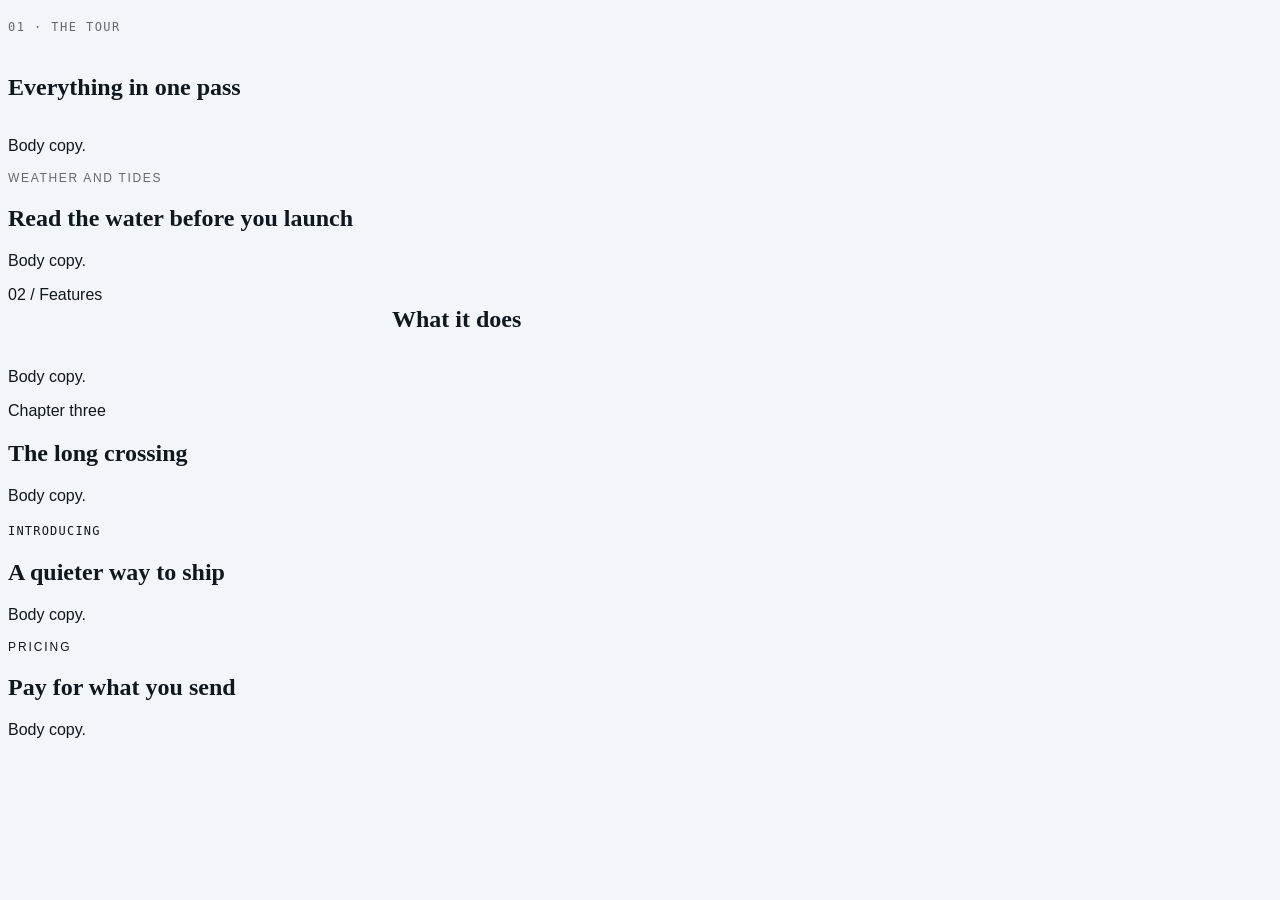
<file: .claude/skills/hallmark/scripts/fixtures/eyebrow-fail/index.html>
<!doctype html>
<!--
  Gate 54 fixture: MUST FAIL, six times.

  Every case here was invisible to the pre-1.3 detector, which keyed on
  `grid-template-columns` in the CSS and so only ever saw one geometry.
  Assertion (run from this directory):

    node ../../sloplint.mjs . --json | node -e "let s='';process.stdin.on('data',d=>s+=d).on('end',()=>console.log(JSON.parse(s).findings.filter(f=>f.gate==='54'&&f.grade==='FAIL').length))"
    # expected: 6

  Scoped to gate 54 on purpose: this file is deliberately slop in other ways too.
-->
<html lang="en">
<head>
<meta charset="utf-8">
<meta name="viewport" content="width=device-width, initial-scale=1">
<title>Gate 54 eyebrow fixture (must fail)</title>
<style>
/* Hallmark · macrostructure: fixture · tone: n/a · anchor hue: 250 · hero: Settled/H1 */
/* Hallmark · pre-emit critique: P3 H3 E3 S3 R3 V3 · weakest: all - this is a fixture */
:root {
  --color-paper: oklch(97% 0.006 250); --color-ink: oklch(20% 0.02 250);
  --color-muted: oklch(52% 0.015 250);
  --font-display: "Fraunces", serif; --font-body: "Public Sans", sans-serif;
  --font-label: "Geist Mono", monospace;
  --text-xs: 0.75rem; --tracking-label: 0.12em;
}
html, body { overflow-x: clip; }
body { background: var(--color-paper); color: var(--color-ink); font-family: var(--font-body); }
h1, h2, h3 { font-family: var(--font-display); }

/* 1: flex column. No grid anywhere; the old check could not see this. */
.a__head { display: flex; flex-direction: column; gap: 0.5rem; }
.a__eyebrow { font-family: var(--font-label); text-transform: uppercase;
  letter-spacing: var(--tracking-label); font-size: var(--text-xs); color: var(--color-muted); }

/* 2: plain block stack, and a class name outside the label vocabulary.
       Caught by resolved CSS alone: uppercase + tracking + small size. */
.b__strand { text-transform: uppercase; letter-spacing: 0.14em; font-size: 0.75rem;
  color: var(--color-muted); }

/* 3: the classic side-by-side grid. Regression guard for the old behaviour. */
.c__head { display: grid; grid-template-columns: minmax(0, 0.4fr) minmax(0, 1fr); gap: 2rem; }

/* 4: multi-column head declared ONLY inside a max-width block. The old check
       skipped every max-width rule, so this shape was a free pass. */
@media (max-width: 48rem) {
  .d__head { display: grid; grid-template-columns: 1fr 2fr; }
}

/* 5: class-less heading. The old check required a semantic match on the head
       wrapper's own classes to even look. */
.e__mark { font-family: var(--font-label); text-transform: uppercase;
  letter-spacing: 0.1em; font-size: 0.75rem; }

/* 6: "overline" was not in the old vocabulary at all. */
.overline { font-size: 0.75rem; letter-spacing: 0.16em; text-transform: uppercase; }
</style>
</head>
<body>

<!-- 1 · flex column stack -->
<section>
  <div class="a__head">
    <p class="a__eyebrow">01 · The tour</p>
    <h2>Everything in one pass</h2>
  </div>
  <p>Body copy.</p>
</section>

<!-- 2 · plain block stack, non-vocabulary class, CSS signals only -->
<section>
  <div>
    <p class="b__strand">Weather and tides</p>
    <h2>Read the water before you launch</h2>
  </div>
  <p>Body copy.</p>
</section>

<!-- 3 · side-by-side grid (the only shape the old gate caught) -->
<section>
  <div class="c__head">
    <span class="eyebrow">02 / Features</span>
    <h2>What it does</h2>
  </div>
  <p>Body copy.</p>
</section>

<!-- 4 · two-column head hidden inside a max-width query -->
<section>
  <div class="d__head">
    <span class="kicker">Chapter three</span>
    <h2>The long crossing</h2>
  </div>
  <p>Body copy.</p>
</section>

<!-- 5 · class-less heading under a labelled span -->
<section>
  <div>
    <span class="e__mark">Introducing</span>
    <h2>A quieter way to ship</h2>
  </div>
  <p>Body copy.</p>
</section>

<!-- 6 · the word the old vocabulary never knew -->
<section>
  <div>
    <p class="overline">Pricing</p>
    <h2>Pay for what you send</h2>
  </div>
  <p>Body copy.</p>
</section>

</body>
</html>
</file>
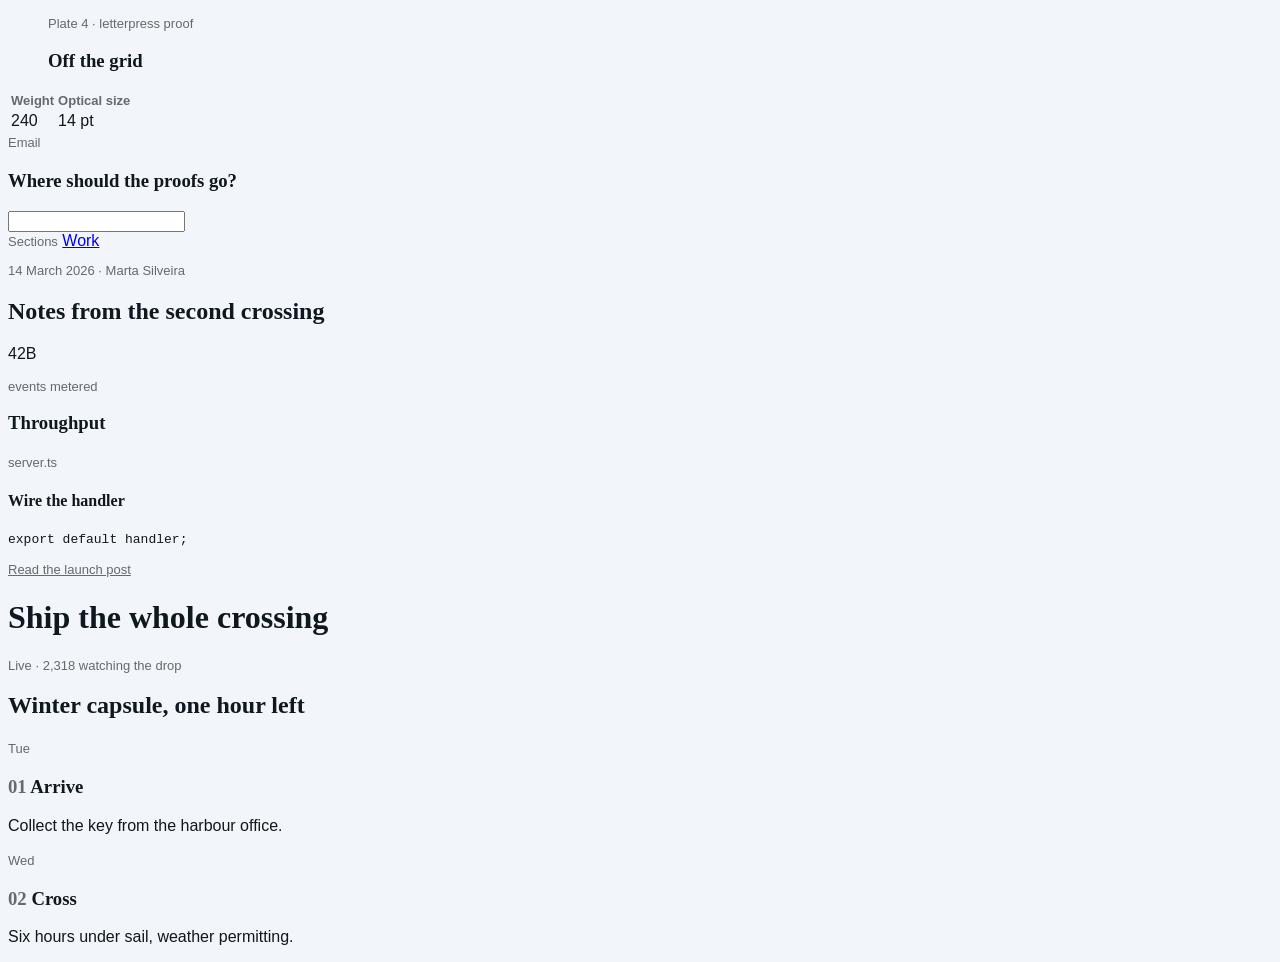
<file: .claude/skills/hallmark/scripts/fixtures/eyebrow-pass/index.html>
<!doctype html>
<!--
  Gate 54 fixture: MUST NOT FAIL.

  Ten shapes that look like an eyebrow to a naive detector and are not one.
  Each carries a fact, a destination, or an identifier the reader would
  otherwise lack: the exceptions gate 54 lists in references/gates.md.

  Assertion (run from this directory):

    node ../../sloplint.mjs . --json | node -e "let s='';process.stdin.on('data',d=>s+=d).on('end',()=>console.log(JSON.parse(s).findings.filter(f=>f.gate==='54').length))"
    # expected: 0

  Scoped to gate 54: this file makes no claim to be clean on the other gates.
-->
<html lang="en">
<head>
<meta charset="utf-8">
<meta name="viewport" content="width=device-width, initial-scale=1">
<title>Gate 54 carve-out fixture (must pass)</title>
<meta name="description" content="Fragments that sit near a heading without announcing it; gate 54 must stay quiet on every one.">
<style>
/* Hallmark · shape: fixture · genre: editorial · theme: fixture (by request)
 * hero: Settled · nav: none · footer: none · enrichment: none · signature: none, this is a gate 54 fixture
 * axes: light/roman-serif/cool · posture: restrained · contrast: pass · fold: n/a · v2.0.0 */
/* Hallmark · pre-emit critique: P3 H3 E3 S3 R3 V3 · weakest: all, this is a fixture */
/* Hallmark · answered F21 · unrelated fragments in one file, not a single document outline */
:root {
  --color-paper: oklch(97% 0.006 250); --color-ink: oklch(20% 0.02 250);
  --color-muted: oklch(52% 0.015 250); --color-accent: oklch(52% 0.14 250); --color-accent-ink: oklch(98% 0.005 250);
  --font-display: "Fraunces", serif; --font-body: "Public Sans", sans-serif;
  --font-label: var(--font-body);
  --text-xs: 0.8125rem;
}
html, body { overflow-x: clip; }
html { scrollbar-color: var(--color-muted) var(--color-paper); }
body { background: var(--color-paper); color: var(--color-ink); font-family: var(--font-body); caret-color: var(--color-accent); }
::selection { background: color-mix(in oklab, var(--color-accent) 22%, transparent); color: var(--color-ink); }
:focus-visible { outline: 2px solid var(--color-accent); outline-offset: 2px; }
a:active, button:active { transform: translateY(1px); }
button:disabled { opacity: 0.55; cursor: not-allowed; }
h1, h2, h3, h4 { font-family: var(--font-display); text-wrap: balance; }
.label { font-family: var(--font-label); font-size: var(--text-xs); color: var(--color-muted); }
.steps { list-style: none; counter-reset: step; padding: 0; }
.steps li { counter-increment: step; }
.steps li h3::before { content: counter(step, decimal-leading-zero) "  "; color: var(--color-muted); }
</style>
</head>
<body>

<!-- 1 · figcaption. Identifier, and it names something that is present. -->
<figure>
  <figcaption class="label">Plate 4 · letterpress proof</figcaption>
  <h3>Off the grid</h3>
</figure>

<!-- 2 · table column header. Identifier. -->
<table>
  <thead><tr><th class="label">Weight</th><th class="label">Optical size</th></tr></thead>
  <tbody><tr><td>240</td><td>14 pt</td></tr></tbody>
</table>

<!-- 3 · form field label. Identifier, bound to its control. -->
<form>
  <div>
    <label class="label" for="email">Email</label>
    <h3>Where should the proofs go?</h3>
    <input id="email" type="email">
  </div>
</form>

<!-- 4 · nav label. Destination. -->
<nav>
  <div>
    <span class="label">Sections</span>
    <h2 hidden>Navigation</h2>
    <a href="/work">Work</a>
  </div>
</nav>

<!-- 5 · dateline. Fact: the date appears nowhere else. -->
<article>
  <p class="label"><time datetime="2026-03-14">14 March 2026</time> · Marta Silveira</p>
  <h2>Notes from the second crossing</h2>
</article>

<!-- 6 · unit label AFTER the figure it labels. Order is the discriminator. -->
<section>
  <div>
    <p class="stat__num">42B</p>
    <p class="label">events metered</p>
  </div>
  <h3>Throughput</h3>
</section>

<!-- 7 · code filename tab. Identifier: a real path. -->
<section>
  <div>
    <span class="label">server.ts</span>
    <h4>Wire the handler</h4>
  </div>
  <pre><code>export default handler;</code></pre>
</section>

<!-- 8 · linked announcement chip. Destination, and it goes somewhere real. -->
<header>
  <div>
    <a class="label" href="/changelog/v2">Read the launch post</a>
    <h1>Ship the whole crossing</h1>
  </div>
</header>

<!-- 9 · live telemetry above a headline. Fact, and the digits prove it. -->
<section>
  <div>
    <p class="label">Live · 2,318 watching the drop</p>
    <h1>Winter capsule, one hour left</h1>
  </div>
</section>

<!-- 10 · a real <ol>. The numbers come from counter(), not from typed labels;
         a genuine per-step identifier rides along without becoming a kicker. -->
<ol class="steps">
  <li>
    <span class="label">Tue</span>
    <h3>Arrive</h3>
    <p>Collect the key from the harbour office.</p>
  </li>
  <li>
    <span class="label">Wed</span>
    <h3>Cross</h3>
    <p>Six hours under sail, weather permitting.</p>
  </li>
</ol>

</body>
</html>
</file>
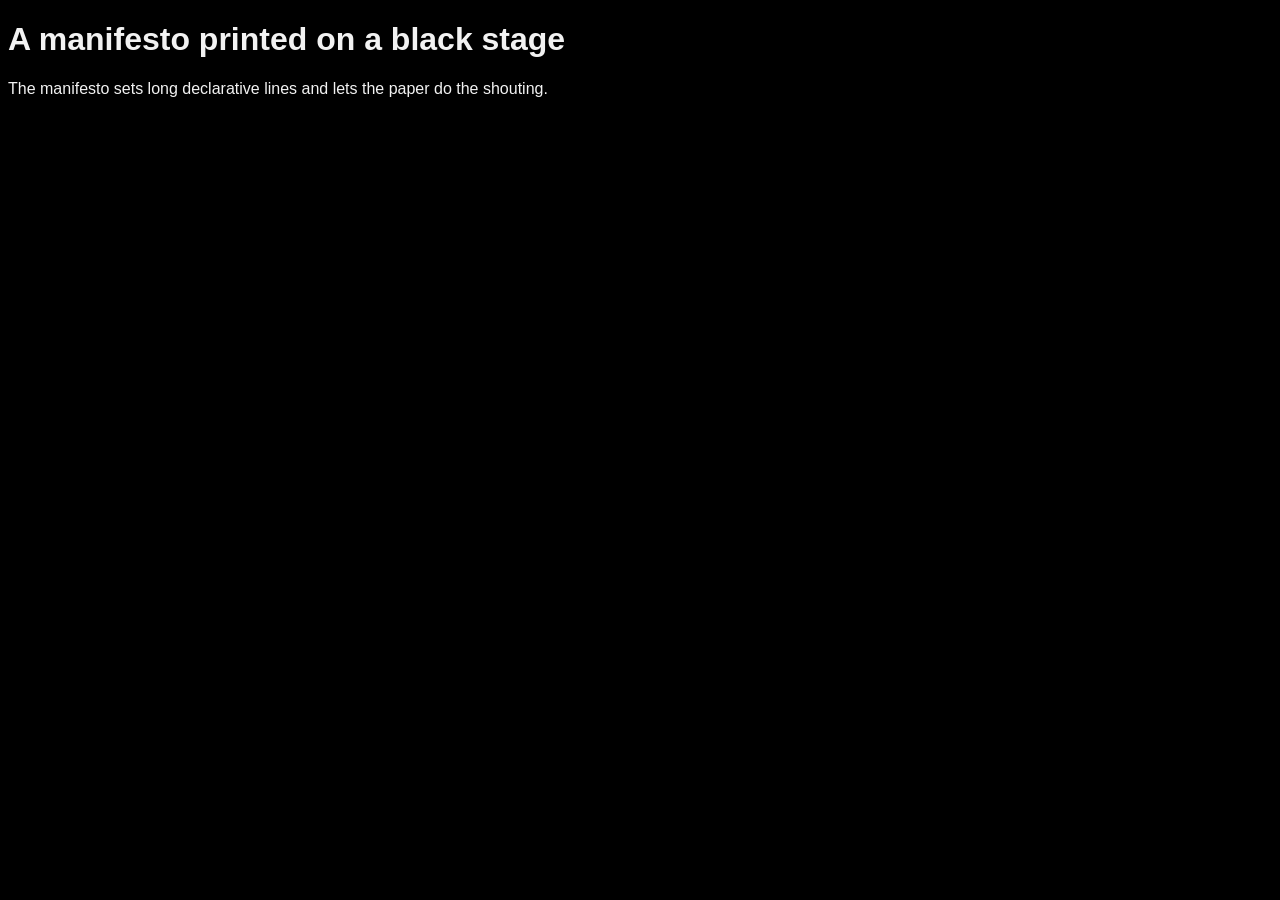
<file: .claude/skills/hallmark/scripts/fixtures/waiver/index.html>
<!doctype html>
<!--
  Waiver fixture. Five waivers are claimed on a deliberately expressive page:
  four are honoured, one is refused because it names a Floor gate, and the build
  ships. There is no cap, so the page is not blocked for being expressive; what
  it gets instead is a NOTE saying four waivers is a house style, not exceptions.

  Assertion (run from this directory):

    node ../../sloplint.mjs . --json | node -e "let s='';process.stdin.on('data',d=>s+=d).on('end',()=>{const j=JSON.parse(s);console.log(JSON.stringify(j.summary))})"
    # expected: fails 0, reflex 0, waived 5, rejected 2, answered 1, notes 1
    # (waived counts findings, not gates: gate 1 fires on both the token and the
    #  h1 rule, and gate 7 on both the token and the body background)

  Case by case:
    waive 40  -> refused, Floor is never waivable, and gate 40 still binds
    waive 7b  -> honoured; the guard (surface: absolute in the stamp) holds
    waive 22  -> honoured
    waive 25  -> honoured (no finding to downgrade on this page)
    waive 1   -> honoured, and trips the >3 house-style NOTE
    answered F3  -> honoured; the Finish finding reports ANSWERED instead of WARN
    answered 40  -> refused; 40 is Floor, and Floor findings are fixed, not answered
-->
<html lang="en">
<head>
<meta charset="utf-8">
<meta name="viewport" content="width=device-width, initial-scale=1">
<title>Waiver fixture</title>
<style>
/* Hallmark · macrostructure: Manifesto · tone: austere · anchor hue: 250 · surface: absolute · nav: N9 · footer: Ft2 · hero: Poster/H1 */
/* Hallmark · pre-emit critique: P5 H4 E5 S4 R5 V4 · weakest: E - fixture, not a real build */
/* Hallmark · waive 40 · contrast measured on the stage · the manifesto is printed white on black */
/* Hallmark · waive 7b · surface: absolute declared, 40-41 pass · the manifesto stage is printed on black paper */
/* Hallmark · waive 22 · neutrals achromatic throughout · the manifesto rules are pure grey by intent */
/* Hallmark · waive 25 · measure runs to 96ch · the manifesto sets long declarative lines */
/* Hallmark · waive 1 · two families declared · the manifesto pairs a display serif with a grotesque */
/* Hallmark · answered F3 · the manifesto head is one word and cannot wrap, so balance has nothing to balance */
/* Hallmark · answered 40 · contrast is fine here honestly */
:root {
  --color-paper: #000;
  --color-ink: oklch(96% 0 250);
  --font-display: Inter, sans-serif;
  --font-body: "Public Sans", sans-serif;
}
html, body { overflow-x: clip; }
body { background: var(--color-paper); color: var(--color-ink); font-family: var(--font-body); }
h1 { font-family: var(--font-display); }
</style>
</head>
<body>
  <h1>A manifesto printed on a black stage</h1>
  <p>The manifesto sets long declarative lines and lets the paper do the shouting.</p>
</body>
</html>
</file>
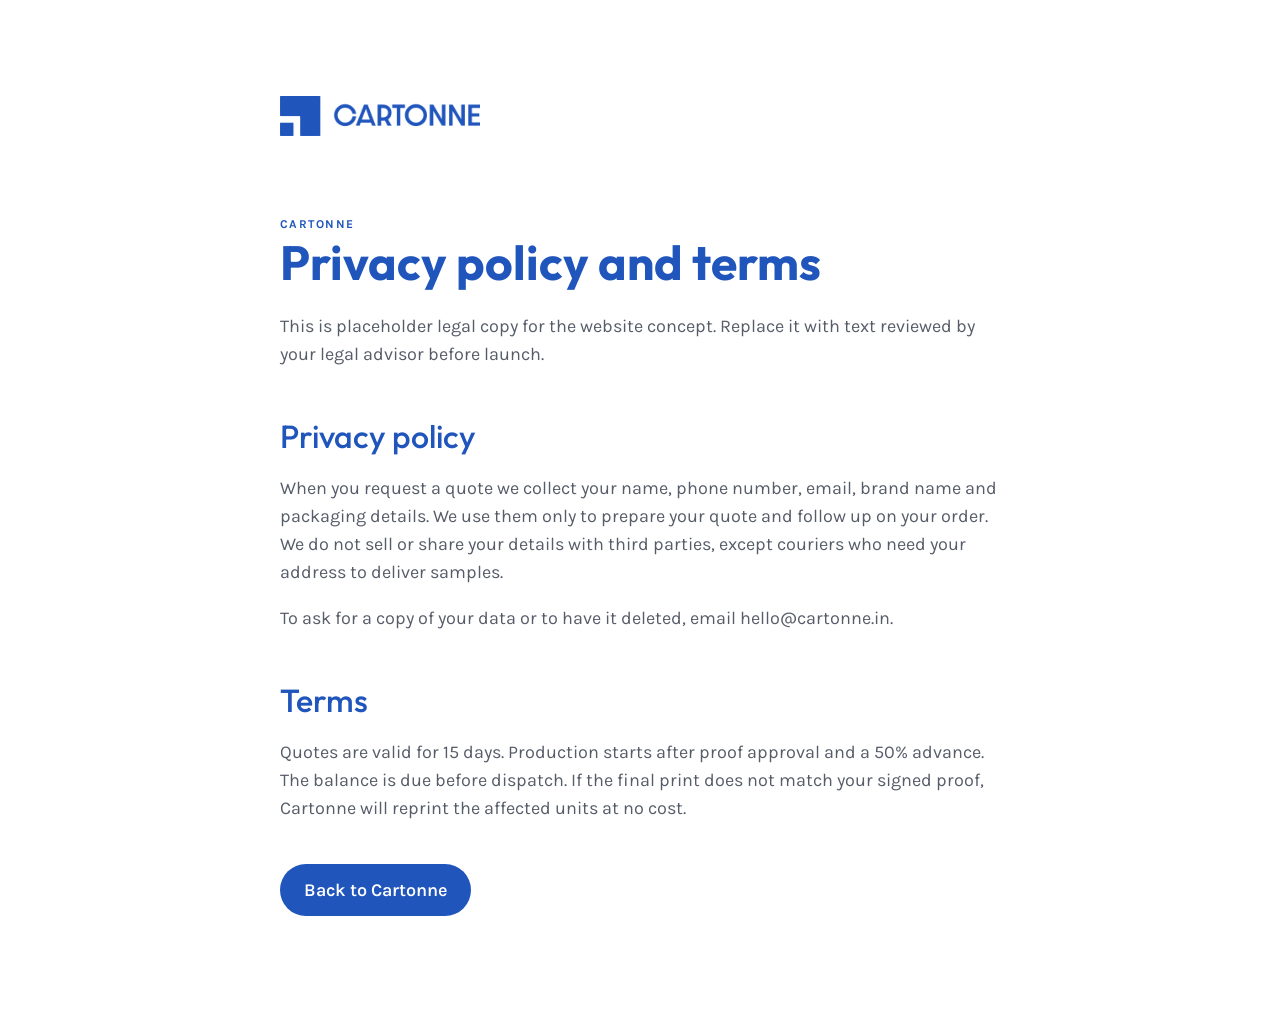
<file: legal.html>
<!doctype html><html lang="en"><head><meta charset="utf-8"><meta name="viewport" content="width=device-width,initial-scale=1"><link href="https://fonts.googleapis.com/css2?family=Karla:wght@400;500;600;700&family=Outfit:wght@500;700&display=swap" rel="stylesheet"><link rel="icon" type="image/png" href="assets/brand/favicon.png"><style>body{margin:0;background:#fff;color:#000;font-family:Karla,system-ui,sans-serif;font-size:18px;line-height:28px}main{max-width:720px;margin:0 auto;padding:96px 16px}h1,h2{font-family:stolzl,Outfit,system-ui,sans-serif;color:#2055BC}h1{font-size:48px;line-height:52px;font-weight:700;margin:0 0 24px;text-wrap:balance}h2{font-size:32px;line-height:40px;font-weight:500;margin:48px 0 12px}p{color:#565C68;text-wrap:pretty}a.btn{display:inline-flex;gap:8px;background:#2055BC;color:#fff;text-decoration:none;font-weight:600;padding:12px 24px;border-radius:9999px;margin-top:24px;transition:transform .5s cubic-bezier(.22,1,.36,1)}a.btn:hover{background:#173F8F;transform:translateY(-2px)}a.btn:focus-visible{outline:2px solid #2055BC;outline-offset:2px}.eyebrow{font-size:12px;line-height:16px;font-weight:700;letter-spacing:.12em;text-transform:uppercase;color:#2055BC}.logo{display:inline-block;margin-bottom:64px}.logo img{width:200px;height:auto;display:block}</style><title>Privacy and terms | Cartonne</title><meta name="robots" content="noindex"></head><body><main>
<a class="logo" href="index.html" aria-label="Cartonne home"><img src="assets/brand/logo-horizontal-blue.png" alt="Cartonne" width="476" height="96"></a><br>
<span class="eyebrow">Cartonne</span><h1>Privacy policy and terms</h1>
<p>This is placeholder legal copy for the website concept. Replace it with text reviewed by your legal advisor before launch.</p>
<h2 id="privacy">Privacy policy</h2>
<p>When you request a quote we collect your name, phone number, email, brand name and packaging details. We use them only to prepare your quote and follow up on your order. We do not sell or share your details with third parties, except couriers who need your address to deliver samples.</p>
<p>To ask for a copy of your data or to have it deleted, email hello@cartonne.in.</p>
<h2 id="terms">Terms</h2>
<p>Quotes are valid for 15 days. Production starts after proof approval and a 50% advance. The balance is due before dispatch. If the final print does not match your signed proof, Cartonne will reprint the affected units at no cost.</p>
<a class="btn" href="index.html">Back to Cartonne</a>
</main></body></html>
</file>
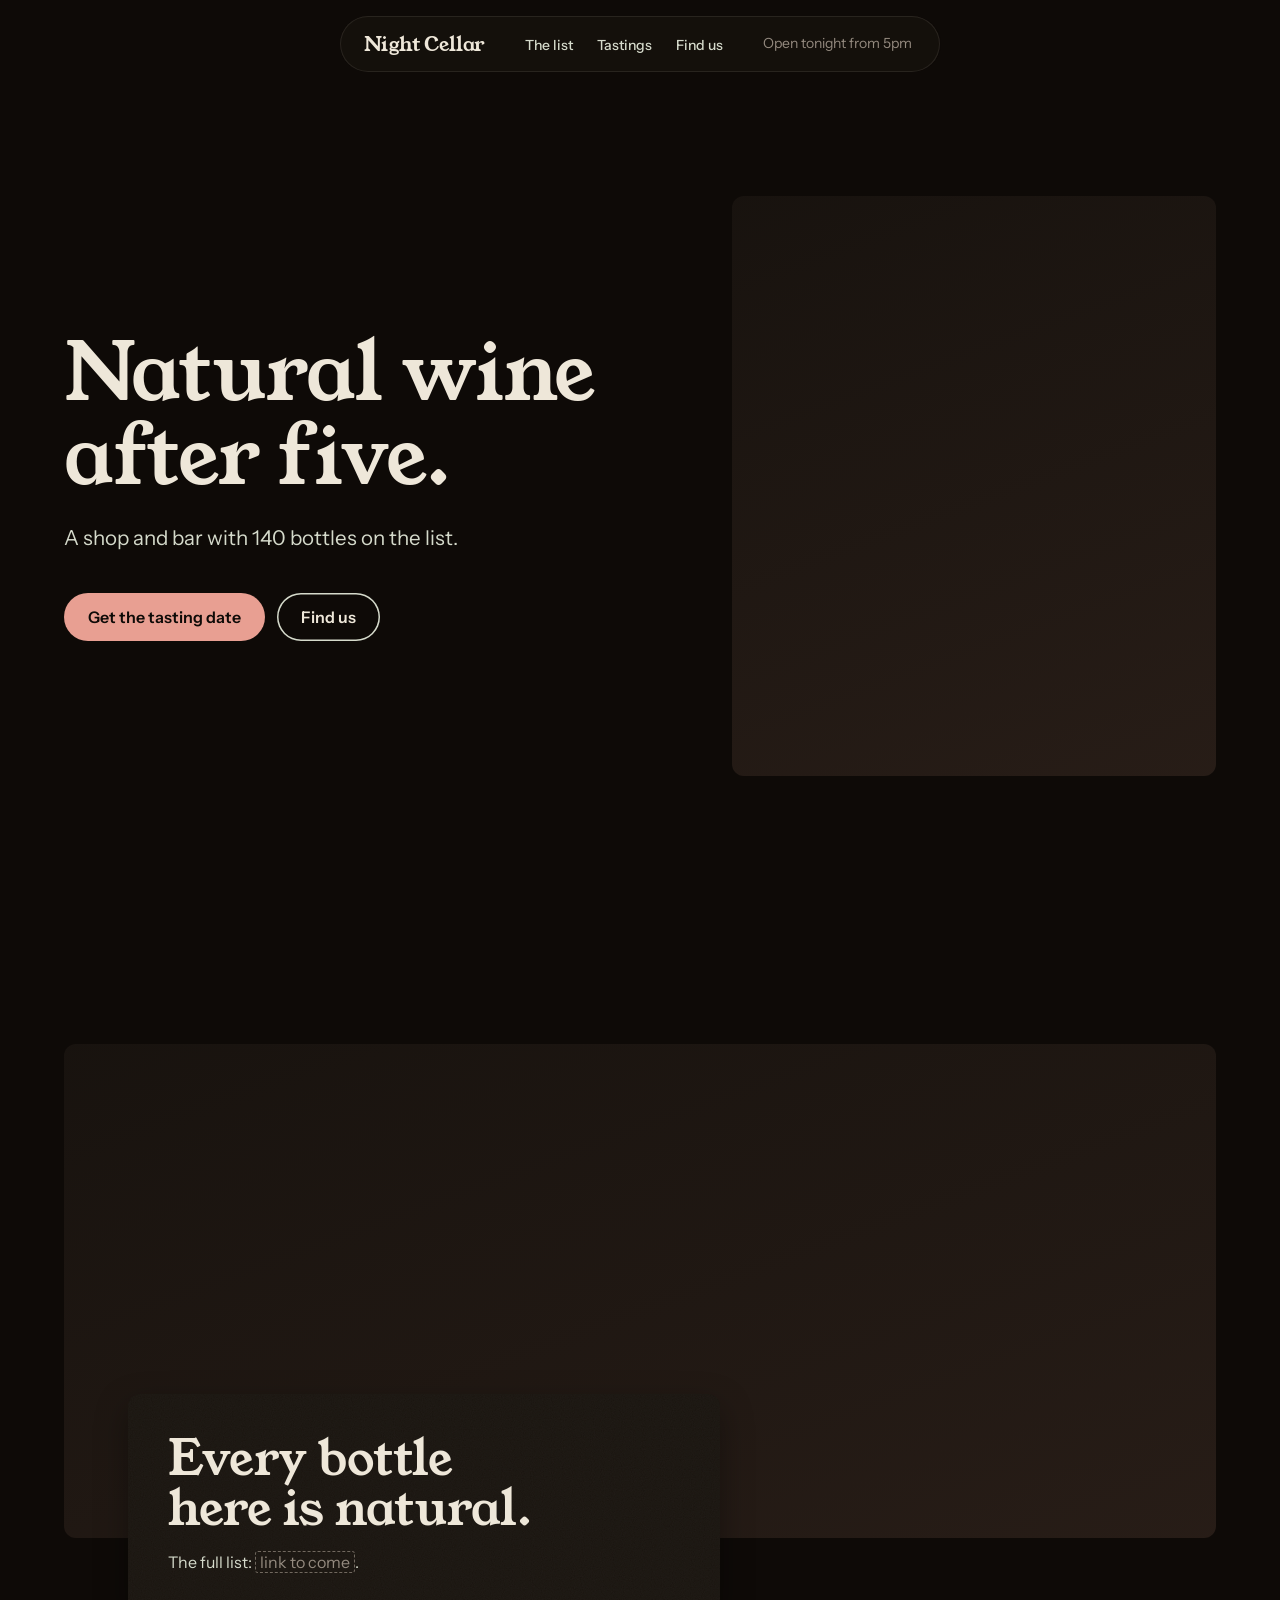
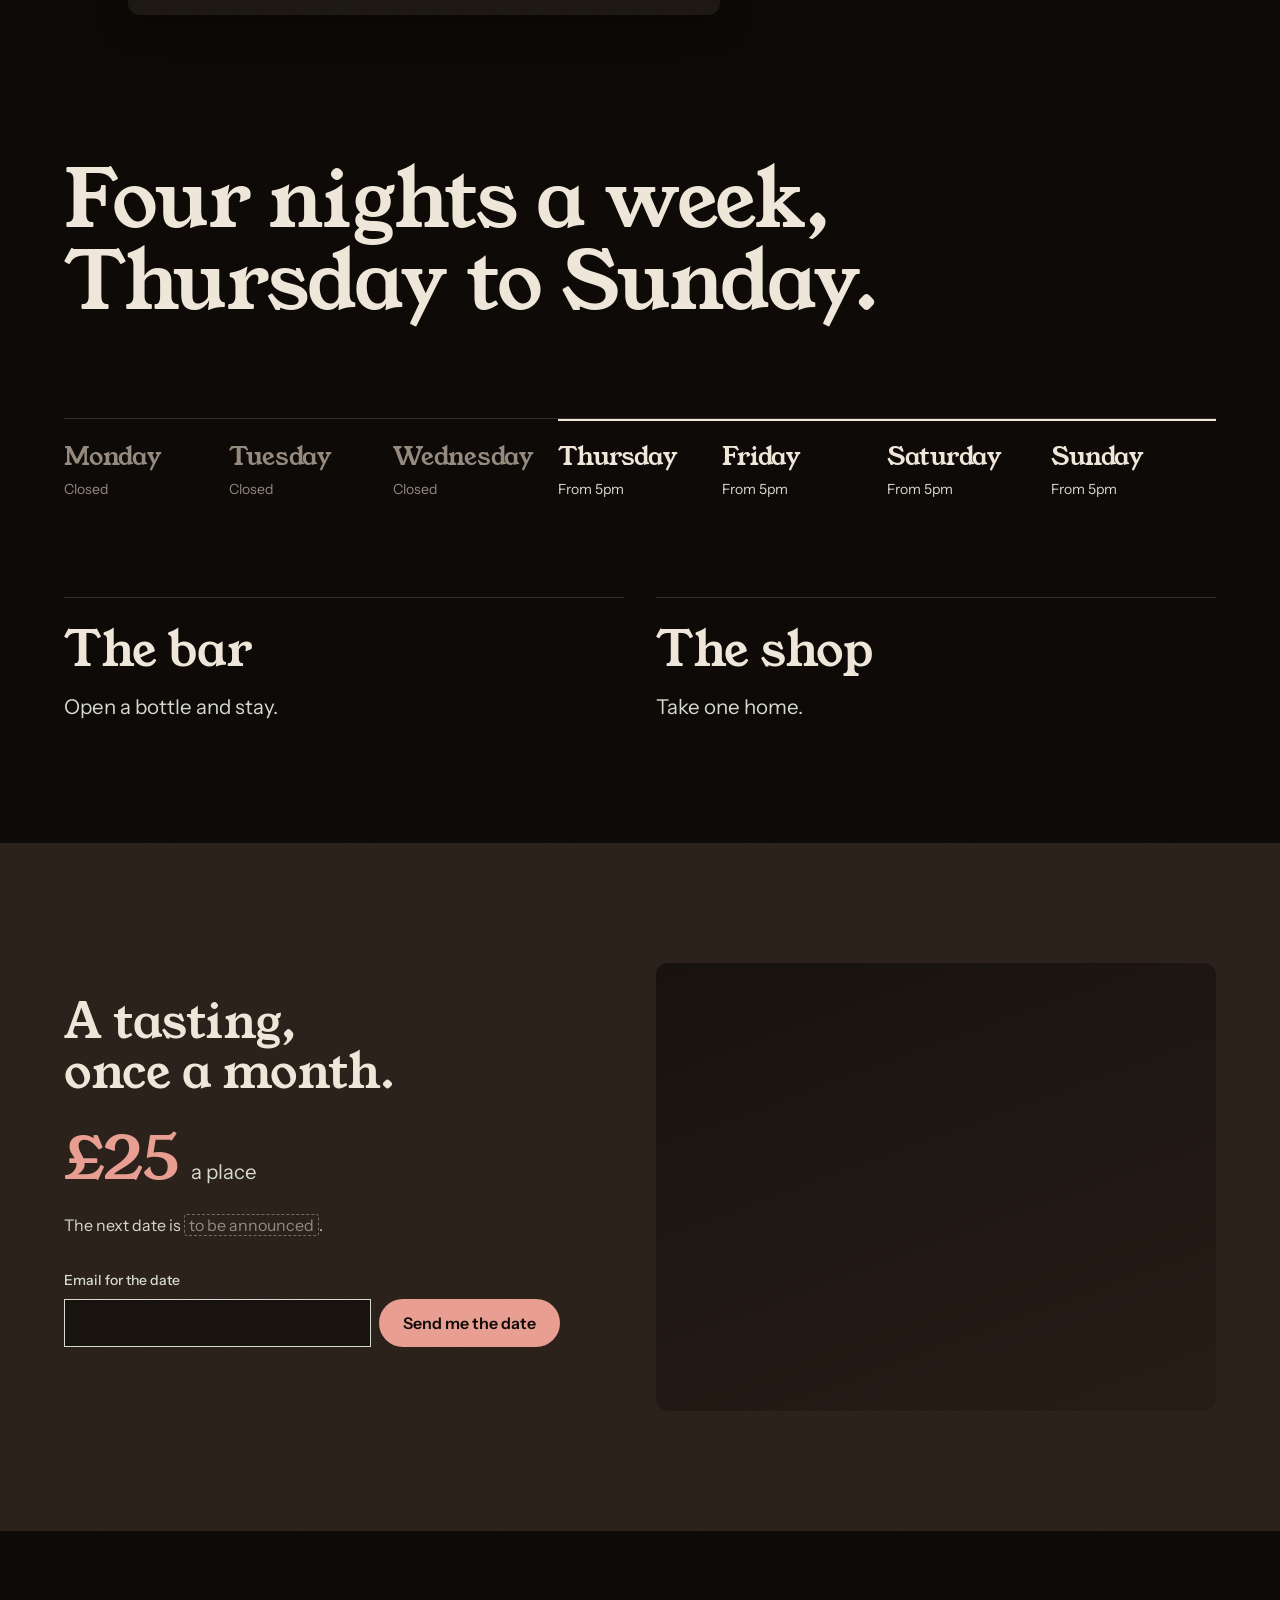
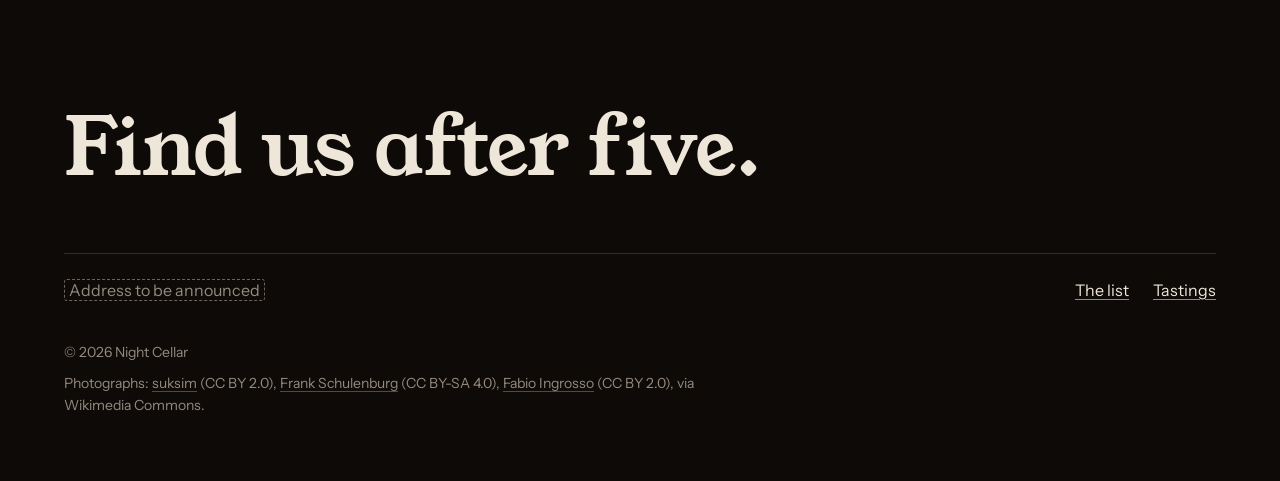
<file: .claude/skills/hallmark/scripts/fixtures/exemplars/atmospheric.html>
<!doctype html>
<html lang="en">
<head>
<meta charset="utf-8">
<meta name="viewport" content="width=device-width, initial-scale=1">
<title>Night Cellar: natural wine after five, Thursday to Sunday</title>
<meta name="description" content="Night Cellar is a natural wine shop and bar with 140 bottles on the list, open Thursday to Sunday from 5pm, with a tasting once a month.">
<link rel="preconnect" href="https://fonts.googleapis.com">
<link rel="preconnect" href="https://fonts.gstatic.com" crossorigin>
<link href="https://fonts.googleapis.com/css2?family=Young+Serif&family=Instrument+Sans:wght@400;500;600&display=swap" rel="stylesheet">
<style>
/* Hallmark · job: visit · shape: Photographic · genre: atmospheric · theme: Spore (by request)
 * hero: Settled · nav: floating pill · footer: statement · imagery: photographs, library 3, warm con=6 exp=-4 · signature: a pour into the decanter after five beside the head, with tonight's door in the nav · spore: cellar
 * axes: dark/roman-serif/warm · posture: committed · contrast: pass · fold: pass · v2.0.0 */
/* Hallmark · pre-emit critique: P4 H4 E4 S4 R5 V4 · weakest: S, the photographs are a stand-in bar; every head carries a fact from the brief, the pour is pink like the one signal, and the nav reads tonight's door from the brief's hours */
/* Hallmark · hero-review: in-thread · ship · 0 findings · finish-review: subagent · fix · 5 findings · 5 resolved · gap: the maker's-log voice can name no bottle until the user gives the list */
:root {
  color-scheme: dark;
  --space-3xs: 2px; --space-2xs: 4px; --space-xs: 8px; --space-sm: 12px; --space-md: 16px; --space-lg: 24px; --space-xl: 40px; --space-2xl: 64px; --space-3xl: 96px; --space-4xl: 144px;
  --text-xs: 0.8125rem; --text-sm: 0.875rem; --text-md: 1rem; --text-lg: 1.25rem; --text-xl: 1.5625rem; --text-2xl: 1.953rem; --text-3xl: 2.441rem;
  --text-display-s: clamp(2.25rem, 4vw + 0.5rem, 3.75rem); --text-display: clamp(2.75rem, 5vw + 1rem, 5.25rem);
  --text-section: clamp(2rem, 2.5vw + 1rem, 3.5rem); --text-title: clamp(1.25rem, 0.75vw + 0.875rem, 1.625rem); --text-lead: clamp(1.125rem, 0.35vw + 1rem, 1.375rem);
  --ease-out: cubic-bezier(0.16, 1, 0.3, 1); --ease-in: cubic-bezier(0.7, 0, 0.84, 0); --ease-in-out: cubic-bezier(0.65, 0, 0.35, 1);
  --dur-micro: 120ms; --dur-short: 220ms; --dur-long: 420ms;
  --color-error: oklch(72% 0.15 27); --color-success: oklch(76% 0.13 150);
  --container: 1440px; --gutter: 64px; --gap-columns: 32px; --section-gap-s: 120px; --section-gap: 144px; --section-gap-l: 176px;
  --z-base: 1; --z-raised: 10; --z-dropdown: 100; --z-sticky: 200; --z-sticky-nav: 300; --z-modal: 400; --z-toast: 500; --z-tooltip: 600;
  --color-paper: oklch(15% 0.01 60); --color-paper-2: oklch(19% 0.012 60); --color-paper-3: oklch(24% 0.02 50);
  --color-ink: oklch(93% 0.02 85); --color-ink-2: oklch(88% 0.02 120); --color-muted: oklch(64% 0.02 70);
  --color-rule: oklch(30% 0.015 60);
  --color-accent: oklch(77% 0.09 30); --color-accent-2: oklch(86% 0.06 30); --color-accent-ink: oklch(15% 0.01 60); --color-focus: oklch(86% 0.06 30);
  --font-display: "Young Serif", Georgia, serif; --font-body: "Instrument Sans", ui-sans-serif, system-ui, sans-serif;
  --font-outlier: "DM Mono", ui-monospace, monospace;
  --radius-card: 12px; --radius-pill: 999px; --rule-hair: 1px;
  --shadow-card: 0 12px 32px oklch(8% 0.01 60 / 0.35);
  --tracking-display: -0.01em;
  --grain: 0.15; --display-weight: 400;
}
*, *::before, *::after { box-sizing: border-box; }
html, body { overflow-x: clip; }
html { scrollbar-color: var(--color-muted) var(--color-paper); scroll-padding-top: var(--space-3xl); }
body { margin: 0; background: var(--color-paper); color: var(--color-ink); font-family: var(--font-body); font-size: var(--text-md); line-height: 1.55; -webkit-font-smoothing: antialiased; caret-color: var(--color-accent); }
::selection { background: color-mix(in oklab, var(--color-accent) 22%, transparent); color: var(--color-ink); }
:focus-visible { outline: 2px solid var(--color-focus); outline-offset: 2px; }
a { color: inherit; text-decoration-thickness: 1px; text-underline-offset: 0.16em; }
h1, h2, h3 { margin: 0; font-family: var(--font-display); font-weight: var(--display-weight, 700); font-synthesis: none; letter-spacing: var(--tracking-display); line-height: 1.05; overflow-wrap: break-word; min-width: 0; text-wrap: balance; }
h1 { max-width: 20ch; font-size: var(--text-display); } h2 { max-width: 30ch; font-size: var(--text-section); } h3 { max-width: 40ch; font-size: var(--text-title); line-height: 1.2; }
.lead { font-size: var(--text-lead); line-height: 1.45; max-width: 52ch; }
p { margin: 0; text-wrap: pretty; }
p:not([class]) { max-width: 65ch; }
img, video { max-width: 100%; height: auto; display: block; }
svg { display: block; }
[hidden] { display: none !important; }
button, input, select, textarea { font: inherit; }
.container { width: 100%; max-width: var(--container); margin-inline: auto; padding-inline: var(--gutter); box-sizing: border-box; }
.num, .figure, td.num { font-variant-numeric: tabular-nums; }
.visually-hidden { position: absolute; width: 1px; height: 1px; overflow: hidden; clip-path: inset(50%); white-space: nowrap; }
[data-slot] { position: relative; overflow: hidden; background: linear-gradient(160deg, var(--color-paper-2, var(--color-paper)), var(--color-paper-3, var(--color-paper))); }
[data-slot] > img { position: absolute; inset: 0; width: 100%; height: 100%; object-fit: cover; z-index: 1; }
[data-slot]:has(> img) > :not(img):not([data-keep]) { display: none !important; }
@media (max-width: 60rem) { :root { --gutter: 24px; --section-gap-s: 80px; --section-gap: 96px; --section-gap-l: 120px; } }
@media (max-width: 40rem) { :root { --gutter: 16px; --section-gap-s: 56px; --section-gap: 72px; --section-gap-l: 96px; --gap-columns: 16px; } }
@media (prefers-reduced-motion: reduce) { *:not(.keep-motion), *:not(.keep-motion)::before, *:not(.keep-motion)::after { animation-duration: 0.01ms !important; animation-iteration-count: 1 !important; transition-duration: 0.01ms !important; scroll-behavior: auto !important; } }
/* photographs: warm con=6 exp=-4 */
[data-slot] > img { filter: sepia(0.28) saturate(0.94) contrast(1.06) brightness(0.96); }
/* Page */
*, *::before, *::after { box-sizing: border-box; }
.skip { position: absolute; left: var(--space-md); top: calc(-1 * var(--space-3xl)); z-index: var(--z-toast); padding: var(--space-xs) var(--space-md); border-radius: var(--radius-pill); background: var(--color-ink); color: var(--color-paper); }
.skip:focus-visible { top: var(--space-md); }

/* Controls: the theme's pair */
.btn { display: inline-flex; align-items: center; justify-content: center; min-height: 48px; padding: 0 var(--space-lg); border: 0; border-radius: var(--radius-pill); font: 600 var(--text-md)/1 var(--font-body); white-space: nowrap; text-decoration: none; cursor: pointer; transition: background-color var(--dur-micro) var(--ease-out), box-shadow var(--dur-micro) var(--ease-out), transform var(--dur-micro) var(--ease-out); }
.btn--primary { background: var(--color-accent); color: var(--color-accent-ink); }
.btn--primary:hover { background: var(--color-accent-2); }
.btn--secondary { background: transparent; color: var(--color-ink); box-shadow: inset 0 0 0 1.5px var(--color-ink-2); }
.btn--secondary:hover { background: var(--color-paper-3); }
.btn:active { transform: translateY(1px); }
.btn:focus-visible { outline: 2px solid var(--color-focus); outline-offset: 3px; }
.btn:disabled, .btn[aria-disabled="true"] { opacity: 0.55; cursor: not-allowed; transform: none; }
.btn[aria-busy="true"] { cursor: progress; }
.actions { display: flex; flex-wrap: wrap; gap: var(--space-sm); }

/* Nav: a floating pill on a blur, the genre's one glass */
.nav { position: fixed; top: var(--space-md); left: 0; right: 0; z-index: var(--z-sticky-nav); display: flex; justify-content: center; padding-inline: var(--gutter); pointer-events: none; }
.nav__pill { pointer-events: auto; display: flex; align-items: center; gap: var(--space-xl); min-height: 56px; padding: var(--space-2xs) var(--space-2xs) var(--space-2xs) var(--space-lg); border-radius: var(--radius-pill); background: color-mix(in oklab, var(--color-paper-2) 74%, transparent); -webkit-backdrop-filter: blur(14px); backdrop-filter: blur(14px); box-shadow: inset 0 0 0 1px color-mix(in oklab, var(--color-ink) 9%, transparent); }
.wordmark { font: 400 var(--text-lg)/1 var(--font-display); letter-spacing: var(--tracking-display); color: var(--color-ink); text-decoration: none; white-space: nowrap; }
.nav__links { display: flex; gap: var(--space-lg); margin: 0; padding: 0; list-style: none; }
.nav__links a { font-size: var(--text-sm); font-weight: 500; color: var(--color-ink-2); text-decoration: none; text-underline-offset: 0.3em; white-space: nowrap; }
.nav__links a:hover { color: var(--color-ink); text-decoration: underline; text-decoration-color: var(--color-accent); }
.nav__links a:active { color: var(--color-accent-2); }
.wordmark:focus-visible, .nav__links a:focus-visible { outline: 2px solid var(--color-focus); outline-offset: 4px; border-radius: var(--radius-pill); }
.nav__door { margin: 0; padding-right: var(--space-lg); font-size: var(--text-sm); color: var(--color-muted); white-space: nowrap; }

/* Photographs */
.photo { position: relative; margin: 0; border-radius: var(--radius-card); }
.photo > img { border-radius: inherit; outline: var(--rule-hair) solid color-mix(in oklab, var(--color-ink) 8%, transparent); outline-offset: -1px; }

/* Hero: Settled, the pour standing beside the head */
.hero { display: grid; align-items: center; min-height: 100dvh; padding-block: calc(56px + var(--space-xl)) var(--space-lg); box-sizing: border-box; }
.hero__grid { display: grid; grid-template-columns: minmax(0, 1fr) minmax(0, min(35rem, 42%)); column-gap: var(--space-3xl); align-items: center; }
.hero__text { display: grid; gap: var(--space-lg); }
.hero__text h1 { max-width: 13ch; }
.hero__text .lead { color: var(--color-ink-2); max-width: 34ch; }
.hero__text .actions { margin-top: var(--space-md); }
.hero__photo { aspect-ratio: 5 / 6; max-height: calc(100dvh - 56px - var(--space-3xl) - var(--space-xl)); }

@media (max-width: 60rem) {
  .nav { padding-inline: var(--space-md); }
  .nav__pill { gap: var(--space-md); padding-left: var(--space-md); }
  .nav__links { display: none; }
  .hero { min-height: 0; padding-block: calc(56px + var(--space-3xl)) var(--space-2xl); }
  .hero__grid { grid-template-columns: minmax(0, 1fr); row-gap: var(--space-xl); }
  .hero__photo { max-height: none; }
}

/* Grain: the theme's speck, on a band or a panel, never on a photograph */
.grained { position: relative; isolation: isolate; }
.grained::after { content: ""; position: absolute; inset: 0; z-index: var(--z-base); border-radius: inherit; pointer-events: none; opacity: var(--grain); mix-blend-mode: screen;
  background-image: url("data:image/svg+xml,%3Csvg xmlns='http://www.w3.org/2000/svg' width='200' height='200'%3E%3Cfilter id='n'%3E%3CfeTurbulence type='fractalNoise' baseFrequency='0.9' numOctaves='2'/%3E%3CfeColorMatrix values='0 0 0 0 0.6 0 0 0 0 0.55 0 0 0 0 0.45 0 0 0 0.35 0'/%3E%3C/filter%3E%3Crect width='200' height='200' filter='url(%23n)'/%3E%3C/svg%3E"); }
.grained > * { position: relative; z-index: var(--z-raised); }

/* The list: the racks edge to edge, the head on a grained plate across its foot */
.list { padding-top: var(--section-gap); }
.list__photo { aspect-ratio: 21 / 9; }
.plate { display: grid; gap: var(--space-md); width: min(100%, 37rem); margin: calc(-1 * var(--space-4xl)) 0 0 var(--space-2xl); padding: var(--space-xl); border-radius: var(--radius-card); background: var(--color-paper-2); box-shadow: var(--shadow-card); z-index: var(--z-raised); }
.plate__more { color: var(--color-ink-2); }

/* Four nights: the week set in type, the open nights lit, the dark ones left dim */
.nights { margin-top: var(--section-gap); }
.statement { max-width: 18ch; font-size: var(--text-display); line-height: 1.02; }
.week { display: grid; grid-template-columns: repeat(7, minmax(0, 1fr)); margin: var(--space-3xl) 0 0; padding: 0; list-style: none; border-top: var(--rule-hair) solid var(--color-rule); }
.week__day { display: grid; gap: var(--space-xs); padding: var(--space-lg) var(--space-md) 0 0; }
.week__name { font: 400 var(--text-xl)/1.1 var(--font-display); letter-spacing: var(--tracking-display); }
.week__hours { font-size: var(--text-sm); color: var(--color-ink-2); }
.week__day.is-open { box-shadow: inset 0 2px 0 var(--color-ink); }
.week__day.is-shut .week__name, .week__day.is-shut .week__hours { color: var(--color-muted); }
.ways { display: grid; grid-template-columns: repeat(2, minmax(0, 1fr)); column-gap: var(--gap-columns); margin-top: var(--space-3xl); }
.way { display: grid; gap: var(--space-sm); padding-top: var(--space-lg); border-top: var(--rule-hair) solid var(--color-rule); }
.way h3 { font-size: var(--text-section); max-width: none; }
.way p { font-size: var(--text-lead); color: var(--color-ink-2); }

/* Tastings: the one band, grained, the price in pink */
.tastings { margin-top: var(--section-gap-s); padding-block: var(--section-gap-s); background: var(--color-paper-3); }
.tastings__grid { display: grid; grid-template-columns: repeat(2, minmax(0, 1fr)); column-gap: var(--gap-columns); align-items: center; }
.tastings__text { display: grid; gap: var(--space-lg); padding-right: var(--space-2xl); }
.tastings__text > p:not([class]) { color: var(--color-ink-2); }
.price { display: flex; align-items: baseline; gap: var(--space-sm); margin-top: var(--space-xs); color: var(--color-ink-2); font-size: var(--text-lead); }
.price__figure { font: 400 var(--text-display-s)/1 var(--font-display); letter-spacing: var(--tracking-display); color: var(--color-accent); font-variant-numeric: lining-nums tabular-nums; }
.tastings__photo { aspect-ratio: 5 / 4; min-height: 440px; }
.fill { padding: 0 0.25em; border: 1px dashed color-mix(in oklch, var(--color-muted) 70%, transparent); border-radius: 3px; color: var(--color-muted); -webkit-box-decoration-break: clone; box-decoration-break: clone; }

.signup { display: grid; gap: var(--space-xs); margin-top: var(--space-xs); }
.signup label { font-size: var(--text-sm); font-weight: 500; color: var(--color-ink-2); }
.signup__row { display: flex; gap: var(--space-xs); }
.signup input { flex: 1; min-width: 0; min-height: 48px; padding: 0 var(--space-md); border: 1.5px solid var(--color-ink-2); border-radius: 0; background: var(--color-paper-2); color: var(--color-ink); outline: 2px solid transparent; outline-offset: -4px; }
.signup input:hover { background: var(--color-paper); }
.signup input:focus-visible { outline-color: var(--color-focus); }
.signup input[aria-invalid] { border-color: var(--color-error); }
.signup input:disabled { opacity: 0.55; cursor: not-allowed; }
.signup__help { min-height: 1lh; font-size: var(--text-sm); color: var(--color-muted); }

/* Footer: a statement, then the facts and links */
.footer { padding-block: var(--section-gap-l) var(--space-2xl); }
.footer__line { max-width: 16ch; font-size: var(--text-display); line-height: 1.02; }
.footer__row { display: flex; flex-wrap: wrap; justify-content: space-between; align-items: baseline; gap: var(--space-lg); margin-top: var(--space-2xl); padding-top: var(--space-lg); border-top: var(--rule-hair) solid var(--color-rule); }
.footer__where { color: var(--color-ink-2); }
.footer__links { display: flex; flex-wrap: wrap; gap: var(--space-lg); margin: 0; padding: 0; list-style: none; }
.footer__links a { color: var(--color-ink); text-decoration-color: var(--color-muted); white-space: nowrap; }
.footer__links a:hover { text-decoration-color: var(--color-accent); }
.footer__links a:focus-visible { outline: 2px solid var(--color-focus); outline-offset: 3px; }
.legal { margin-top: var(--space-xl); font-size: var(--text-sm); color: var(--color-muted); }
.credits { max-width: 80ch; margin-top: var(--space-xs); font-size: var(--text-sm); line-height: 1.6; color: var(--color-muted); }
.credits span { white-space: nowrap; }
.credits a { color: inherit; text-decoration-color: color-mix(in oklab, var(--color-muted) 50%, transparent); text-underline-offset: 0.2em; }
.credits a:hover { text-decoration-color: var(--color-accent); }

@media (max-width: 60rem) {
  .plate { margin: calc(-1 * var(--space-2xl)) 0 0; padding: var(--space-lg); }
  .list__photo { aspect-ratio: 4 / 3; }
  .week { grid-template-columns: minmax(0, 1fr); margin-top: var(--space-2xl); border-top: 0; }
  .week__day { grid-template-columns: minmax(0, 1fr) auto; align-items: baseline; padding: var(--space-sm) 0; border-top: var(--rule-hair) solid var(--color-rule); }
  .week__day.is-open { box-shadow: none; }
  .week__name { font-size: var(--text-lg); }
  .ways { grid-template-columns: minmax(0, 1fr); row-gap: var(--space-xl); margin-top: var(--space-3xl); }
  .statement, .footer__line { font-size: var(--text-section); }
  .tastings__grid { grid-template-columns: minmax(0, 1fr); row-gap: var(--space-xl); }
  .tastings__text { padding-right: 0; }
  .tastings__photo { min-height: 0; }
}
@media (max-width: 40rem) {
  .signup__row { flex-direction: column; }
}
</style>
<script>document.documentElement.classList.add('js');</script>
</head>
<body>
<a class="skip" href="#main">Skip to content</a>

<header class="nav">
  <nav class="nav__pill" aria-label="Main">
    <a class="wordmark" href="#top" aria-label="Night Cellar, home">Night Cellar</a>
    <ul class="nav__links" role="list">
      <li><a href="#list">The list</a></li>
      <li><a href="#tastings">Tastings</a></li>
      <li><a href="#find">Find us</a></li>
    </ul>
    <p class="nav__door" role="status" id="door">Open Thursday to Sunday</p>
  </nav>
</header>

<main id="main">
  <section class="hero" id="top" aria-labelledby="hero-title">
    <div class="container hero__grid">
      <div class="hero__text">
        <h1 id="hero-title">Natural wine after five.</h1>
        <p class="lead">A shop and bar with 140 bottles on the list.</p>
        <div class="actions">
          <a class="btn btn--primary" href="#tastings">Get the tasting date</a>
          <a class="btn btn--secondary" href="#find">Find us</a>
        </div>
      </div>
      <figure class="photo hero__photo" data-slot="hero" data-alt="A glass being poured at the bar after five">
        <img src="https://upload.wikimedia.org/wikipedia/commons/thumb/b/b1/Pouring_wine_into_a_decanter.jpg/1280px-Pouring_wine_into_a_decanter.jpg" width="3872" height="2592" fetchpriority="high" alt="Wine poured from a bottle into a glass decanter in low light" style="object-position: 42% 50%">
      </figure>
    </div>
  </section>

  <section class="list" id="list" aria-labelledby="list-title">
    <div class="container">
      <figure class="photo list__photo" data-slot="photo-1" data-alt="The bottles on the list, racked in the shop">
        <img src="https://upload.wikimedia.org/wikipedia/commons/thumb/9/9e/Schramsberg_Vineyards%2C_July_2019-7579%2B7580.jpg/1280px-Schramsberg_Vineyards%2C_July_2019-7579%2B7580.jpg" width="6244" height="3903" loading="lazy" alt="A long cellar aisle between racks of bottles laid neck down" style="object-position: 50% 60%">
      </figure>
      <div class="plate grained">
        <h2 id="list-title">Every bottle here is natural.</h2>
        <p class="plate__more">The full list: <span class="fill" data-fill="list">link to come</span>.</p>
      </div>
    </div>
  </section>

  <section class="nights" aria-labelledby="nights-title">
    <div class="container">
      <h2 id="nights-title" class="statement">Four nights a week, Thursday to Sunday.</h2>
      <ol class="week" role="list" aria-label="Opening hours">
        <li class="week__day is-shut"><span class="week__name">Monday</span><span class="week__hours">Closed</span></li>
        <li class="week__day is-shut"><span class="week__name">Tuesday</span><span class="week__hours">Closed</span></li>
        <li class="week__day is-shut"><span class="week__name">Wednesday</span><span class="week__hours">Closed</span></li>
        <li class="week__day is-open"><span class="week__name">Thursday</span><span class="week__hours">From 5pm</span></li>
        <li class="week__day is-open"><span class="week__name">Friday</span><span class="week__hours">From 5pm</span></li>
        <li class="week__day is-open"><span class="week__name">Saturday</span><span class="week__hours">From 5pm</span></li>
        <li class="week__day is-open"><span class="week__name">Sunday</span><span class="week__hours">From 5pm</span></li>
      </ol>
      <div class="ways">
        <div class="way">
          <h3>The bar</h3>
          <p>Open a bottle and stay.</p>
        </div>
        <div class="way">
          <h3>The shop</h3>
          <p>Take one home.</p>
        </div>
      </div>
    </div>
  </section>

  <section class="tastings grained" id="tastings" aria-labelledby="tastings-title">
    <div class="container tastings__grid">
      <div class="tastings__text">
        <h2 id="tastings-title">A tasting, once a month.</h2>
        <p class="price"><span class="price__figure">£25</span> a place</p>
        <p>The next date is <span class="fill" data-fill="date">to be announced</span>.</p>
        <form class="signup" data-endpoint="" novalidate>
          <label for="email">Email for the date</label>
          <div class="signup__row">
            <input id="email" name="email" type="email" autocomplete="email" inputmode="email" required>
            <button class="btn btn--primary" type="submit">Send me the date</button>
          </div>
          <p class="signup__help" id="email-help" aria-live="polite"></p>
        </form>
      </div>
      <figure class="photo tastings__photo" data-slot="photo-2" data-alt="Glasses poured for a tasting">
        <img src="https://upload.wikimedia.org/wikipedia/commons/thumb/e/e3/Wine_being_poured_into_a_glass.jpg/1280px-Wine_being_poured_into_a_glass.jpg" width="1955" height="1300" loading="lazy" alt="A taste of red wine poured into a glass held by its stem" style="object-position: 62% 50%">
      </figure>
    </div>
  </section>
</main>

<footer class="footer" id="find" aria-labelledby="find-title">
  <div class="container">
    <h2 id="find-title" class="footer__line">Find us after five.</h2>
    <div class="footer__row">
      <p class="footer__where"><span class="fill" data-fill="address">Address to be announced</span></p>
      <ul class="footer__links" role="list">
        <li><a href="#list">The list</a></li>
        <li><a href="#tastings">Tastings</a></li>
      </ul>
    </div>
    <p class="legal">&copy; 2026 Night Cellar</p>
    <p class="credits" data-credits>Photographs: <a href="https://commons.wikimedia.org/wiki/File:Pouring_wine_into_a_decanter.jpg">suksim</a> <span>(CC BY 2.0)</span>, <a href="https://commons.wikimedia.org/wiki/File:Schramsberg_Vineyards,_July_2019-7579%2B7580.jpg">Frank Schulenburg</a> <span>(CC BY-SA 4.0)</span>, <a href="https://commons.wikimedia.org/wiki/File:Wine_being_poured_into_a_glass.jpg">Fabio Ingrosso</a> <span>(CC BY 2.0)</span>, via Wikimedia Commons.</p>
  </div>
</footer>

<script>window.hallmarkSlots = (m) => { for (const [k, v] of Object.entries(m)) { const s = document.querySelector(`[data-slot="${k}"]`); if (!s) continue; const im = new Image(); im.src = typeof v === 'string' ? v : v.src; im.alt = (typeof v === 'object' && v.alt) || s.dataset.alt || ''; s.querySelectorAll(':scope > img').forEach((o) => o.remove()); s.prepend(im); } };
document.querySelectorAll('[data-slot] > img').forEach((i) => { if (i.complete && !i.naturalWidth) i.remove(); else i.addEventListener('error', () => i.remove(), { once: true }); });</script>
<script>
  (() => {
    const door = document.getElementById('door');
    if (door) door.textContent = [4, 5, 6, 0].includes(new Date().getDay()) ? 'Open tonight from 5pm' : 'Opens Thursday at 5pm';
    document.querySelectorAll('form[data-endpoint]').forEach((form) => {
      const input = form.querySelector('input'), help = form.querySelector('[aria-live]');
      form.addEventListener('submit', (e) => {
        e.preventDefault();
        const ok = input.checkValidity();
        input.toggleAttribute('aria-invalid', !ok);
        if (!ok) { input.setAttribute('aria-describedby', help.id); help.textContent = 'That address looks incomplete. Write it as name@example.com.'; input.focus(); return; }
        if (!form.dataset.endpoint) { help.textContent = 'Nothing was sent: this form is not connected yet.'; return; }
        fetch(form.dataset.endpoint, { method: 'POST', body: new FormData(form) })
          .then((r) => { help.textContent = r.ok ? 'The date goes to ' + input.value.trim() + '.' : 'That did not go through. Try again in a minute.'; })
          .catch(() => { help.textContent = 'That did not go through. Try again in a minute.'; });
      });
    });
  })();
</script>
</body>
</html>
</file>
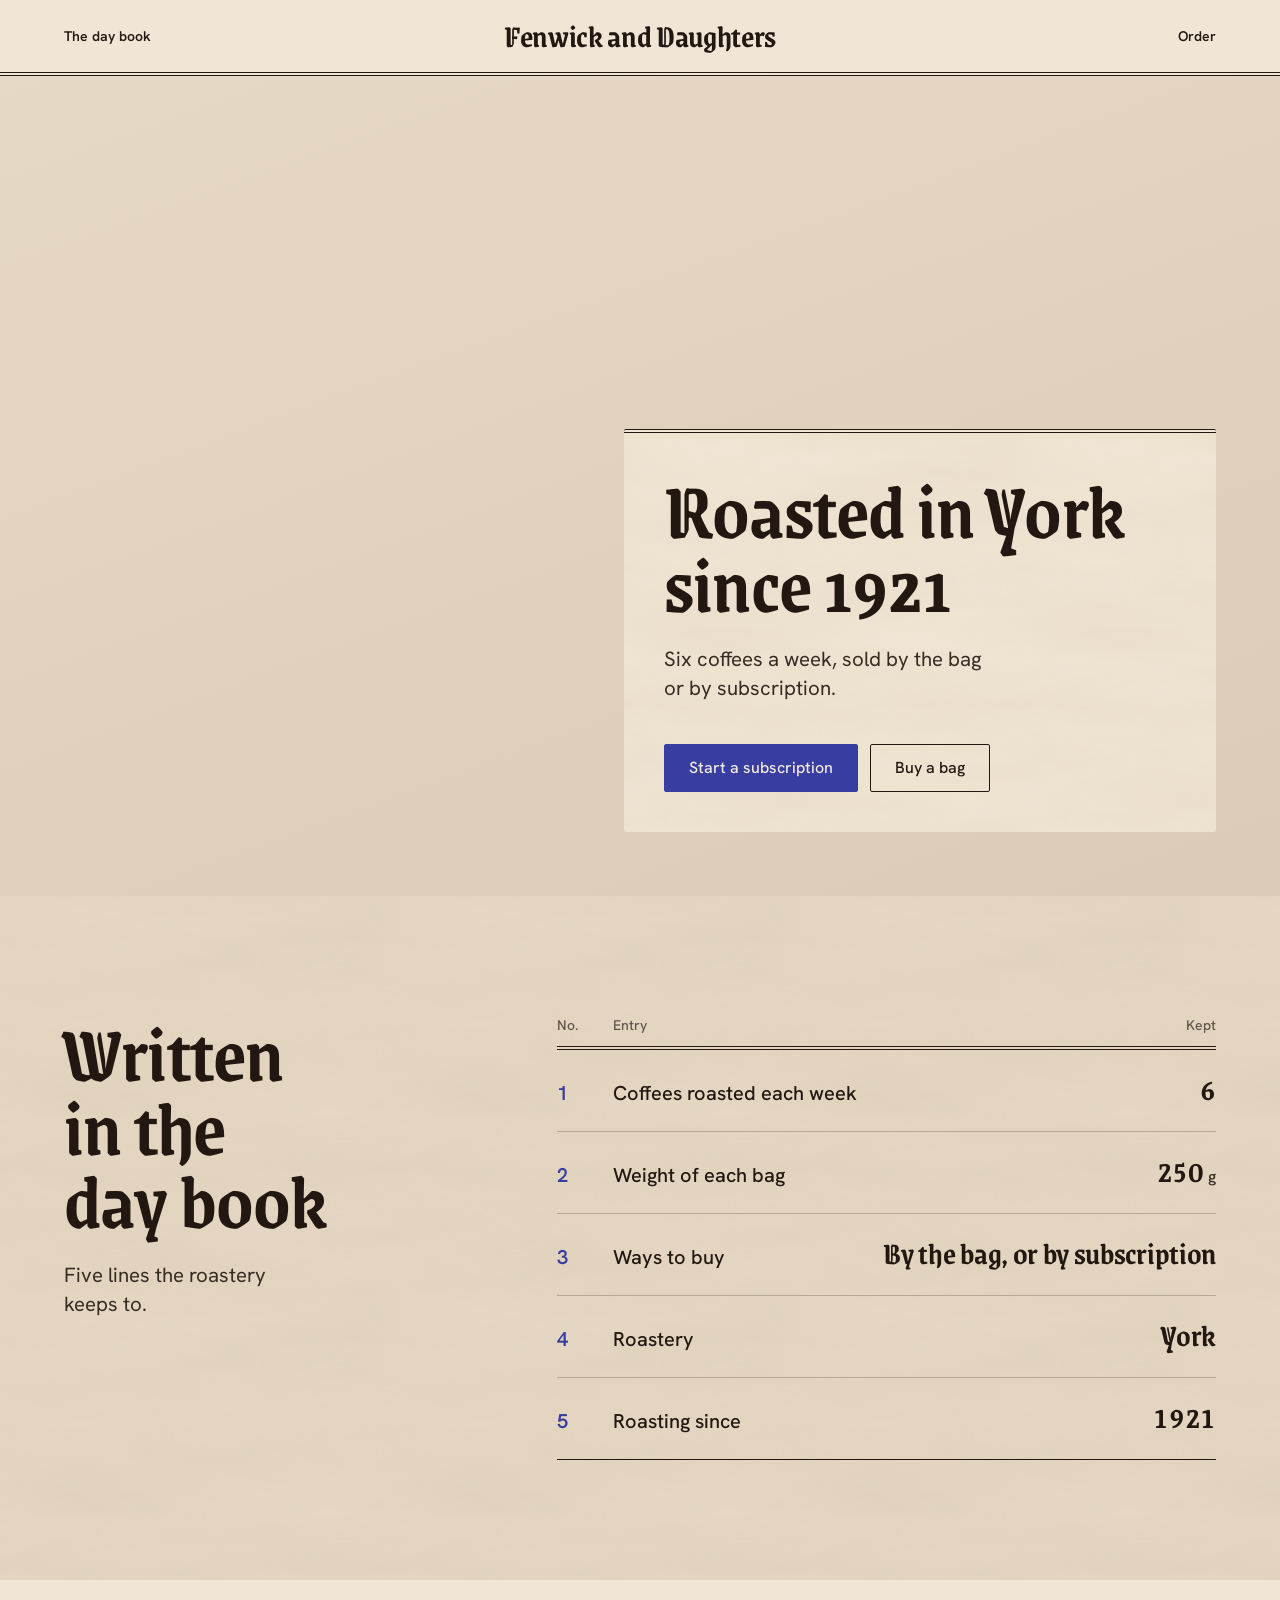
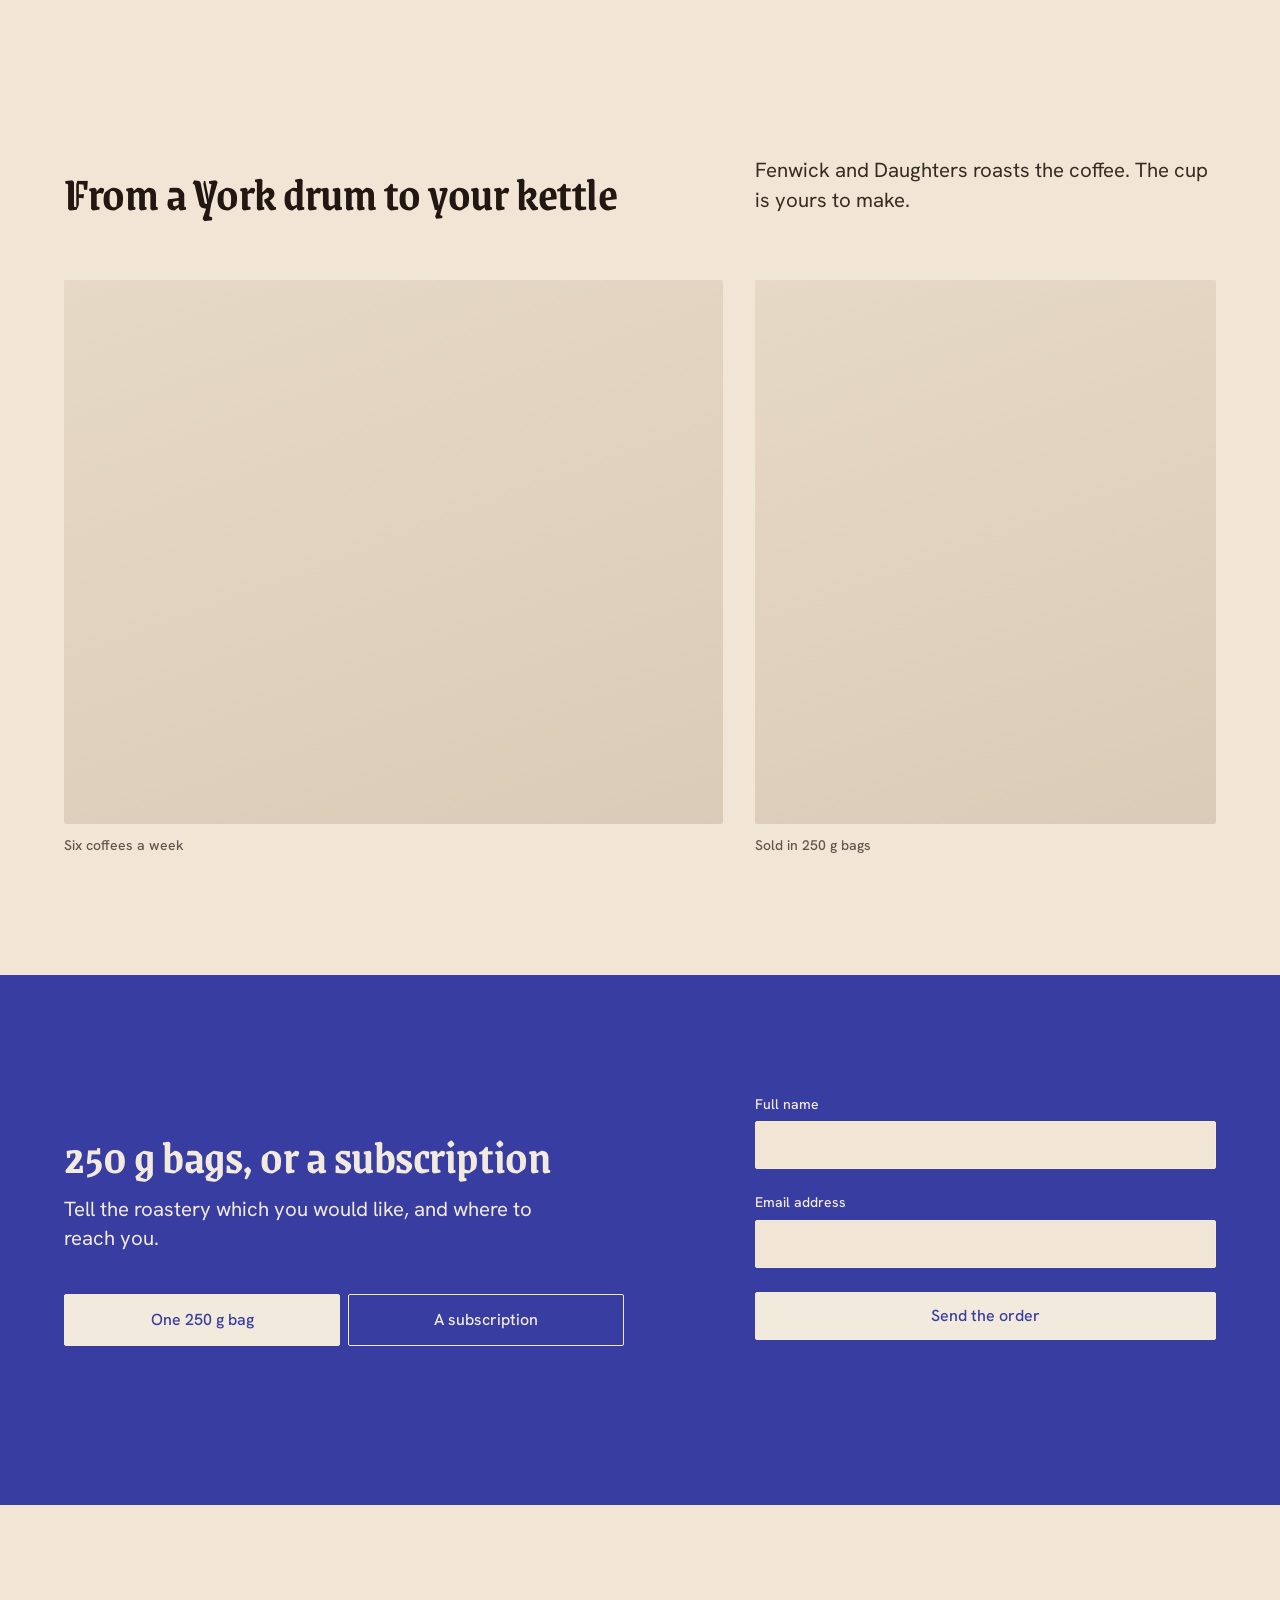
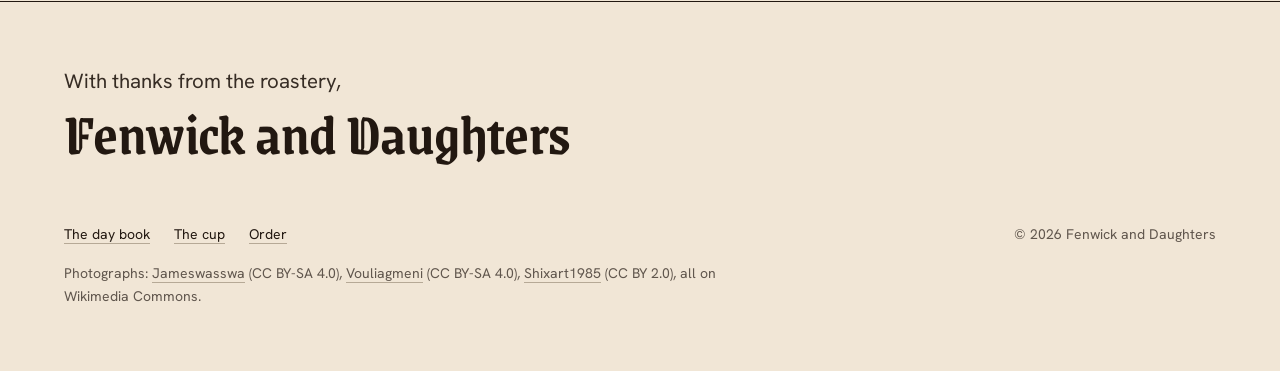
<file: .claude/skills/hallmark/scripts/fixtures/exemplars/editorial.html>
<!doctype html>
<html lang="en-GB">
<head>
<meta charset="utf-8">
<meta name="viewport" content="width=device-width, initial-scale=1">
<title>Fenwick and Daughters, coffee roasted in York since 1921</title>
<meta name="description" content="Fenwick and Daughters roasts six coffees a week in York, sold in 250 g bags or by subscription.">
<link rel="preconnect" href="https://fonts.googleapis.com">
<link rel="preconnect" href="https://fonts.gstatic.com" crossorigin>
<link href="https://fonts.googleapis.com/css2?family=Grenze+Gotisch:wght@600&family=Hanken+Grotesk:wght@400;500;600&family=IBM+Plex+Mono:wght@400&display=swap" rel="stylesheet">
<style>
/* Hallmark · job: buy · shape: Trade Ledger (custom: the roast as a Poster, the house's day book set as its own ledger, the cup as a pair, the order on the pigment) · genre: editorial · theme: Vellum (by request)
 * hero: Poster · nav: masthead, the blackletter wordmark centred over a double rule, one link at each end · footer: letter close · imagery: photographs, library 3, warm con=6 · signature: the roast itself, beans swept round the cooling tray full-bleed under a parchment plate · vellum: parchment
 * axes: light/blackletter/cool · posture: committed · contrast: pass · fold: pass · v2.0.0 */
/* Hallmark · pre-emit critique: P4 H5 E4 S5 R4 V4 · weakest: E, the plate must not bury the hand and the falling beans; it rests on the tray's far side and the plain wall, so the stream and the lever stay clear */
/* Hallmark · hero-review: in-thread · fix · 1 finding · 1 resolved (the head breaks after York) */
/* Hallmark · finish-review: in-thread (the subagent limit was reached) · fix · 3 findings · 1 resolved (the order head failed the swap test, then its blackletter I read as J: now 250 g bags, or a subscription) · 2 answered (the pair's captions are card facts, imagery.md 5; the pair are the closest honest frames the library holds) · gap: none */
/* Hallmark · answered F4 · the order field inverts the primary to parchment on pigment, as the theme's own hint sets it for its one field */
:root {
  color-scheme: light;
  --space-3xs: 2px; --space-2xs: 4px; --space-xs: 8px; --space-sm: 12px; --space-md: 16px; --space-lg: 24px; --space-xl: 40px; --space-2xl: 64px; --space-3xl: 96px; --space-4xl: 144px;
  --text-xs: 0.8125rem; --text-sm: 0.875rem; --text-md: 1rem; --text-lg: 1.25rem; --text-xl: 1.5625rem; --text-2xl: 1.953rem; --text-3xl: 2.441rem;
  --text-display-s: clamp(2.25rem, 4vw + 0.5rem, 3.75rem); --text-display: clamp(2.75rem, 5vw + 1rem, 5.25rem);
  --text-section: clamp(2rem, 2.5vw + 1rem, 3.5rem); --text-title: clamp(1.25rem, 0.75vw + 0.875rem, 1.625rem); --text-lead: clamp(1.125rem, 0.35vw + 1rem, 1.375rem);
  --ease-out: cubic-bezier(0.16, 1, 0.3, 1); --ease-in: cubic-bezier(0.7, 0, 0.84, 0); --ease-in-out: cubic-bezier(0.65, 0, 0.35, 1);
  --dur-micro: 120ms; --dur-short: 220ms; --dur-long: 420ms;
  --color-error: oklch(52% 0.19 27); --color-success: oklch(50% 0.12 150);
  --container: 1440px; --gutter: 64px; --gap-columns: 32px; --section-gap-s: 120px; --section-gap: 144px; --section-gap-l: 176px;
  --z-base: 1; --z-raised: 10; --z-dropdown: 100; --z-sticky: 200; --z-sticky-nav: 300; --z-modal: 400; --z-toast: 500; --z-tooltip: 600;
  --color-paper: oklch(93% 0.025 80); --color-paper-2: oklch(89% 0.03 78); --color-paper-3: oklch(85% 0.032 76);
  --color-ink: oklch(22% 0.02 60); --color-ink-2: oklch(30% 0.02 60); --color-muted: oklch(46% 0.02 65);
  --color-rule: oklch(74% 0.03 75);
  --color-accent: oklch(42% 0.16 275); --color-accent-deep: oklch(34% 0.15 275); --color-accent-ink: oklch(94% 0.02 80);
  --color-focus: oklch(50% 0.17 275); --color-field: var(--color-accent);
  --font-display: "Grenze Gotisch", ui-serif, Georgia, serif; --font-body: "Hanken Grotesk", ui-sans-serif, sans-serif;
  --font-outlier: "IBM Plex Mono", ui-monospace, monospace;
  --radius-card: 2px; --radius-pill: 2px; --rule-hair: 1px; --shadow-card: none;
  --tracking-display: -0.01em; --fibre: 0.5;
}
*, *::before, *::after { box-sizing: border-box; }
html, body { overflow-x: clip; }
html { scrollbar-color: var(--color-muted) var(--color-paper); scroll-padding-top: var(--space-3xl); }
body { margin: 0; background: var(--color-paper); color: var(--color-ink); font-family: var(--font-body); font-size: var(--text-md); line-height: 1.55; -webkit-font-smoothing: antialiased; caret-color: var(--color-accent); }
::selection { background: color-mix(in oklab, var(--color-accent) 22%, transparent); color: var(--color-ink); }
:focus-visible { outline: 2px solid var(--color-focus); outline-offset: 2px; }
a { color: inherit; text-decoration-thickness: 1px; text-underline-offset: 0.16em; }
h1, h2, h3 { margin: 0; font-family: var(--font-display); font-weight: var(--display-weight, 700); font-synthesis: none; letter-spacing: var(--tracking-display); line-height: 1.05; overflow-wrap: break-word; min-width: 0; text-wrap: balance; }
h1 { max-width: 20ch; font-size: var(--text-display); } h2 { max-width: 30ch; font-size: var(--text-section); } h3 { max-width: 40ch; font-size: var(--text-title); line-height: 1.2; }
.lead { font-size: var(--text-lead); line-height: 1.45; max-width: 52ch; }
p { margin: 0; text-wrap: pretty; }
p:not([class]) { max-width: 65ch; }
img, video { max-width: 100%; height: auto; display: block; }
svg { display: block; }
[hidden] { display: none !important; }
button, input, select, textarea { font: inherit; }
.container { width: 100%; max-width: var(--container); margin-inline: auto; padding-inline: var(--gutter); box-sizing: border-box; }
.num, .figure, td.num { font-variant-numeric: tabular-nums; }
.visually-hidden { position: absolute; width: 1px; height: 1px; overflow: hidden; clip-path: inset(50%); white-space: nowrap; }
[data-slot] { position: relative; overflow: hidden; background: linear-gradient(160deg, var(--color-paper-2, var(--color-paper)), var(--color-paper-3, var(--color-paper))); }
[data-slot] > img { position: absolute; inset: 0; width: 100%; height: 100%; object-fit: cover; z-index: 1; }
[data-slot]:has(> img) > :not(img):not([data-keep]) { display: none !important; }
@media (max-width: 60rem) { :root { --gutter: 24px; --section-gap-s: 80px; --section-gap: 96px; --section-gap-l: 120px; } }
@media (max-width: 40rem) { :root { --gutter: 16px; --section-gap-s: 56px; --section-gap: 72px; --section-gap-l: 96px; --gap-columns: 16px; } }
@media (prefers-reduced-motion: reduce) { *:not(.keep-motion), *:not(.keep-motion)::before, *:not(.keep-motion)::after { animation-duration: 0.01ms !important; animation-iteration-count: 1 !important; transition-duration: 0.01ms !important; scroll-behavior: auto !important; } }
/* photographs: warm con=6 */
[data-slot] > img { filter: sepia(0.28) saturate(0.94) contrast(1.06); }
:root {
  --mast-h: 80px;
  --plate-w: 37rem;
  --color-field: var(--color-accent);
}

/* The fibre wash: long tan fibres, stitched so they never tile (texture.md, the low-frequency wash) */
.fibre { position: relative; isolation: isolate; }
.fibre::before { content: ""; position: absolute; inset: 0; z-index: -1; opacity: var(--fibre); mix-blend-mode: multiply; pointer-events: none;
  background-image: url("data:image/svg+xml,%3Csvg xmlns='http://www.w3.org/2000/svg' width='400' height='400'%3E%3Cfilter id='p' x='0' y='0' width='100%25' height='100%25'%3E%3CfeTurbulence type='fractalNoise' baseFrequency='0.004 0.02' numOctaves='4' seed='4' stitchTiles='stitch'/%3E%3CfeColorMatrix values='0 0 0 0 0.62 0 0 0 0 0.52 0 0 0 0 0.36 0 0 0 0.3 0'/%3E%3C/filter%3E%3Crect width='100%25' height='100%25' filter='url(%23p)'/%3E%3C/svg%3E"); }

/* Type */
h1, h2 { font-weight: 600; line-height: 0.92; color: var(--color-ink); }
h3 { font-family: var(--font-body); font-weight: 600; }
.lead { color: var(--color-ink-2); }

/* Controls */
.btn { display: inline-flex; align-items: center; justify-content: center; min-height: 48px; padding: 0 var(--space-lg); border: var(--rule-hair) solid var(--color-ink); border-radius: var(--radius-card); background: transparent; color: var(--color-ink); font: 500 var(--text-md)/1 var(--font-body); text-decoration: none; white-space: nowrap; cursor: pointer;
  transition: background-color var(--dur-micro) var(--ease-out), border-color var(--dur-micro) var(--ease-out), color var(--dur-micro) var(--ease-out); }
.btn:hover { background: var(--color-paper-2); }
.btn:active { transform: translateY(1px); }
.btn:focus-visible { outline: 2px solid var(--color-focus); outline-offset: 2px; }
.btn:disabled, .btn[aria-disabled="true"] { opacity: 0.55; cursor: not-allowed; transform: none; }
.btn--primary { background: var(--color-accent); border-color: var(--color-accent); color: var(--color-accent-ink); }
.btn--primary:hover { background: var(--color-accent-deep); border-color: var(--color-accent-deep); }

.skip { position: absolute; left: var(--space-md); top: calc(-1 * var(--space-3xl)); z-index: var(--z-toast); padding: var(--space-xs) var(--space-md); background: var(--color-ink); color: var(--color-paper); }
.skip:focus-visible { top: var(--space-md); }

/* Masthead */
.mast__bar { display: grid; grid-template-columns: minmax(0, 1fr) auto minmax(0, 1fr); align-items: center; min-height: calc(var(--mast-h) - 4px); border-bottom: 4px double var(--color-ink); }
.wordmark { font: 600 2rem/1 var(--font-display); letter-spacing: var(--tracking-display); color: var(--color-ink); text-decoration: none; white-space: nowrap; padding-block: var(--space-sm); }
.mast__link { justify-self: start; font: 600 var(--text-sm)/1 var(--font-body); color: var(--color-ink); padding-block: var(--space-sm); text-decoration: underline 1px; text-decoration-color: transparent; text-underline-offset: 0.3em;
  transition: text-decoration-color var(--dur-short) var(--ease-out), color var(--dur-micro) var(--ease-out); }
.mast__link--end { justify-self: end; }
.mast__link:hover { text-decoration-color: var(--color-accent); color: var(--color-accent); }
.wordmark:focus-visible, .mast__link:focus-visible { outline: 2px solid var(--color-focus); outline-offset: 4px; }

/* Hero: the roast, full-bleed, under a parchment plate */
.hero { position: relative; height: calc(100dvh - var(--mast-h)); min-height: 36rem; overflow: hidden; background: var(--color-ink); color: var(--color-paper); }
.hero__photo { position: absolute; inset: 0; margin: 0; }
.hero__photo > img { object-position: 50% 62%; }
.hero__inner { position: relative; z-index: var(--z-raised); height: 100%; display: flex; align-items: flex-end; justify-content: flex-end; padding-bottom: var(--space-2xl); box-sizing: border-box; }
.plate { width: min(100%, var(--plate-w)); box-sizing: border-box; padding: var(--space-xl); background: var(--color-paper); color: var(--color-ink); border-top: 4px double var(--color-ink); border-radius: var(--radius-card); }
.plate h1 { font-size: var(--text-display); max-width: 16ch; }
.plate .lead { margin-top: var(--space-lg); max-width: 30ch; }
.actions { display: flex; flex-wrap: wrap; gap: var(--space-sm); margin-top: var(--space-xl); }

@media (max-width: 60rem) {
  .hero { height: auto; min-height: 0; background: none; color: var(--color-ink); overflow: visible; }
  .hero__photo { position: relative; aspect-ratio: 4 / 3; }
  .hero__inner { height: auto; padding-bottom: 0; }
  .plate { width: 100%; padding: var(--space-xl) 0 0; background: none; border-top: 0; }
  .plate.fibre::before { display: none; }
  .wordmark { font-size: 1.875rem; }
}
@media (max-width: 40rem) {
  .mast__bar { grid-template-columns: auto; justify-items: center; row-gap: var(--space-2xs); padding-block: var(--space-xs); }
  .mast__link { display: none; }
}

/* Shared section grid: one container, twelve columns, one column gap */
.split { display: grid; grid-template-columns: repeat(12, minmax(0, 1fr)); column-gap: var(--gap-columns); }
.band { background: var(--color-paper-2); padding-block: var(--section-gap-s); }
.photo { margin: 0; border-radius: var(--radius-card); }
.photo > img { outline: var(--rule-hair) solid var(--color-rule); outline-offset: -1px; }
figcaption { margin-top: var(--space-sm); font: 500 var(--text-sm)/1.4 var(--font-body); color: var(--color-muted); }

/* The day book: the house's ledger on the fibre band, the entries kept in the hand of the wordmark */
.ledger__grid { align-items: start; }
.ledger__text { grid-column: 1 / span 4; position: sticky; top: var(--space-2xl); }
.ledger__text h2 { font-size: var(--text-display); max-width: 9ch; }
.ledger .lead { margin-top: var(--space-lg); max-width: 22ch; }
.ledger__book { grid-column: 6 / span 7; }
.book { width: 100%; border-collapse: collapse; font-size: var(--text-lg); line-height: 1.35; }
.book thead th { padding: 0 0 var(--space-sm); border-bottom: 4px double var(--color-ink); font: 500 var(--text-sm)/1.3 var(--font-body); color: var(--color-muted); text-align: left; }
.book td, .book tbody th { padding: var(--space-lg) 0; border-top: var(--rule-hair) solid var(--color-rule); vertical-align: baseline; }
.book tbody tr:first-child > * { border-top: 0; }
.book tbody tr:last-child > * { border-bottom: var(--rule-hair) solid var(--color-ink); }
.book tbody th { font-weight: 500; text-align: left; color: var(--color-ink); }
.book .idx { width: 3.5rem; font-weight: 600; color: var(--color-accent); }
.book .r, .book thead th.r { text-align: right; }
.book td.r { font: 600 var(--text-2xl)/1 var(--font-display); letter-spacing: var(--tracking-display); color: var(--color-ink); }
.book td.r .unit { font: 500 var(--text-md)/1 var(--font-body); color: var(--color-ink-2); }
.book .num { font-variant-numeric: lining-nums tabular-nums; }

/* The cup: one wide frame, then a pair, each with its fact */
.cup { padding-top: var(--section-gap-l); }
.cup__head { align-items: end; }
.cup__head h2 { grid-column: 1 / span 6; }
.cup__head .lead { grid-column: 8 / span 5; }
.cup__pair { margin-top: var(--space-2xl); }
.cup__pair > figure { margin: 0; }
.cup__note { grid-column: 1 / span 7; }
.cup__cup { grid-column: 8 / span 5; }
.cup__pair .photo { height: 34rem; }

/* The order, on the one pigment field */
.order-band { margin-top: var(--section-gap-s); padding-block: var(--section-gap-s); background: var(--color-field); color: var(--color-accent-ink); }
.order-band h2 { color: var(--color-accent-ink); }
.order-band .lead { margin-top: var(--space-md); color: var(--color-accent-ink); }
.order-band :focus-visible { outline-color: var(--color-accent-ink); }
.order { align-items: center; }
.order__text { grid-column: 1 / span 6; }
.order__fields { grid-column: 8 / span 5; display: grid; gap: var(--space-lg); }
.seg { display: grid; grid-template-columns: repeat(2, minmax(0, 1fr)); gap: var(--space-xs); margin: var(--space-xl) 0 0; padding: 0; border: 0; }
.field label { font: 500 var(--text-sm)/1.3 var(--font-body); color: var(--color-accent-ink); }
.seg input { position: absolute; width: 1px; height: 1px; opacity: 0; }
.seg label { display: flex; align-items: center; justify-content: center; min-height: 52px; padding: 0 var(--space-md); border: var(--rule-hair) solid var(--color-accent-ink); border-radius: var(--radius-card); font-weight: 500; cursor: pointer;
  transition: background-color var(--dur-micro) var(--ease-out), color var(--dur-micro) var(--ease-out); }
.seg label:hover { background: var(--color-accent-deep); }
.seg input:checked + label { background: var(--color-accent-ink); color: var(--color-accent); }
.seg input:focus-visible + label { outline: 2px solid var(--color-accent-ink); outline-offset: 2px; }
.field { display: grid; gap: var(--space-xs); }
.field input { min-height: 48px; padding: 0 var(--space-md); border: var(--rule-hair) solid var(--color-accent-ink); border-radius: var(--radius-card); background: var(--color-paper); color: var(--color-ink); outline: 2px solid transparent; outline-offset: 2px; }
.field input:focus-visible { outline-color: var(--color-accent-ink); }
.field input[aria-invalid] { border-color: var(--color-error); box-shadow: inset 0 0 0 1px var(--color-error); }
.field input:disabled { opacity: 0.55; cursor: not-allowed; }
.btn--on-field { width: 100%; background: var(--color-accent-ink); border-color: var(--color-accent-ink); color: var(--color-accent); }
.btn--on-field:hover { background: var(--color-paper-2); border-color: var(--color-paper-2); }
.help { min-height: 1lh; font-size: var(--text-sm); color: var(--color-accent-ink); }

/* The letter close */
.letter { padding-block: var(--space-3xl) var(--space-2xl); }
.letter__inner { padding-top: var(--space-2xl); border-top: var(--rule-hair) solid var(--color-ink); }
.letter__sign { font-size: var(--text-lead); color: var(--color-ink-2); }
.letter__name { margin-top: var(--space-xs); font: 600 var(--text-display-s)/0.92 var(--font-display); letter-spacing: var(--tracking-display); color: var(--color-ink); }
.letter__foot { display: flex; flex-wrap: wrap; justify-content: space-between; align-items: baseline; gap: var(--space-md) var(--space-xl); margin-top: var(--space-2xl); }
.letter__nav { display: flex; flex-wrap: wrap; gap: var(--space-lg); }
.letter__nav a { font-size: var(--text-sm); color: var(--color-ink); text-decoration-color: var(--color-rule); text-underline-offset: 0.25em; transition: text-decoration-color var(--dur-short) var(--ease-out); }
.letter__nav a:hover { text-decoration-color: var(--color-accent); }
.letter__nav a:focus-visible { outline: 2px solid var(--color-focus); outline-offset: 2px; }
.legal { font-size: var(--text-sm); color: var(--color-muted); }
.letter__credit { flex: 1 0 100%; max-width: 88ch; font-size: var(--text-sm); line-height: 1.6; color: var(--color-muted); }
.letter__credit a { color: inherit; text-decoration-color: var(--color-rule); text-underline-offset: 0.25em; }
.letter__credit a:hover { color: var(--color-ink); text-decoration-color: var(--color-accent); }

@media (max-width: 60rem) {
  .ledger__text, .ledger__book, .cup__head h2, .cup__head .lead, .cup__note, .cup__cup, .order__text, .order__fields { grid-column: 1 / -1; }
  .ledger__text { position: static; }
  .ledger__book { margin-top: var(--space-2xl); }
  .book td.r { font-size: var(--text-xl); }
  .cup__head .lead { margin-top: var(--space-md); }
  .cup__pair { row-gap: var(--space-xl); }
  .cup__pair .photo { height: auto; aspect-ratio: 4 / 3; }
  .order__fields { margin-top: var(--space-xl); }
}
@media (max-width: 40rem) {
  .book { font-size: var(--text-md); }
  .book .idx { width: 2rem; }
}
</style>
<script>document.documentElement.classList.add('js');</script>
</head>
<body id="top">
<a class="skip" href="#main">Skip to content</a>

<header class="mast">
  <div class="container mast__bar">
    <a class="mast__link" href="#daybook">The day book</a>
    <a class="wordmark" href="#top" aria-label="Fenwick and Daughters, back to the top">Fenwick and Daughters</a>
    <a class="mast__link mast__link--end" href="#order">Order</a>
  </div>
</header>

<main id="main">
  <section class="hero" aria-labelledby="hero-h">
    <figure class="hero__photo" data-slot="roaster" data-alt="The York roaster at work, a fresh roast tipping into the cooling tray">
      <img src="https://upload.wikimedia.org/wikipedia/commons/thumb/3/3b/Cooling_time_for_coffee.jpg/1280px-Cooling_time_for_coffee.jpg" width="1920" height="1348" fetchpriority="high"
           alt="A fresh roast swept round the cooling tray by its paddle arm" style="object-position: 50% 55%">
    </figure>
    <div class="container hero__inner">
      <div class="plate fibre">
        <h1 id="hero-h">Roasted in York<br> since 1921</h1>
        <p class="lead">Six coffees a week, sold by the bag or by subscription.</p>
        <div class="actions">
          <a class="btn btn--primary" href="#order" data-kind="subscription">Start a subscription</a>
          <a class="btn" href="#order" data-kind="bag">Buy a bag</a>
        </div>
      </div>
    </div>
  </section>

  <section class="ledger band fibre" id="daybook" aria-labelledby="ledger-h">
    <div class="container split ledger__grid">
      <div class="ledger__text">
        <h2 id="ledger-h">Written in the day book</h2>
        <p class="lead">Five lines the roastery keeps to.</p>
      </div>
      <div class="ledger__book">
        <table class="book">
          <thead>
            <tr><th scope="col">No.</th><th scope="col">Entry</th><th scope="col" class="r">Kept</th></tr>
          </thead>
          <tbody>
            <tr><td class="idx">1</td><th scope="row">Coffees roasted each week</th><td class="r"><span class="num">6</span></td></tr>
            <tr><td class="idx">2</td><th scope="row">Weight of each bag</th><td class="r"><span class="num">250</span>&nbsp;<span class="unit">g</span></td></tr>
            <tr><td class="idx">3</td><th scope="row">Ways to buy</th><td class="r">By the bag, or by subscription</td></tr>
            <tr><td class="idx">4</td><th scope="row">Roastery</th><td class="r">York</td></tr>
            <tr><td class="idx">5</td><th scope="row">Roasting since</th><td class="r"><span class="num">1921</span></td></tr>
          </tbody>
        </table>
      </div>
    </div>
  </section>

  <section class="cup" id="cup" aria-labelledby="cup-h">
    <div class="container">
      <div class="split cup__head">
        <h2 id="cup-h">From a York drum to your kettle</h2>
        <p class="lead">Fenwick and Daughters roasts the coffee. The cup is yours to make.</p>
      </div>
      <div class="split cup__pair">
        <figure class="cup__note">
          <div class="photo" data-slot="desk" data-alt="The York roaster between roasts, the drum over its cooling tray">
            <img src="https://upload.wikimedia.org/wikipedia/commons/thumb/2/2d/Coffee_roasting_machine%2C_The_Roastery%2C_Coaltown_Coffee%2C_Ammanford%2C_Wales.jpg/1280px-Coffee_roasting_machine%2C_The_Roastery%2C_Coaltown_Coffee%2C_Ammanford%2C_Wales.jpg" width="1920" height="2560" loading="lazy"
                 alt="A drum coffee roaster above its copper cooling tray in a roastery" style="object-position: 50% 69%">
          </div>
          <figcaption>Six coffees a week</figcaption>
        </figure>
        <figure class="cup__cup">
          <div class="photo" data-slot="cup" data-alt="A cup of Fenwick and Daughters coffee on the shop counter">
            <img src="https://upload.wikimedia.org/wikipedia/commons/thumb/5/52/Espresso_coffee_pouring_from_retro_espresso_machine.jpg/1280px-Espresso_coffee_pouring_from_retro_espresso_machine.jpg" width="1920" height="2876" loading="lazy"
                 alt="Espresso streaming from a chrome machine into two glass cups" style="object-position: 50% 62%">
          </div>
          <figcaption>Sold in 250&nbsp;g bags</figcaption>
        </figure>
      </div>
    </div>
  </section>

  <section class="order-band" id="order" aria-labelledby="order-h">
    <div class="container">
      <form class="split order" data-endpoint="" novalidate>
        <div class="order__text">
          <h2 id="order-h">250&nbsp;g bags, or a subscription</h2>
          <p class="lead">Tell the roastery which you would like, and where to reach you.</p>
          <fieldset class="seg">
            <legend class="visually-hidden">How would you like it?</legend>
            <input type="radio" name="kind" id="kind-bag" value="bag" checked><label for="kind-bag">One 250&nbsp;g bag</label>
            <input type="radio" name="kind" id="kind-sub" value="subscription"><label for="kind-sub">A subscription</label>
          </fieldset>
        </div>
        <div class="order__fields">
          <div class="field">
            <label for="order-name">Full name</label>
            <input id="order-name" name="name" type="text" autocomplete="name" required>
          </div>
          <div class="field">
            <label for="order-email">Email address</label>
            <input id="order-email" name="email" type="email" autocomplete="email" inputmode="email" required>
          </div>
          <button class="btn btn--on-field" type="submit">Send the order</button>
          <p class="help" id="order-help" aria-live="polite"></p>
        </div>
      </form>
    </div>
  </section>
</main>

<footer class="letter">
  <div class="container letter__inner">
    <p class="letter__sign">With thanks from the roastery,</p>
    <p class="letter__name">Fenwick and Daughters</p>
    <div class="letter__foot">
      <nav class="letter__nav" aria-label="Footer">
        <a href="#daybook">The day book</a>
        <a href="#cup">The cup</a>
        <a href="#order">Order</a>
      </nav>
      <p class="legal">&copy; 2026 Fenwick and Daughters</p>
      <p class="letter__credit" data-credits>Photographs: <a href="https://commons.wikimedia.org/wiki/File:Cooling_time_for_coffee.jpg">Jameswasswa</a> (CC&nbsp;BY-SA&nbsp;4.0), <a href="https://commons.wikimedia.org/wiki/File:Coffee_roasting_machine,_The_Roastery,_Coaltown_Coffee,_Ammanford,_Wales.jpg">Vouliagmeni</a> (CC&nbsp;BY-SA&nbsp;4.0), <a href="https://commons.wikimedia.org/wiki/File:Espresso_coffee_pouring_from_retro_espresso_machine.jpg">Shixart1985</a> (CC&nbsp;BY&nbsp;2.0), all on Wikimedia Commons.</p>
    </div>
  </div>
</footer>

<script>
window.hallmarkSlots = (m) => { for (const [k, v] of Object.entries(m)) { const s = document.querySelector(`[data-slot="${k}"]`); if (!s) continue; const im = new Image(); im.src = typeof v === 'string' ? v : v.src; im.alt = (typeof v === 'object' && v.alt) || s.dataset.alt || ''; s.querySelectorAll(':scope > img').forEach((o) => o.remove()); s.prepend(im); } };
document.querySelectorAll('[data-slot] > img').forEach((i) => { if (i.complete && !i.naturalWidth) i.remove(); else i.addEventListener('error', () => i.remove(), { once: true }); });
document.querySelectorAll('[data-kind]').forEach((a) => a.addEventListener('click', () => { const r = document.getElementById(a.dataset.kind === 'subscription' ? 'kind-sub' : 'kind-bag'); if (r) r.checked = true; }));
document.querySelectorAll('form[data-endpoint]').forEach((form) => {
  const help = form.querySelector('[aria-live]');
  const fields = [...form.querySelectorAll('input[required]')];
  form.addEventListener('submit', (e) => {
    e.preventDefault();
    const bad = fields.filter((i) => !i.checkValidity());
    fields.forEach((i) => { i.toggleAttribute('aria-invalid', bad.includes(i)); if (bad.includes(i)) i.setAttribute('aria-describedby', help.id); else i.removeAttribute('aria-describedby'); });
    if (bad.length) { help.textContent = bad[0].type === 'email' ? 'That email address looks incomplete. Write it as name@example.com.' : 'Add your name, so the roastery knows who the coffee is for.'; bad[0].focus(); return; }
    if (!form.dataset.endpoint) { help.textContent = 'Nothing was sent: this form is not connected yet.'; return; }
    fetch(form.dataset.endpoint, { method: 'POST', body: new FormData(form) })
      .then((r) => { help.textContent = r.ok ? 'The roastery has your order and will write to ' + form.elements.email.value.trim() + '.' : 'That did not go through. Try again in a minute.'; })
      .catch(() => { help.textContent = 'That did not go through. Try again in a minute.'; });
  });
});
</script>
</body>
</html>
</file>
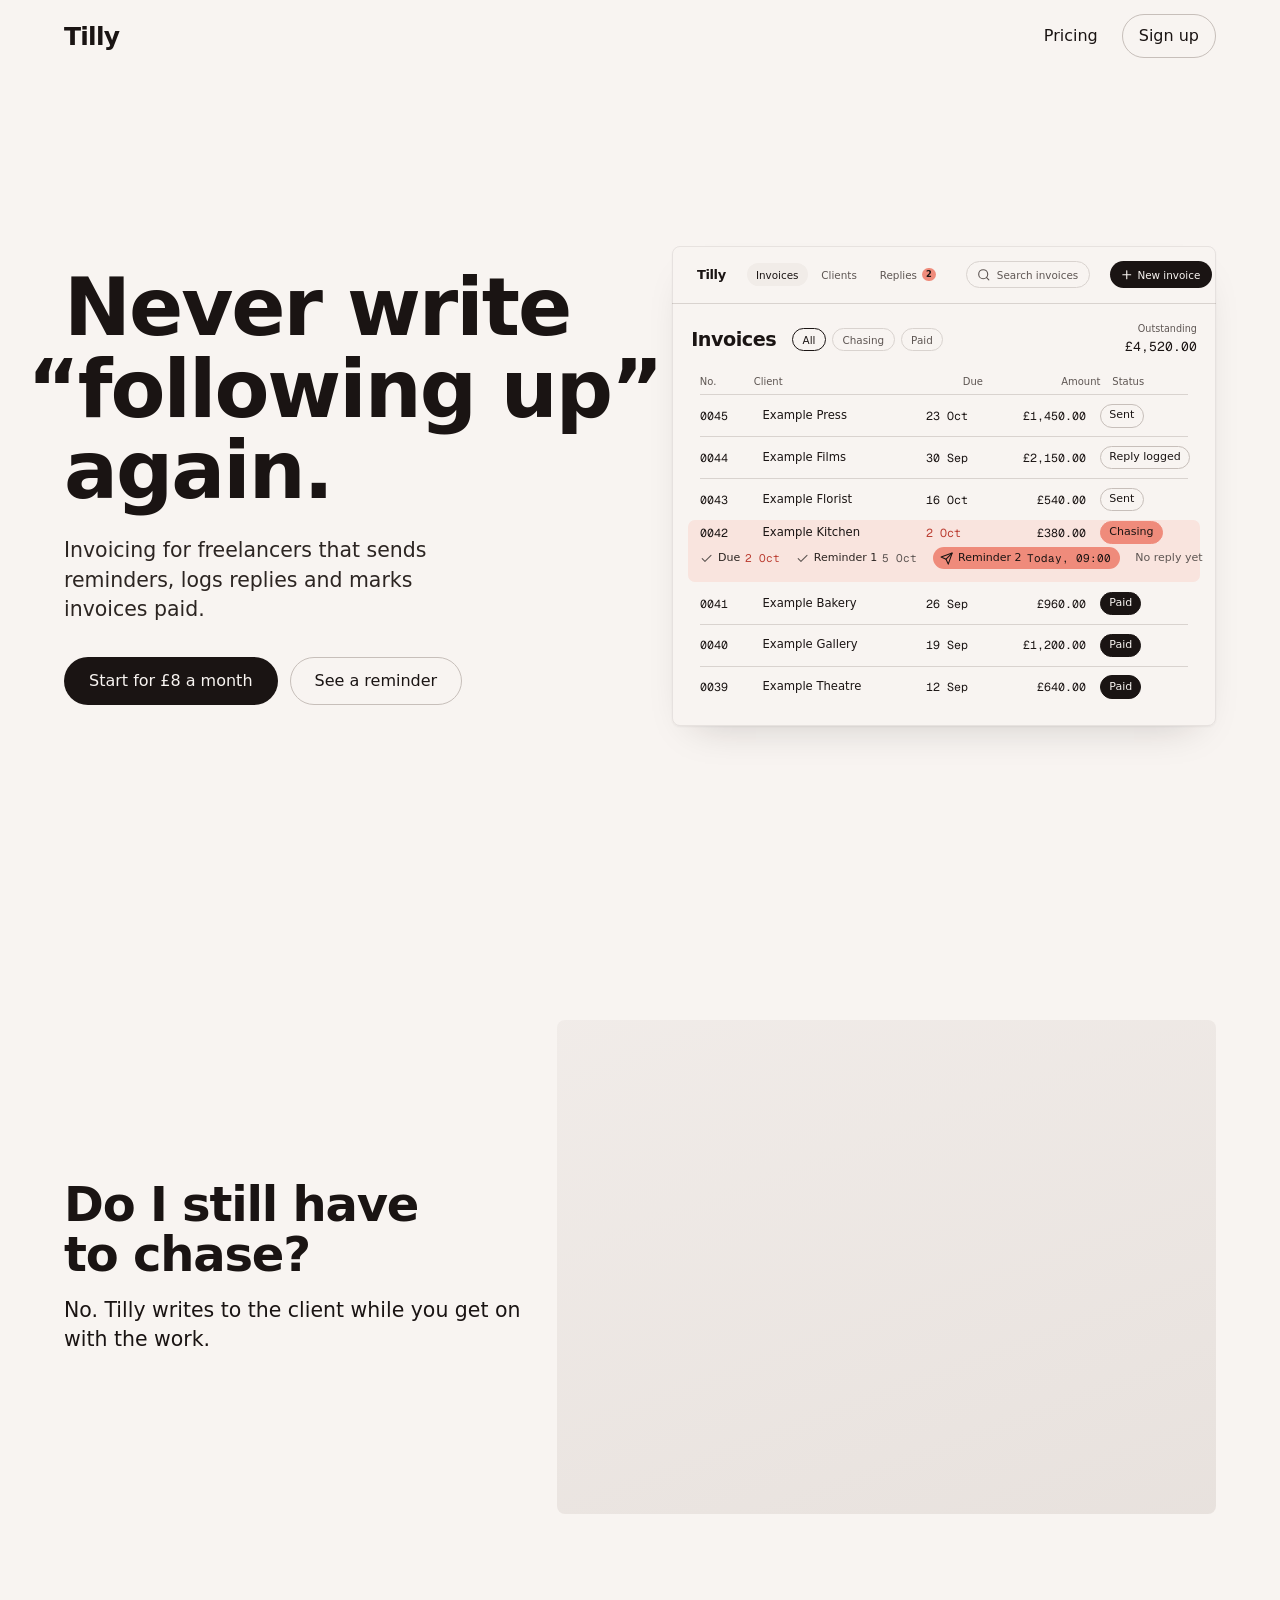
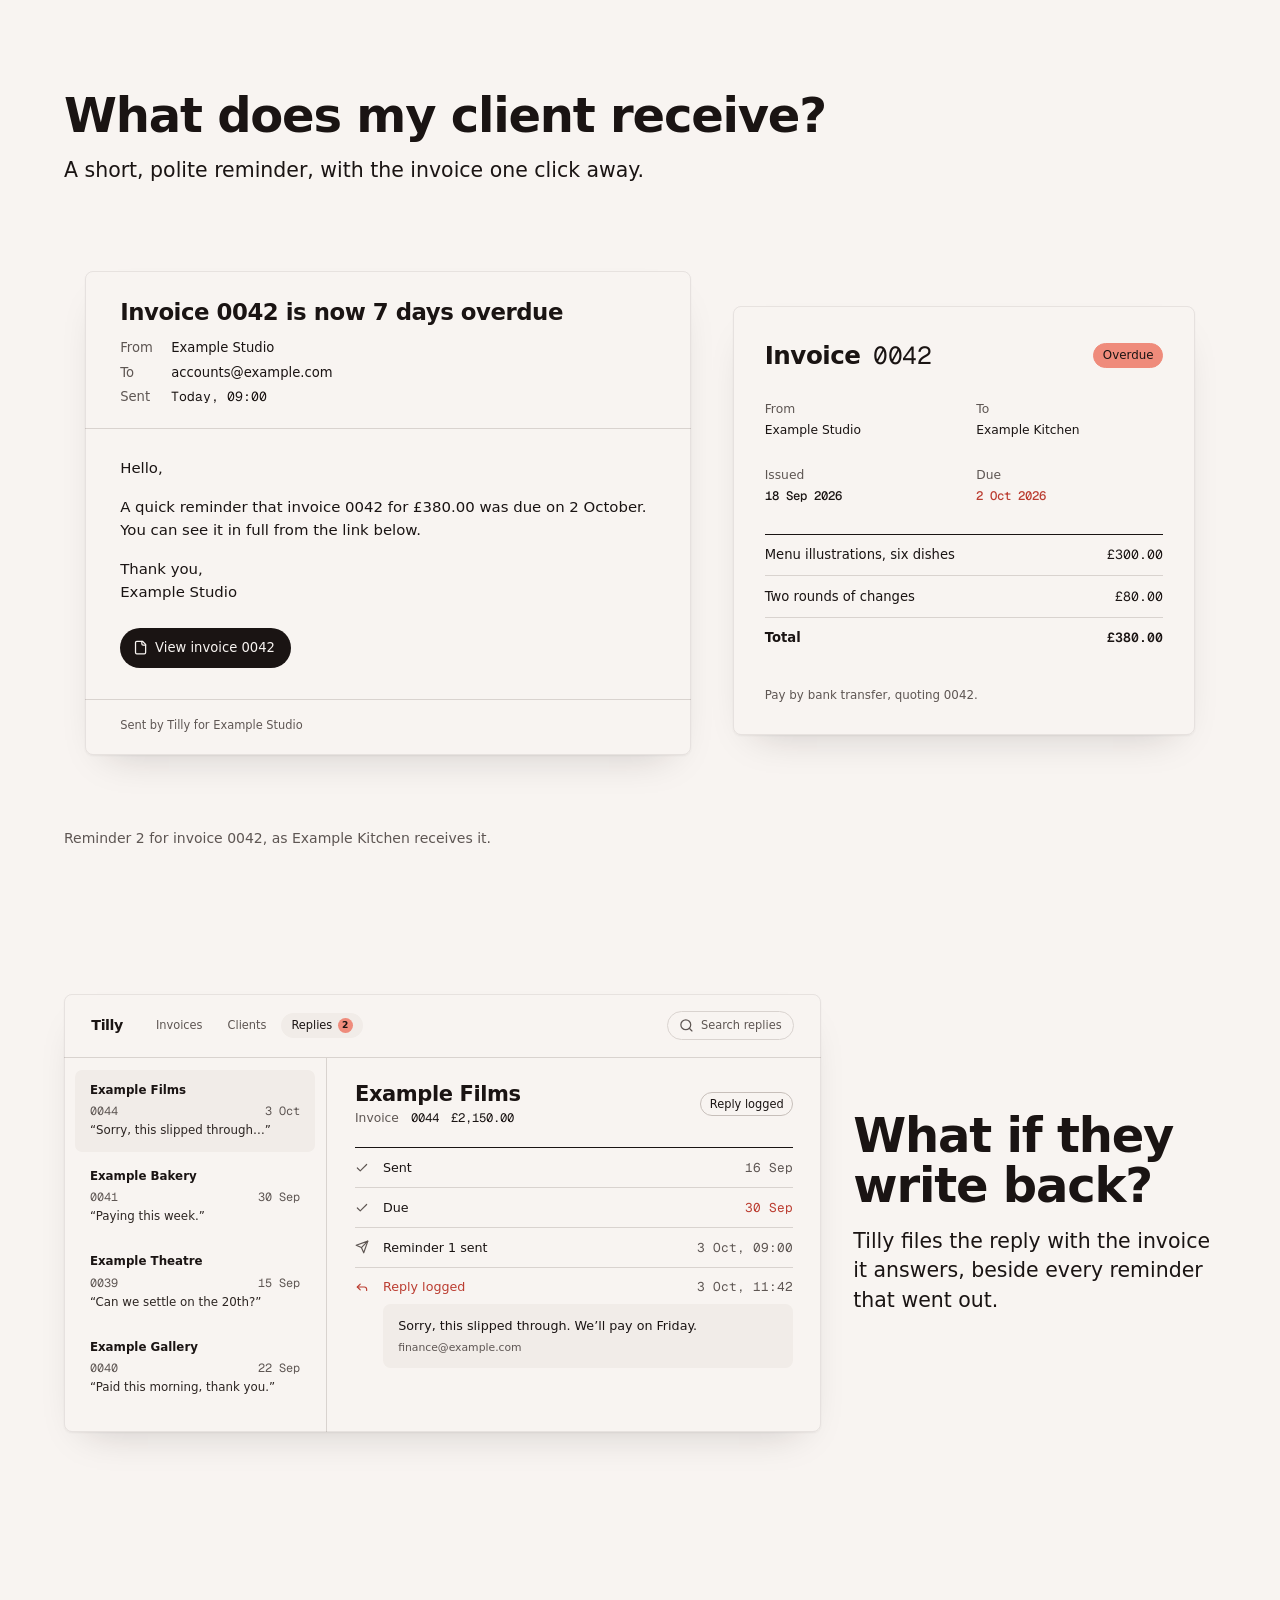
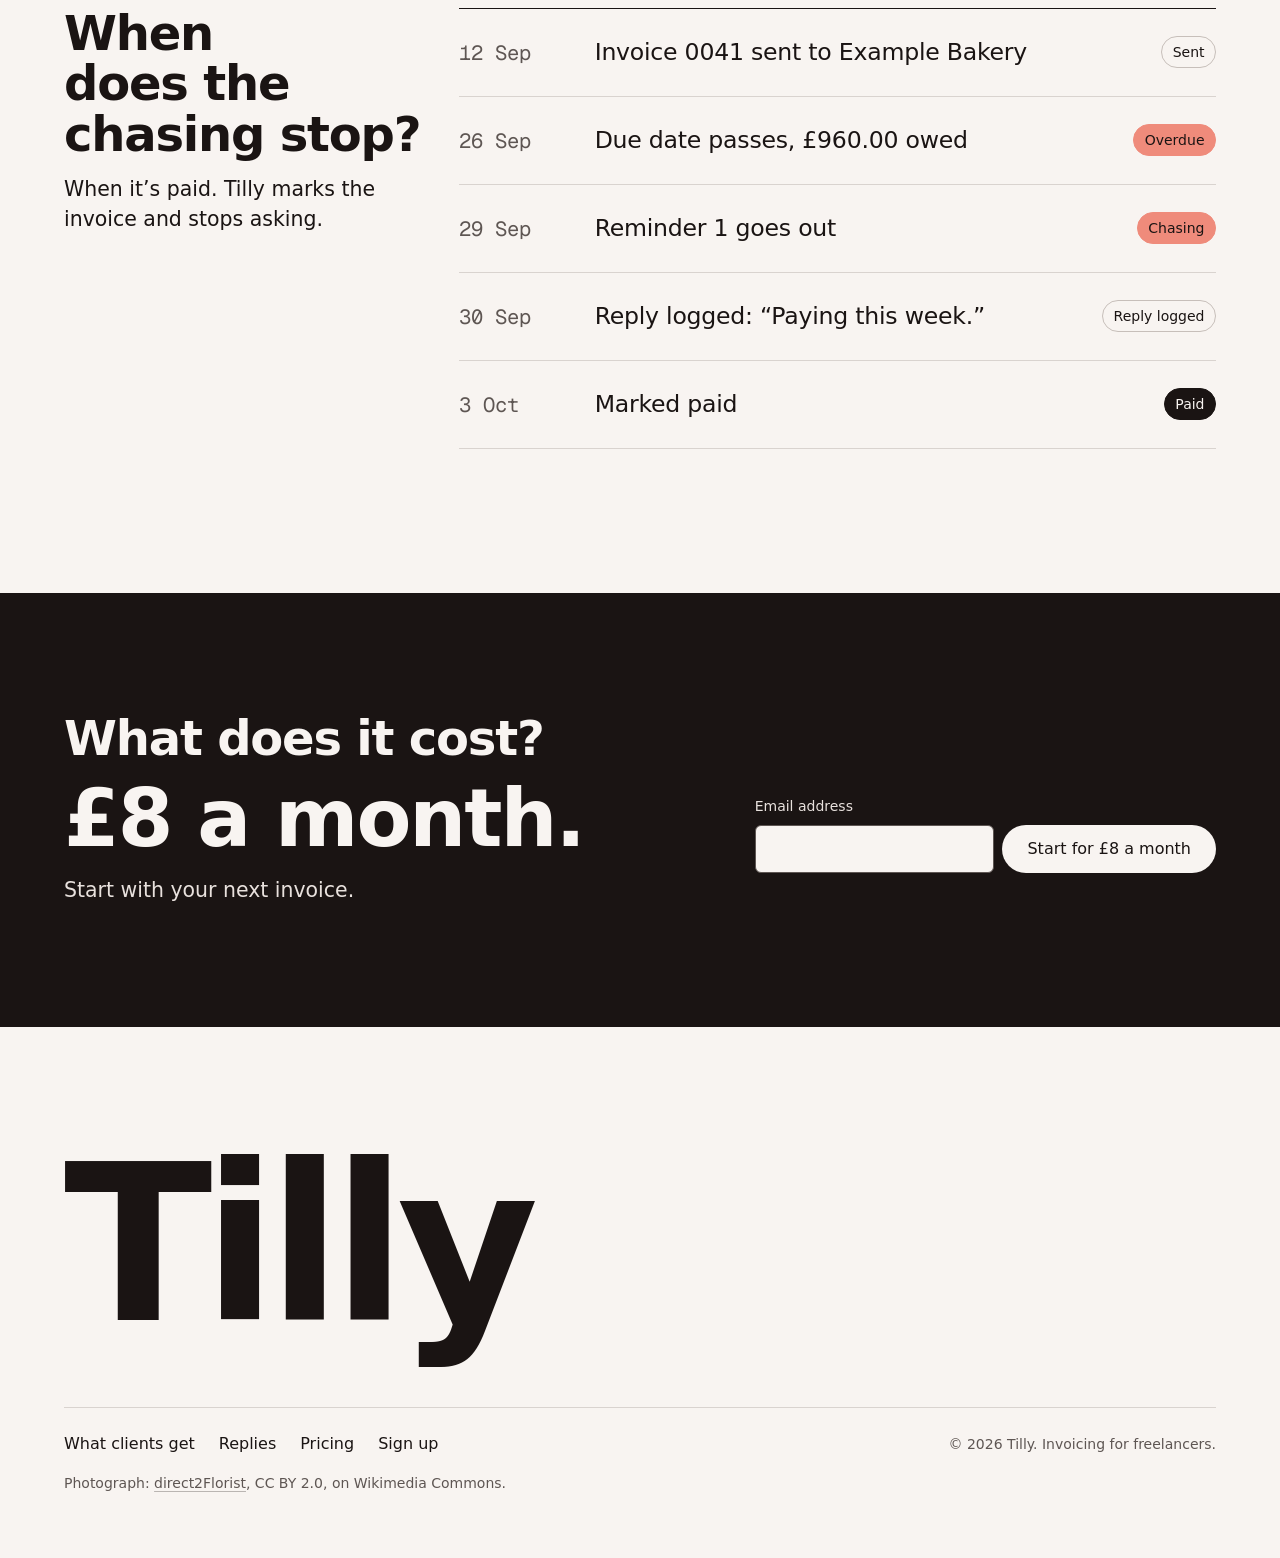
<file: .claude/skills/hallmark/scripts/fixtures/exemplars/modern-minimal.html>
<!doctype html>
<html lang="en-GB">
<head>
<meta charset="utf-8">
<meta name="viewport" content="width=device-width, initial-scale=1">
<title>Tilly, invoicing that chases late payments for you</title>
<meta name="description" content="Tilly is invoicing for freelancers that sends the reminders, logs the replies and marks invoices paid, for 8 pounds a month.">
<link rel="preconnect" href="https://api.fontshare.com" crossorigin>
<link rel="preconnect" href="https://fonts.googleapis.com">
<link rel="preconnect" href="https://fonts.gstatic.com" crossorigin>
<link href="https://api.fontshare.com/v2/css?f[]=general-sans@400,500,600&amp;display=swap" rel="stylesheet">
<link href="https://fonts.googleapis.com/css2?family=Geist+Mono:wght@400&amp;display=swap" rel="stylesheet">
<style>
/* Hallmark · job: sign up · shape: Conversational FAQ, opened by the product · genre: modern-minimal · theme: Coral (by request)
 * hero: Settled · nav: edge-aligned, the wordmark at the left, one link and one outlined pill at the right · footer: mast, the wordmark large over the links · imagery: product sample in hero, demo-2 and demo-3, photographs library 1 muted sepia=8 · signature: invoice 0042 being chased, live in the hero
 * axes: light/grotesk-sans/warm · posture: restrained · contrast: pass · fold: pass · v2.0.0 */
/* Hallmark · pre-emit critique: P4 H4 E4 S5 R4 V5 · weakest: E, the built screens must read as one product at every width, so every inner length is in em on a container-unit base, the screens scale as a whole and re-lay themselves on a phone */
/* Hallmark · hero-review: subagent · fix · 5 findings · 5 resolved · finish-review: in-thread, the subagent limit was reached · ship · 1 finding · 1 resolved · gap: none */
:root {
  color-scheme: light;
  --space-3xs: 2px; --space-2xs: 4px; --space-xs: 8px; --space-sm: 12px; --space-md: 16px; --space-lg: 24px; --space-xl: 40px; --space-2xl: 64px; --space-3xl: 96px; --space-4xl: 144px;
  --text-xs: 0.8125rem; --text-sm: 0.875rem; --text-md: 1rem; --text-lg: 1.25rem; --text-xl: 1.5625rem; --text-2xl: 1.953rem; --text-3xl: 2.441rem;
  --text-display-s: clamp(2.25rem, 4vw + 0.5rem, 3.75rem); --text-display: clamp(2.75rem, 5vw + 1rem, 5.25rem);
  --text-section: clamp(2rem, 2.5vw + 1rem, 3.5rem); --text-title: clamp(1.25rem, 0.75vw + 0.875rem, 1.625rem); --text-lead: clamp(1.125rem, 0.35vw + 1rem, 1.375rem);
  --ease-out: cubic-bezier(0.16, 1, 0.3, 1); --ease-in: cubic-bezier(0.7, 0, 0.84, 0); --ease-in-out: cubic-bezier(0.65, 0, 0.35, 1);
  --dur-micro: 120ms; --dur-short: 220ms; --dur-long: 420ms;
  --color-error: oklch(52% 0.19 27); --color-success: oklch(50% 0.12 150);
  --container: 1440px; --gutter: 64px; --gap-columns: 32px; --section-gap-s: 120px; --section-gap: 144px; --section-gap-l: 176px;
  --z-base: 1; --z-raised: 10; --z-dropdown: 100; --z-sticky: 200; --z-sticky-nav: 300; --z-modal: 400; --z-toast: 500; --z-tooltip: 600;
  --color-paper: oklch(97% 0.006 55); --color-paper-2: oklch(94.5% 0.007 55); --color-paper-3: oklch(91.5% 0.009 55);
  --color-ink: oklch(20% 0.010 35); --color-ink-2: oklch(27% 0.012 40); --color-muted: oklch(46% 0.012 45);
  --color-rule: oklch(87% 0.009 55); --color-rule-2: oklch(81% 0.011 55);
  --color-accent: oklch(74% 0.125 30); --color-accent-ink: oklch(20% 0.010 35); --color-accent-2: oklch(54% 0.165 29); --color-focus: oklch(54% 0.17 30);
  --font-display: "General Sans", ui-sans-serif, system-ui, sans-serif; --font-body: var(--font-display);
  --font-outlier: "Geist Mono", ui-monospace, monospace;
  --radius-card: 8px; --radius-input: 6px; --radius-pill: 999px; --rule-hair: 1px;
  --shadow-card: 0 1px 2px oklch(20% 0.01 35 / 0.05);
  --shadow-lift: 0 1px 2px oklch(20% 0.01 35 / 0.05), 0 18px 40px -22px oklch(20% 0.01 35 / 0.22);
  --tracking-display: -0.025em; --display-weight: 600;
}
*, *::before, *::after { box-sizing: border-box; }
html, body { overflow-x: clip; }
html { scrollbar-color: var(--color-muted) var(--color-paper); scroll-padding-top: var(--space-3xl); }
body { margin: 0; background: var(--color-paper); color: var(--color-ink); font-family: var(--font-body); font-size: var(--text-md); line-height: 1.55; -webkit-font-smoothing: antialiased; caret-color: var(--color-accent); }
::selection { background: color-mix(in oklab, var(--color-accent) 35%, transparent); }
:focus-visible { outline: 2px solid var(--color-focus); outline-offset: 2px; }
a { color: inherit; text-decoration-thickness: 1px; text-underline-offset: 0.16em; }
h1, h2, h3 { margin: 0; font-family: var(--font-display); font-weight: var(--display-weight, 700); font-synthesis: none; letter-spacing: var(--tracking-display); line-height: 1.05; overflow-wrap: break-word; min-width: 0; text-wrap: balance; }
h1 { max-width: 20ch; font-size: var(--text-display); } h2 { max-width: 30ch; font-size: var(--text-section); } h3 { max-width: 40ch; font-size: var(--text-title); line-height: 1.2; }
.lead { font-size: var(--text-lead); line-height: 1.45; max-width: 52ch; }
p { margin: 0; text-wrap: pretty; }
p:not([class]) { max-width: 65ch; }
img, video { max-width: 100%; height: auto; display: block; }
svg { display: block; }
[hidden] { display: none !important; }
button, input, select, textarea { font: inherit; }
.container { width: 100%; max-width: var(--container); margin-inline: auto; padding-inline: var(--gutter); box-sizing: border-box; }
.num, .figure, td.num { font-variant-numeric: tabular-nums; }
.visually-hidden { position: absolute; width: 1px; height: 1px; overflow: hidden; clip-path: inset(50%); white-space: nowrap; }
[data-slot] { position: relative; overflow: hidden; background: linear-gradient(160deg, var(--color-paper-2, var(--color-paper)), var(--color-paper-3, var(--color-paper))); }
[data-slot] > img { position: absolute; inset: 0; width: 100%; height: 100%; object-fit: cover; z-index: 1; }
[data-slot]:has(> img) > :not(img):not([data-keep]) { display: none !important; }
@media (max-width: 60rem) { :root { --gutter: 24px; --section-gap-s: 80px; --section-gap: 96px; --section-gap-l: 120px; } }
@media (max-width: 40rem) { :root { --gutter: 16px; --section-gap-s: 56px; --section-gap: 72px; --section-gap-l: 96px; --gap-columns: 16px; } }
@media (prefers-reduced-motion: reduce) { *:not(.keep-motion), *:not(.keep-motion)::before, *:not(.keep-motion)::after { animation-duration: 0.01ms !important; animation-iteration-count: 1 !important; transition-duration: 0.01ms !important; scroll-behavior: auto !important; } }
/* photographs: muted sepia=8 */
[data-slot] > img { filter: saturate(0.65) contrast(0.97) sepia(0.08); }
:root { --nav-h: 72px; --app-line: color-mix(in oklab, var(--color-ink) 8%, transparent); }

/* Chrome */
.skip { position: absolute; left: var(--space-md); top: calc(-1 * var(--space-3xl)); z-index: var(--z-toast); padding: var(--space-xs) var(--space-md); border-radius: var(--radius-input); background: var(--color-ink); color: var(--color-paper); }
.skip:focus-visible { top: var(--space-md); }

.site__in { display: flex; align-items: center; justify-content: space-between; gap: var(--space-lg); min-height: var(--nav-h); }
.wordmark { font: var(--display-weight) var(--text-xl)/1 var(--font-display); letter-spacing: -0.03em; text-decoration: none; color: var(--color-ink); }
.site__nav { display: flex; align-items: center; gap: var(--space-lg); }
.site__link { font-weight: 500; text-decoration: none; text-decoration-color: transparent; transition: text-decoration-color var(--dur-short) var(--ease-out); }
.site__link:hover { text-decoration: underline; text-decoration-color: var(--color-accent-2); text-underline-offset: 0.3em; }
.wordmark:focus-visible, .site__link:focus-visible { outline: 2px solid var(--color-focus); outline-offset: var(--space-2xs); border-radius: var(--space-3xs); }

/* Controls: the ink pill and the outlined pill */
.btn { display: inline-flex; align-items: center; justify-content: center; gap: var(--space-xs); min-height: 48px; padding: 0 var(--space-lg); border: 1px solid transparent; border-radius: var(--radius-pill); font: 500 var(--text-md)/1 var(--font-body); white-space: nowrap; text-decoration: none; cursor: pointer; transition: background-color var(--dur-short) var(--ease-out), border-color var(--dur-short) var(--ease-out), transform var(--dur-micro) var(--ease-out); }
.btn--primary { background: var(--color-ink); color: var(--color-paper); }
.btn--primary:hover { background: var(--color-ink-2); }
.btn--secondary { border-color: var(--color-rule-2); background: transparent; color: var(--color-ink); }
.btn--secondary:hover { border-color: var(--color-ink); }
.btn--sm { min-height: 44px; padding: 0 var(--space-md); }
.btn:active { transform: translateY(1px); }
.btn:focus-visible { outline: 2px solid var(--color-focus); outline-offset: 2px; }
.btn:disabled, .btn[aria-disabled="true"] { opacity: 0.55; cursor: not-allowed; transform: none; }
.btn[aria-busy="true"] { cursor: progress; }

/* Hero: Settled, the text on one half and the product on the other */
.hero { display: grid; align-items: center; min-height: calc(100dvh - var(--nav-h)); padding-block: var(--space-xl); box-sizing: border-box; }
.hero__grid { display: grid; grid-template-columns: minmax(0, 1fr) minmax(0, 1fr); column-gap: var(--space-2xl); align-items: center; }
.hero__text { display: grid; gap: var(--space-lg); justify-items: start; }
.hero h1 { max-width: none; line-height: 1.02; }
.hang { margin-left: -0.46em; }
.hero .lead { max-width: 34ch; color: var(--color-ink-2); }
.actions { display: flex; flex-wrap: wrap; gap: var(--space-sm); margin-top: var(--space-xs); }

/* The built product: one picture that scales as a whole; every inner length is in em of a design pixel times ten */
.slot { margin: 0; container-type: inline-size; }
.lifted { border-radius: var(--radius-card); box-shadow: var(--shadow-lift); outline: 1px solid var(--app-line); outline-offset: -1px; }
.app[data-slot] { background: var(--color-paper); }
.app--hero { aspect-ratio: 68 / 60; }
.ui { height: 100%; display: flex; flex-direction: column; font-size: calc(100cqi / 68); color: var(--color-ink); line-height: 1.35; }
.ui svg { width: 1.6em; height: 1.6em; flex-shrink: 0; fill: none; stroke: currentColor; stroke-width: 2; stroke-linecap: round; stroke-linejoin: round; }
.fig { font-family: var(--font-outlier); font-weight: 400; font-variant-numeric: tabular-nums; }

.ui__bar { display: flex; align-items: center; gap: 2em; height: 5.6em; padding: 0 2.4em; border-bottom: 1px solid var(--color-rule); font-size: 1.3em; font-weight: 500; }
.ui__bar svg { width: 1.3em; height: 1.3em; }
.ui__mark { font-weight: 600; font-size: 1.25em; letter-spacing: -0.03em; }
.ui__chips { display: flex; gap: 0.4em; }
.ui__chip { display: inline-flex; align-items: center; gap: 0.5em; padding: 0.45em 0.9em; border-radius: var(--radius-pill); color: var(--color-muted); }
.ui__chip.is-on { background: var(--color-paper-2); color: var(--color-ink); }
.ui__badge { display: inline-grid; place-items: center; min-width: 1.6em; height: 1.6em; padding: 0 0.4em; border-radius: var(--radius-pill); background: var(--color-accent); color: var(--color-accent-ink); font-size: 0.8em; font-weight: 600; box-sizing: border-box; }
.ui__input { display: inline-flex; align-items: center; gap: 0.6em; white-space: nowrap; margin-left: auto; height: 2.6em; padding: 0 1em; border: 1px solid var(--color-rule); border-radius: var(--radius-pill); color: var(--color-muted); font-weight: 400; }
.ui__control { display: inline-flex; align-items: center; gap: 0.4em; white-space: nowrap; height: 2.6em; padding: 0 1.1em 0 0.9em; border-radius: var(--radius-pill); background: var(--color-ink); color: var(--color-paper); }

.ui__head { display: flex; align-items: center; gap: 2em; padding: 2.4em 2.4em 1.6em; }
.ui__title { font-size: 2.4em; font-weight: 600; letter-spacing: -0.025em; line-height: 1; }
.ui__tags { display: flex; gap: 0.6em; font-size: 1.3em; font-weight: 500; }
.ui__tag { padding: 0.35em 0.9em; border: 1px solid var(--color-rule); border-radius: var(--radius-pill); color: var(--color-muted); }
.ui__tag.is-on { border-color: var(--color-ink); color: var(--color-ink); }
.ui__owed { display: grid; gap: 0.2em; margin-left: auto; text-align: right; font-size: 1.2em; font-weight: 500; color: var(--color-muted); }
.ui__owed b { font-size: 1.35em; color: var(--color-ink); }

.ledger { padding: 0 2.4em; font-size: 1.45em; }
.ledger__row { display: grid; grid-template-columns: 4.2em minmax(0, 1fr) 5.2em 7.4em 7.6em; align-items: center; column-gap: 1.2em; min-height: 3.6em; border-top: 1px solid var(--color-rule); }
.ledger__row--head { min-height: 2.6em; border-top: 0; font-size: 0.86em; font-weight: 500; color: var(--color-muted); }
.ledger__row .r { text-align: right; }
.ledger__row .late { color: var(--color-accent-2); }
.ledger__row.is-open { margin: 0 -1em; padding: 0 1em; border-radius: 0.6em; border-top-color: transparent; background: color-mix(in oklab, var(--color-accent) 16%, var(--color-paper)); }
.ledger__row.is-open + .ledger__row { border-top-color: transparent; }
.status { display: inline-block; padding: 0.3em 0.75em; border: 1px solid var(--color-rule-2); border-radius: var(--radius-pill); font-size: 0.95em; font-style: normal; font-weight: 500; white-space: nowrap; }
.status--late { border-color: var(--color-accent); background: var(--color-accent); color: var(--color-accent-ink); }
.status--done { border-color: var(--color-ink); background: var(--color-ink); color: var(--color-paper); }

.chase { grid-column: 1 / -1; display: flex; align-items: center; gap: 1.4em; padding: 0.3em 0 1.2em; font-size: 0.95em; font-weight: 500; white-space: nowrap; }
.chase__status { display: inline-flex; align-items: center; gap: 0.45em; flex-shrink: 0; color: var(--color-ink-2); }
.chase__status svg { width: 1.2em; height: 1.2em; color: var(--color-muted); }
.chase__status b { font-weight: 400; color: var(--color-muted); }
.chase__status.is-late b { color: var(--color-accent-2); }
.chase__status.is-now { padding: 0.3em 0.85em 0.3em 0.65em; border-radius: var(--radius-pill); background: var(--color-accent); color: var(--color-accent-ink); }
.chase__status.is-now svg { color: var(--color-accent-ink); }
.chase__status.is-now b { color: var(--color-accent-ink); }
.chase__note { margin-left: auto; color: var(--color-muted); font-weight: 400; }

/* The questions, in the order a freelancer asks them */
.q--work { padding-top: var(--section-gap-s); }
.q--receive { padding-top: var(--section-gap-l); }
.q--replies { padding-top: var(--section-gap); }
.q--paid { padding-block: var(--section-gap-l) var(--section-gap); }
.q__head { display: grid; gap: var(--space-md); margin-bottom: var(--space-2xl); }
.split, .rows, .band__grid { display: grid; grid-template-columns: repeat(12, minmax(0, 1fr)); column-gap: var(--gap-columns); }
.split { align-items: center; }
.split__text { display: grid; gap: var(--space-md); align-content: center; }
.split--work .split__text { grid-column: 1 / span 5; }
.split--work .photo { grid-column: 6 / span 7; }
.split--replies .app--replies { grid-column: 1 / span 8; }
.split--replies .split__text { grid-column: 9 / span 4; }

.photo { margin: 0; aspect-ratio: 4 / 3; border-radius: var(--radius-card); }
.photo > img { border-radius: inherit; outline: 1px solid color-mix(in oklab, var(--color-ink) 6%, transparent); outline-offset: -1px; }

/* The client's side: the reminder and the invoice it links to, straight on the paper */
.showcase { margin: 0; }
.showcase figcaption { margin-top: var(--space-md); font-size: var(--text-sm); font-weight: 500; color: var(--color-muted); }
.client { aspect-ratio: 1312 / 640; }
.client[data-slot] { background: var(--color-paper); }
.client__in { height: 100%; box-sizing: border-box; display: flex; align-items: flex-start; gap: 4.8em; padding: 2.4em; font-size: calc(100cqi / 131.2); color: var(--color-ink); line-height: 1.4; }
.doc { background: var(--color-paper); border-radius: var(--radius-card); box-shadow: var(--shadow-lift); outline: 1px solid var(--app-line); outline-offset: -1px; }
.doc p { margin: 0; max-width: none; }
.mail { display: grid; flex: 76 1 0; min-width: 0; }
.mail__head { display: grid; gap: 1.6em; padding: 3.2em 4em 2.4em; border-bottom: 1px solid var(--color-rule); }
.mail__subject { font-size: 2.6em; font-weight: 600; letter-spacing: -0.02em; line-height: 1.15; }
.mail__meta { display: grid; grid-template-columns: auto minmax(0, 1fr); gap: 0.45em 1.4em; font-size: 1.5em; }
.mail__meta span:nth-child(odd) { color: var(--color-muted); }
.mail__body { display: grid; gap: 1.8em; padding: 3.2em 4em 3.6em; line-height: 1.55; }
.mail__body p { font-size: 1.7em; }
.mail__link { justify-self: start; display: inline-flex; align-items: center; gap: 0.5em; margin-top: 0.6em; padding: 0.75em 1.25em 0.75em 1em; border-radius: var(--radius-pill); background: var(--color-ink); color: var(--color-paper); font-size: 1.5em; font-weight: 500; }
.doc svg { width: 1.15em; height: 1.15em; fill: none; stroke: currentColor; stroke-width: 2; stroke-linecap: round; stroke-linejoin: round; }
.mail__foot { padding: 2em 4em 2.4em; border-top: 1px solid var(--color-rule); color: var(--color-muted); }
.mail__foot span { font-size: 1.3em; }
.inv { display: grid; flex: 50 1 0; min-width: 0; gap: 3.2em; padding: 3.6em; margin-top: 4em; }
.inv__top { display: flex; align-items: center; justify-content: space-between; }
.inv__title { font-size: 2.8em; font-weight: 600; letter-spacing: -0.02em; }
.inv__title b { margin-left: 0.2em; }
.inv .status { font-size: 1.35em; }
.inv__parties, .inv__dates { display: flex; gap: 2em; font-size: 1.4em; color: var(--color-muted); }
.inv__parties span, .inv__dates span { flex: 1 1 0; display: grid; gap: 0.3em; }
.inv__parties b, .inv__dates b { color: var(--color-ink); font-weight: 500; }
.inv__dates b.late, .thread__steps b.late { color: var(--color-accent-2); }
.inv__lines { display: grid; grid-template-columns: minmax(0, 1fr) auto; font-size: 1.5em; border-top: 1px solid var(--color-ink); }
.inv__lines span { padding: 0.85em 0; border-bottom: 1px solid var(--color-rule); }
.inv__lines .fig { text-align: right; }
.inv__lines .inv__total { border-bottom: 0; font-weight: 600; }
.inv__pay { font-size: 1.35em; color: var(--color-muted); }

/* The replies screen */
.app--replies { aspect-ratio: 864 / 500; }
.app--replies .ui { font-size: calc(100cqi / 86.4); }
.inbox { flex: 1; display: grid; grid-template-columns: 30em minmax(0, 1fr); min-height: 0; }
.inbox__list { display: grid; align-content: start; gap: 0.4em; padding: 1.4em 1.2em; border-right: 1px solid var(--color-rule); }
.inbox__item { display: grid; grid-template-columns: minmax(0, 1fr) auto; gap: 0.35em 1em; padding: 1.1em 1.3em; border-radius: 0.6em; font-size: 1.35em; }
.inbox__item b { font-weight: 600; }
.inbox__item .fig { grid-row: 2; color: var(--color-muted); }
.inbox__date { grid-column: 2; grid-row: 1; color: var(--color-muted); }
.inbox__line { grid-column: 1 / -1; color: var(--color-ink-2); white-space: nowrap; overflow: hidden; text-overflow: ellipsis; }
.inbox__item.is-on { background: var(--color-paper-2); }
.thread { display: grid; align-content: start; gap: 2.4em; padding: 2.8em 3.2em; }
.thread__head { display: grid; grid-template-columns: minmax(0, 1fr) auto; align-items: center; gap: 0.5em 1em; }
.thread__who { font-size: 2.4em; font-weight: 600; letter-spacing: -0.02em; line-height: 1.1; }
.thread__what { grid-row: 2; display: flex; gap: 1em; font-size: 1.4em; color: var(--color-muted); }
.thread__what b { color: var(--color-ink); font-weight: 400; }
.thread__head .status { grid-row: 1 / span 2; grid-column: 2; font-size: 1.3em; }
.thread__steps { list-style: none; margin: 0; padding: 0; font-size: 1.45em; border-top: 1px solid var(--color-ink); }
.thread__steps li { display: grid; grid-template-columns: 1.4em minmax(0, 1fr) auto; align-items: center; column-gap: 0.8em; padding: 0.85em 0; border-bottom: 1px solid var(--color-rule); }
.thread__steps svg { width: 1.1em; height: 1.1em; color: var(--color-muted); }
.thread__steps b { font-weight: 400; color: var(--color-muted); }
.thread__steps .is-reply { border-bottom: 0; }
.thread__steps .is-reply svg, .thread__steps .is-reply span { color: var(--color-accent-2); }
.thread__quote { grid-column: 2 / -1; margin: 0.7em 0 0; padding: 1em 1.2em; border-radius: 0.6em; background: var(--color-paper-2); }
.thread__quote p { margin: 0; color: var(--color-ink); line-height: 1.45; }
.thread__quote cite { display: block; margin-top: 0.5em; font-size: 0.85em; font-style: normal; color: var(--color-muted); }

/* One invoice from sent to paid, as rows */
.rows { align-items: start; }
.rows__head { grid-column: 1 / span 4; display: grid; gap: var(--space-md); }
.life { grid-column: 5 / span 8; margin: 0; padding: 0; list-style: none; border-top: 1px solid var(--color-ink); }
.life li { display: grid; grid-template-columns: 6.5rem minmax(0, 1fr) auto; align-items: center; column-gap: var(--gap-columns); min-height: 88px; border-bottom: 1px solid var(--color-rule); }
.life__date { font-size: var(--text-lead); color: var(--color-muted); }
.life__what { font-size: var(--text-title); font-weight: 500; letter-spacing: -0.01em; line-height: 1.25; }
.life .status { font-size: var(--text-sm); }

/* The price, on the one ink band */
.band { padding-block: var(--section-gap-s); background: var(--color-ink); color: var(--color-paper); }
.band__grid { align-items: end; }
.band__text { grid-column: 1 / span 7; display: grid; gap: var(--space-md); }
.band h2 { color: var(--color-paper); }
.price { font: var(--display-weight) var(--text-display)/1 var(--font-display); letter-spacing: var(--tracking-display); font-variant-numeric: tabular-nums; color: var(--color-paper); }
.band__line { font-size: var(--text-lead); color: var(--color-paper-3); }
.signup { grid-column: 8 / span 5; display: grid; gap: var(--space-xs); min-width: 0; }
.signup label { font-size: var(--text-sm); font-weight: 500; color: var(--color-paper-3); }
.signup__row { display: flex; flex-wrap: wrap; gap: var(--space-xs); }
.signup input { flex: 1 1 12rem; min-width: 0; width: 100%; height: 48px; padding: 0 var(--space-md); border: 1px solid var(--color-muted); border-radius: var(--radius-input); background: var(--color-paper); color: var(--color-ink); font-size: var(--text-md); outline: 2px solid transparent; outline-offset: -3px; transition: background-color var(--dur-short) var(--ease-out); }
.signup input:hover { background: var(--color-paper-2); }
.signup input:focus-visible { outline-color: var(--color-focus); }
.signup input[aria-invalid] { border-color: var(--color-error); }
.signup input:disabled { opacity: 0.55; cursor: not-allowed; }
.signup__help { min-height: 1lh; margin-top: var(--space-2xs); font-size: var(--text-sm); color: var(--color-paper-3); }
.btn--invert { background: var(--color-paper); color: var(--color-ink); }
.btn--invert:hover { background: var(--color-paper-2); }

/* The mast */
.mast { padding-block: var(--section-gap-s) var(--space-2xl); }
.mast__mark { margin-bottom: var(--space-2xl); font: var(--display-weight) clamp(7rem, 17vw, 15rem)/0.9 var(--font-display); letter-spacing: -0.045em; color: var(--color-ink); }
.mast__row { display: flex; flex-wrap: wrap; align-items: baseline; justify-content: space-between; gap: var(--space-lg); padding-top: var(--space-lg); border-top: 1px solid var(--color-rule); }
.mast__links { display: flex; flex-wrap: wrap; gap: var(--space-lg); }
.mast__links a { font-weight: 500; text-decoration-color: transparent; text-underline-offset: 0.3em; transition: text-decoration-color var(--dur-short) var(--ease-out); }
.mast__links a:hover { text-decoration-color: var(--color-accent-2); }
.mast__links a:focus-visible { outline: 2px solid var(--color-focus); outline-offset: var(--space-2xs); border-radius: var(--space-3xs); }
.mast__legal { font-size: var(--text-sm); color: var(--color-muted); }
.mast__credit { margin-top: var(--space-md); font-size: var(--text-sm); line-height: 1.55; color: var(--color-muted); }
.mast__credit a { color: inherit; text-decoration: underline; text-decoration-thickness: 1px; text-underline-offset: 0.2em; text-decoration-color: color-mix(in oklab, currentColor 40%, transparent); }
.mast__credit a:hover { text-decoration-color: currentColor; }


@container (max-width: 40rem) {
  .client__in { font-size: calc(100cqi / 48); padding: 1.2em; }
  .inv, .inbox__list { display: none; }
  .app--replies .ui { font-size: calc(100cqi / 48); }
  .inbox { grid-template-columns: minmax(0, 1fr); }
  .thread { padding: 2em; }
}

@container (max-width: 30rem) {
  .ui { font-size: calc(100cqi / 40); }
  .ui__input, .ui__chip:nth-child(2), .ui__owed, .chase__note, .chase__status:nth-child(1) { display: none; }
  .ledger__row { grid-template-columns: minmax(0, 1fr) auto auto; }
  .ledger__row > :nth-child(1), .ledger__row > :nth-child(3), .ledger__row:nth-child(n+8) { display: none; }
  .chase { flex-wrap: wrap; row-gap: 0.6em; }
}
@media (max-width: 40rem) { .app--hero { aspect-ratio: 4 / 5; } .app--replies { aspect-ratio: 1 / 1; } .client { aspect-ratio: 5 / 7; } .hang { margin-left: -0.3em; } .life li { grid-template-columns: minmax(0, 1fr) auto; row-gap: var(--space-2xs); padding-block: var(--space-md); } .life__date { grid-column: 1 / -1; } }

@media (max-width: 60rem) {
  .hero { min-height: 0; padding-block: var(--space-xl) var(--space-3xl); }
  .hero__grid { grid-template-columns: minmax(0, 1fr); row-gap: var(--space-xl); }
  .split, .rows, .band__grid { grid-template-columns: minmax(0, 1fr); row-gap: var(--space-xl); }
  .split > *, .rows > *, .band__grid > *, .split--work .split__text, .split--work .photo, .split--replies .app--replies, .split--replies .split__text, .rows__head, .life, .band__text, .signup { grid-column: 1 / -1; }
  .split--replies .split__text { order: -1; }
  .life li { min-height: 72px; }
}
</style>
</head>
<body id="top">
<a class="skip" href="#main">Skip to content</a>

<header class="site">
  <div class="container site__in">
    <a class="wordmark" href="#top" aria-label="Tilly, back to the top">Tilly</a>
    <nav class="site__nav" aria-label="Page">
      <a class="site__link" href="#cost">Pricing</a>
      <a class="btn btn--secondary btn--sm" href="#start">Sign up</a>
    </nav>
  </div>
</header>

<main id="main">
  <section class="hero" aria-labelledby="hero-head">
    <div class="container hero__grid">
      <div class="hero__text">
        <h1 id="hero-head">Never write<br><span class="hang">“</span>following&nbsp;up”<br>again.</h1>
        <p class="lead">Invoicing for freelancers that sends reminders, logs replies and marks invoices paid.</p>
        <div class="actions">
          <a class="btn btn--primary" href="#start">Start for £8 a month</a>
          <a class="btn btn--secondary" href="#receive">See a reminder</a>
        </div>
      </div>

      <figure class="slot app app--hero lifted" data-slot="hero" data-alt="Your invoices screen, with one late invoice being chased" role="img" aria-label="The Tilly invoices screen: invoice 0042 for Example Kitchen, 380 pounds, due on 2 October, is being chased; its first reminder went on 5 October and the second this morning.">
        <div class="ui" aria-hidden="true">
          <div class="ui__bar">
            <span class="ui__mark">Tilly</span>
            <span class="ui__chips"><span class="ui__chip is-on">Invoices</span><span class="ui__chip">Clients</span><span class="ui__chip">Replies<b class="ui__badge">2</b></span></span>
            <span class="ui__input"><svg aria-hidden="true" viewBox="0 0 24 24"><circle cx="11" cy="11" r="8"/><path d="m21 21-4.3-4.3"/></svg>Search invoices</span>
            <span class="ui__control"><svg aria-hidden="true" viewBox="0 0 24 24"><path d="M5 12h14"/><path d="M12 5v14"/></svg>New invoice</span>
          </div>
          <div class="ui__head">
            <span class="ui__title">Invoices</span>
            <span class="ui__tags"><span class="ui__tag is-on">All</span><span class="ui__tag">Chasing</span><span class="ui__tag">Paid</span></span>
            <span class="ui__owed">Outstanding<b class="fig">£4,520.00</b></span>
          </div>
          <div class="ledger">
            <div class="ledger__row ledger__row--head"><span>No.</span><span>Client</span><span>Due</span><span class="r">Amount</span><span>Status</span></div>
            <div class="ledger__row"><span class="fig">0045</span><span>Example Press</span><span class="fig">23 Oct</span><span class="fig r">£1,450.00</span><span><i class="status">Sent</i></span></div>
            <div class="ledger__row"><span class="fig">0044</span><span>Example Films</span><span class="fig">30 Sep</span><span class="fig r">£2,150.00</span><span><i class="status">Reply logged</i></span></div>
            <div class="ledger__row"><span class="fig">0043</span><span>Example Florist</span><span class="fig">16 Oct</span><span class="fig r">£540.00</span><span><i class="status">Sent</i></span></div>
            <div class="ledger__row is-open">
              <span class="fig">0042</span><span>Example Kitchen</span><span class="fig late">2 Oct</span><span class="fig r">£380.00</span><span><i class="status status--late">Chasing</i></span>
              <div class="chase">
                <span class="chase__status is-done is-late"><svg aria-hidden="true" viewBox="0 0 24 24"><path d="M20 6 9 17l-5-5"/></svg>Due<b class="fig">2 Oct</b></span>
                <span class="chase__status is-done"><svg aria-hidden="true" viewBox="0 0 24 24"><path d="M20 6 9 17l-5-5"/></svg>Reminder 1<b class="fig">5 Oct</b></span>
                <span class="chase__status is-now"><svg aria-hidden="true" viewBox="0 0 24 24"><path d="m22 2-7 20-4-9-9-4Z"/><path d="M22 2 11 13"/></svg>Reminder 2<b class="fig">Today, 09:00</b></span>
                <span class="chase__note">No reply yet</span>
              </div>
            </div>
            <div class="ledger__row"><span class="fig">0041</span><span>Example Bakery</span><span class="fig">26 Sep</span><span class="fig r">£960.00</span><span><i class="status status--done">Paid</i></span></div>
            <div class="ledger__row"><span class="fig">0040</span><span>Example Gallery</span><span class="fig">19 Sep</span><span class="fig r">£1,200.00</span><span><i class="status status--done">Paid</i></span></div>
            <div class="ledger__row"><span class="fig">0039</span><span>Example Theatre</span><span class="fig">12 Sep</span><span class="fig r">£640.00</span><span><i class="status status--done">Paid</i></span></div>
          </div>
        </div>
      </figure>
    </div>
  </section>

  <section class="q q--work" id="chase" aria-labelledby="q1">
    <div class="container split split--work">
      <div class="split__text">
        <h2 id="q1">Do I still have to chase?</h2>
        <p class="lead">No. Tilly writes to the client while you get on with the work.</p>
      </div>
      <figure class="photo" data-slot="photo-1" data-alt="Your own work in progress: the desk, bench or studio you invoice from">
        <img src="https://upload.wikimedia.org/wikipedia/commons/thumb/5/5c/Florist_working.jpg/1280px-Florist_working.jpg" width="1920" height="1280" loading="lazy" decoding="async"
             style="object-position: 55% 45%" alt="Hands gathering green stems into a bouquet at a flower shop counter">
      </figure>
    </div>
  </section>

  <section class="q q--receive" id="receive" aria-labelledby="q2">
    <div class="container">
      <div class="q__head">
        <h2 id="q2">What does my client receive?</h2>
        <p class="lead">A short, polite reminder, with the invoice one click away.</p>
      </div>
      <figure class="showcase">
        <div class="slot client" data-slot="demo-2" data-alt="A reminder as your client receives it, beside the invoice it links to" role="img" aria-label="The second reminder for invoice 0042 as Example Kitchen receives it: a short email saying the 380 pounds was due on 2 October, with a link to the invoice, beside the invoice itself marked overdue.">
          <div class="client__in" aria-hidden="true">
            <div class="doc mail">
              <div class="mail__head">
                <p class="mail__subject">Invoice 0042 is now 7 days overdue</p>
                <div class="mail__meta">
                  <span>From</span><span>Example Studio</span>
                  <span>To</span><span>accounts@example.com</span>
                  <span>Sent</span><span class="fig">Today, 09:00</span>
                </div>
              </div>
              <div class="mail__body">
                <p>Hello,</p>
                <p>A quick reminder that invoice 0042 for £380.00 was due on 2 October. You can see it in full from the link below.</p>
                <p>Thank you,<br>Example Studio</p>
                <span class="mail__link"><svg aria-hidden="true" viewBox="0 0 24 24"><path d="M15 2H6a2 2 0 0 0-2 2v16a2 2 0 0 0 2 2h12a2 2 0 0 0 2-2V7Z"/><path d="M14 2v4a2 2 0 0 0 2 2h4"/></svg>View invoice 0042</span>
              </div>
              <p class="mail__foot"><span>Sent by Tilly for Example Studio</span></p>
            </div>
            <div class="doc inv">
              <div class="inv__top"><span class="inv__title">Invoice <b class="fig">0042</b></span><i class="status status--late">Overdue</i></div>
              <div class="inv__parties"><span>From<b>Example Studio</b></span><span>To<b>Example Kitchen</b></span></div>
              <div class="inv__dates"><span>Issued<b class="fig">18 Sep 2026</b></span><span>Due<b class="fig late">2 Oct 2026</b></span></div>
              <div class="inv__lines">
                <span>Menu illustrations, six dishes</span><span class="fig">£300.00</span>
                <span>Two rounds of changes</span><span class="fig">£80.00</span>
                <span class="inv__total">Total</span><span class="fig inv__total">£380.00</span>
              </div>
              <p class="inv__pay">Pay by bank transfer, quoting 0042.</p>
            </div>
          </div>
        </div>
        <figcaption>Reminder 2 for invoice 0042, as Example Kitchen receives it.</figcaption>
      </figure>
    </div>
  </section>

  <section class="q q--replies" id="replies" aria-labelledby="q3">
    <div class="container split split--replies">
      <figure class="slot app app--replies lifted" data-slot="demo-3" data-alt="Your replies screen, with a client's answer filed under its invoice" role="img" aria-label="The Tilly replies screen: Example Films answered the first reminder for invoice 0044 on 3 October, sorry, this slipped through, we will pay on Friday, and the reply sits in the invoice's history under that reminder.">
        <div class="ui" aria-hidden="true">
          <div class="ui__bar">
            <span class="ui__mark">Tilly</span>
            <span class="ui__chips"><span class="ui__chip">Invoices</span><span class="ui__chip">Clients</span><span class="ui__chip is-on">Replies<b class="ui__badge">2</b></span></span>
            <span class="ui__input"><svg aria-hidden="true" viewBox="0 0 24 24"><circle cx="11" cy="11" r="8"/><path d="m21 21-4.3-4.3"/></svg>Search replies</span>
          </div>
          <div class="inbox">
            <div class="inbox__list">
              <div class="inbox__item is-on"><b>Example Films</b><span class="fig">0044</span><span class="fig inbox__date">3 Oct</span><span class="inbox__line">“Sorry, this slipped through…”</span></div>
              <div class="inbox__item"><b>Example Bakery</b><span class="fig">0041</span><span class="fig inbox__date">30 Sep</span><span class="inbox__line">“Paying this week.”</span></div>
              <div class="inbox__item"><b>Example Theatre</b><span class="fig">0039</span><span class="fig inbox__date">15 Sep</span><span class="inbox__line">“Can we settle on the 20th?”</span></div>
              <div class="inbox__item"><b>Example Gallery</b><span class="fig">0040</span><span class="fig inbox__date">22 Sep</span><span class="inbox__line">“Paid this morning, thank you.”</span></div>
            </div>
            <div class="thread">
              <div class="thread__head">
                <span class="thread__who">Example Films</span>
                <span class="thread__what">Invoice <b class="fig">0044</b><b class="fig">£2,150.00</b></span>
                <i class="status">Reply logged</i>
              </div>
              <ol class="thread__steps">
                <li><svg aria-hidden="true" viewBox="0 0 24 24"><path d="M20 6 9 17l-5-5"/></svg><span>Sent</span><b class="fig">16 Sep</b></li>
                <li><svg aria-hidden="true" viewBox="0 0 24 24"><path d="M20 6 9 17l-5-5"/></svg><span>Due</span><b class="fig late">30 Sep</b></li>
                <li><svg aria-hidden="true" viewBox="0 0 24 24"><path d="m22 2-7 20-4-9-9-4Z"/><path d="M22 2 11 13"/></svg><span>Reminder 1 sent</span><b class="fig">3 Oct, 09:00</b></li>
                <li class="is-reply"><svg aria-hidden="true" viewBox="0 0 24 24"><polyline points="9 17 4 12 9 7"/><path d="M20 18v-2a4 4 0 0 0-4-4H4"/></svg><span>Reply logged</span><b class="fig">3 Oct, 11:42</b>
                  <blockquote class="thread__quote"><p>Sorry, this slipped through. We’ll pay on Friday.</p><cite>finance@example.com</cite></blockquote>
                </li>
              </ol>
            </div>
          </div>
        </div>
      </figure>
      <div class="split__text">
        <h2 id="q3">What if they write back?</h2>
        <p class="lead">Tilly files the reply with the invoice it answers, beside every reminder that went out.</p>
      </div>
    </div>
  </section>

  <section class="q q--paid" id="paid" aria-labelledby="q4">
    <div class="container rows">
      <div class="rows__head">
        <h2 id="q4">When does the chasing stop?</h2>
        <p class="lead">When it’s paid. Tilly marks the invoice and stops asking.</p>
      </div>
      <ol class="life" aria-label="Invoice 0041, from sent to paid">
        <li><span class="fig life__date">12 Sep</span><span class="life__what">Invoice 0041 sent to Example Bakery</span><i class="status">Sent</i></li>
        <li><span class="fig life__date">26 Sep</span><span class="life__what">Due date passes, £960.00 owed</span><i class="status status--late">Overdue</i></li>
        <li><span class="fig life__date">29 Sep</span><span class="life__what">Reminder 1 goes out</span><i class="status status--late">Chasing</i></li>
        <li><span class="fig life__date">30 Sep</span><span class="life__what">Reply logged: “Paying this week.”</span><i class="status">Reply logged</i></li>
        <li><span class="fig life__date">3 Oct</span><span class="life__what">Marked paid</span><i class="status status--done">Paid</i></li>
      </ol>
    </div>
  </section>

  <section class="band" id="cost" aria-labelledby="q5">
    <div class="container band__grid">
      <div class="band__text">
        <h2 id="q5">What does it cost?</h2>
        <p class="price">£8 a month.</p>
        <p class="band__line">Start with your next invoice.</p>
      </div>
      <form class="signup" id="start" data-endpoint="" novalidate>
        <label for="email">Email address</label>
        <div class="signup__row">
          <input id="email" name="email" type="email" autocomplete="email" inputmode="email" required aria-describedby="email-help">
          <button class="btn btn--invert" type="submit">Start for £8 a month</button>
        </div>
        <p class="signup__help" id="email-help" aria-live="polite"></p>
      </form>
    </div>
  </section>
</main>

<footer class="mast">
  <div class="container">
    <p class="mast__mark">Tilly</p>
    <div class="mast__row">
      <nav class="mast__links" aria-label="Footer">
        <a href="#receive">What clients get</a>
        <a href="#replies">Replies</a>
        <a href="#cost">Pricing</a>
        <a href="#start">Sign up</a>
      </nav>
      <p class="mast__legal">© 2026 Tilly. Invoicing for freelancers.</p>
    </div>
    <p class="mast__credit" data-credits>Photograph: <a href="https://commons.wikimedia.org/wiki/File:Florist_working.jpg">direct2Florist</a>, CC&nbsp;BY&nbsp;2.0, on Wikimedia Commons.</p>
  </div>
</footer>

<script>
window.hallmarkSlots = (m) => { for (const [k, v] of Object.entries(m)) { const s = document.querySelector(`[data-slot="${k}"]`); if (!s) continue; const im = new Image(); im.src = typeof v === 'string' ? v : v.src; im.alt = (typeof v === 'object' && v.alt) || s.dataset.alt || ''; s.querySelectorAll(':scope > img').forEach((o) => o.remove()); s.prepend(im); } };
document.querySelectorAll('[data-slot] > img').forEach((i) => { if (i.complete && !i.naturalWidth) i.remove(); else i.addEventListener('error', () => i.remove(), { once: true }); });
document.querySelectorAll('form[data-endpoint]').forEach((form) => {
  const input = form.querySelector('input'), help = form.querySelector('[aria-live]'), button = form.querySelector('button');
  form.addEventListener('submit', (e) => {
    e.preventDefault();
    const ok = input.checkValidity();
    input.toggleAttribute('aria-invalid', !ok);
    if (!ok) { help.textContent = 'That address looks incomplete. Write it as name@example.com.'; input.focus(); return; }
    if (!form.dataset.endpoint) { help.textContent = 'Nothing was sent: this form is not connected yet.'; return; }
    button.setAttribute('aria-busy', 'true');
    fetch(form.dataset.endpoint, { method: 'POST', body: new FormData(form) })
      .then((r) => { help.textContent = r.ok ? 'Thanks. Tilly will write to ' + input.value.trim() + '.' : 'That did not go through. Try again in a minute.'; })
      .catch(() => { help.textContent = 'That did not go through. Try again in a minute.'; })
      .finally(() => button.removeAttribute('aria-busy'));
  });
});
</script>
</body>
</html>
</file>
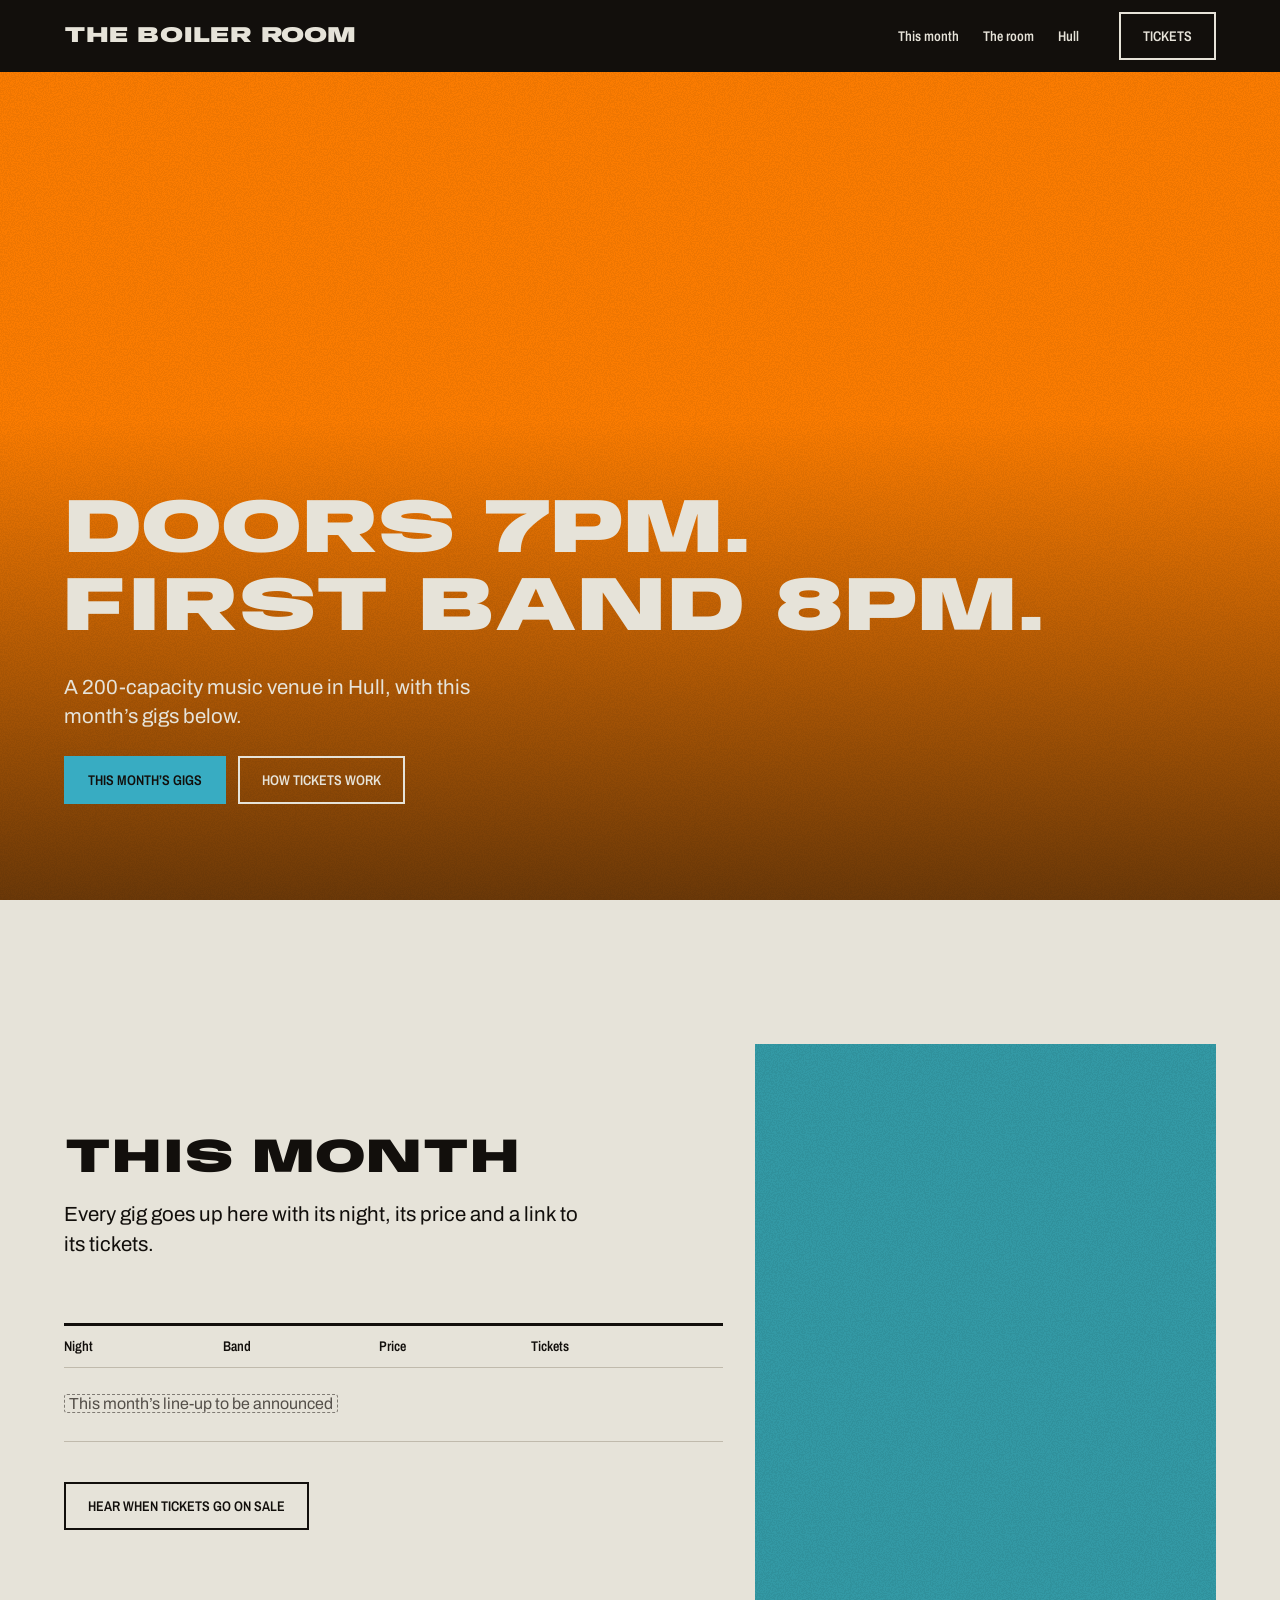
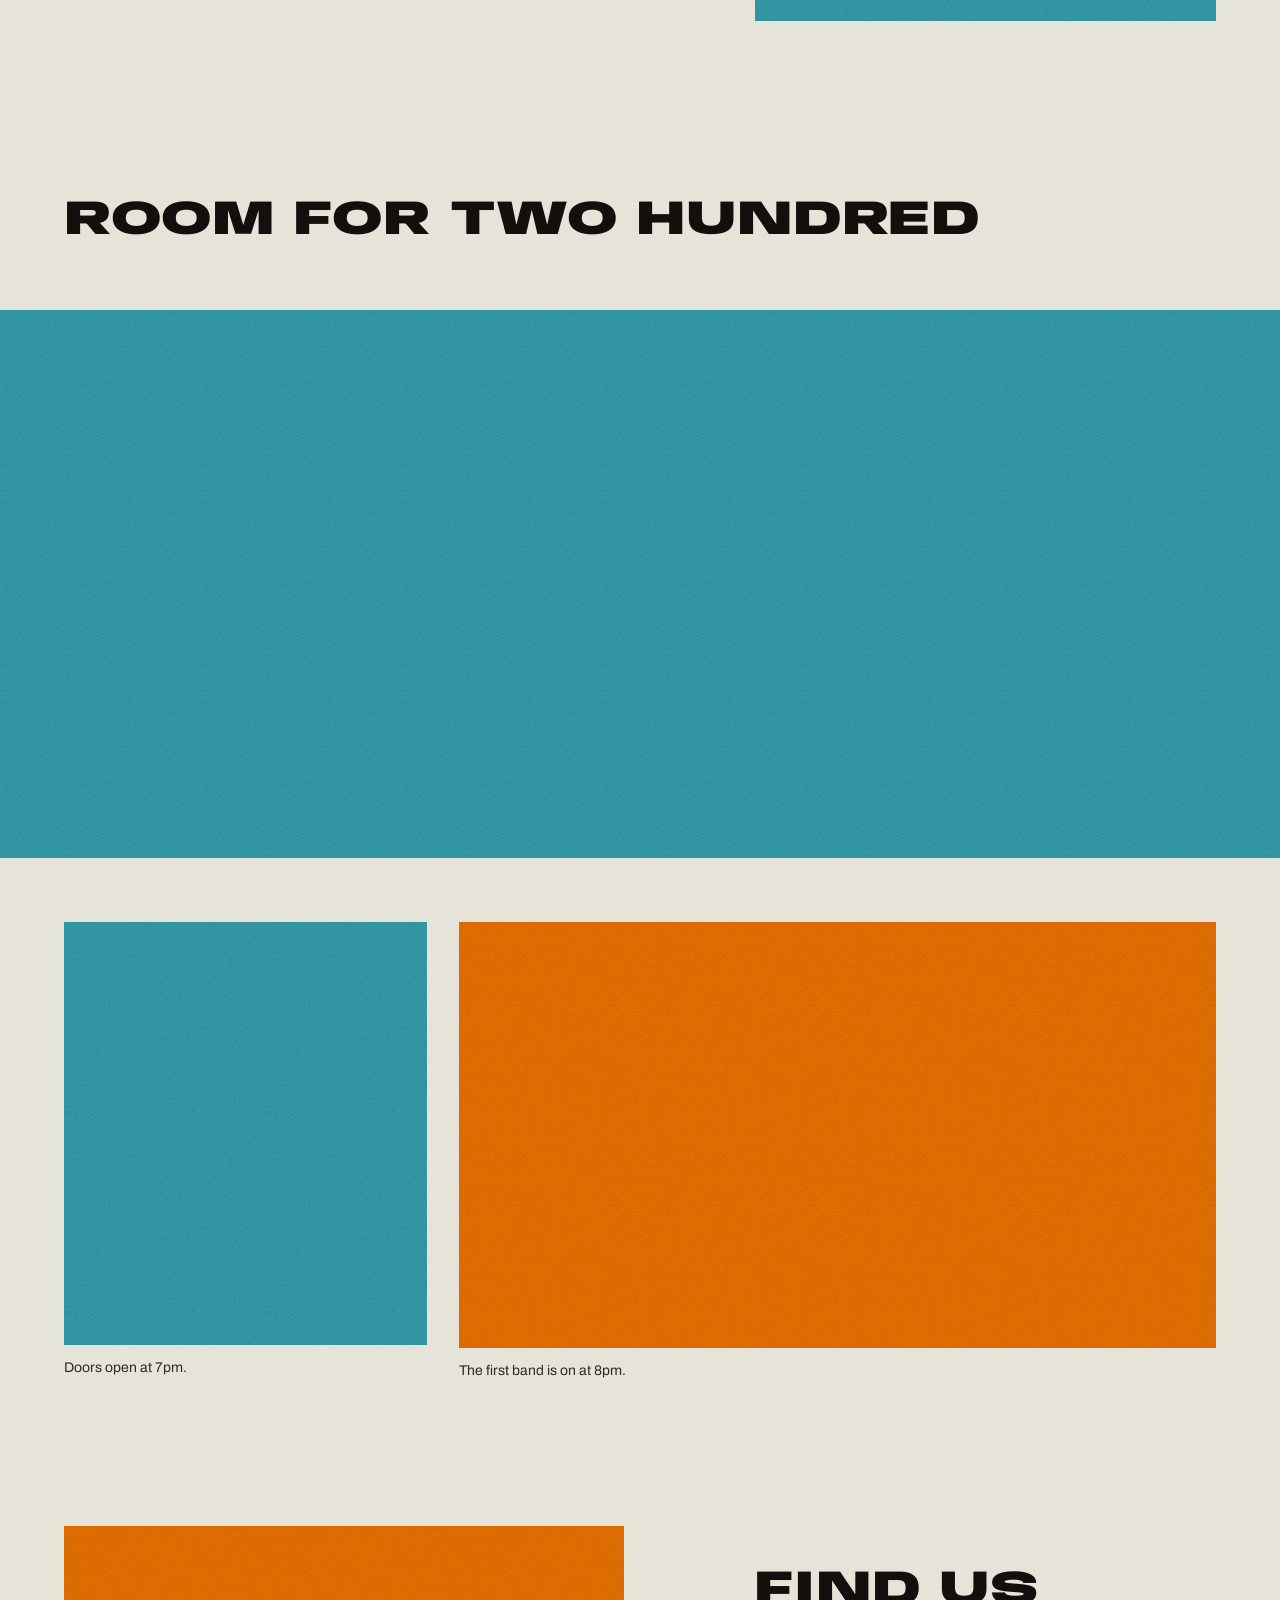
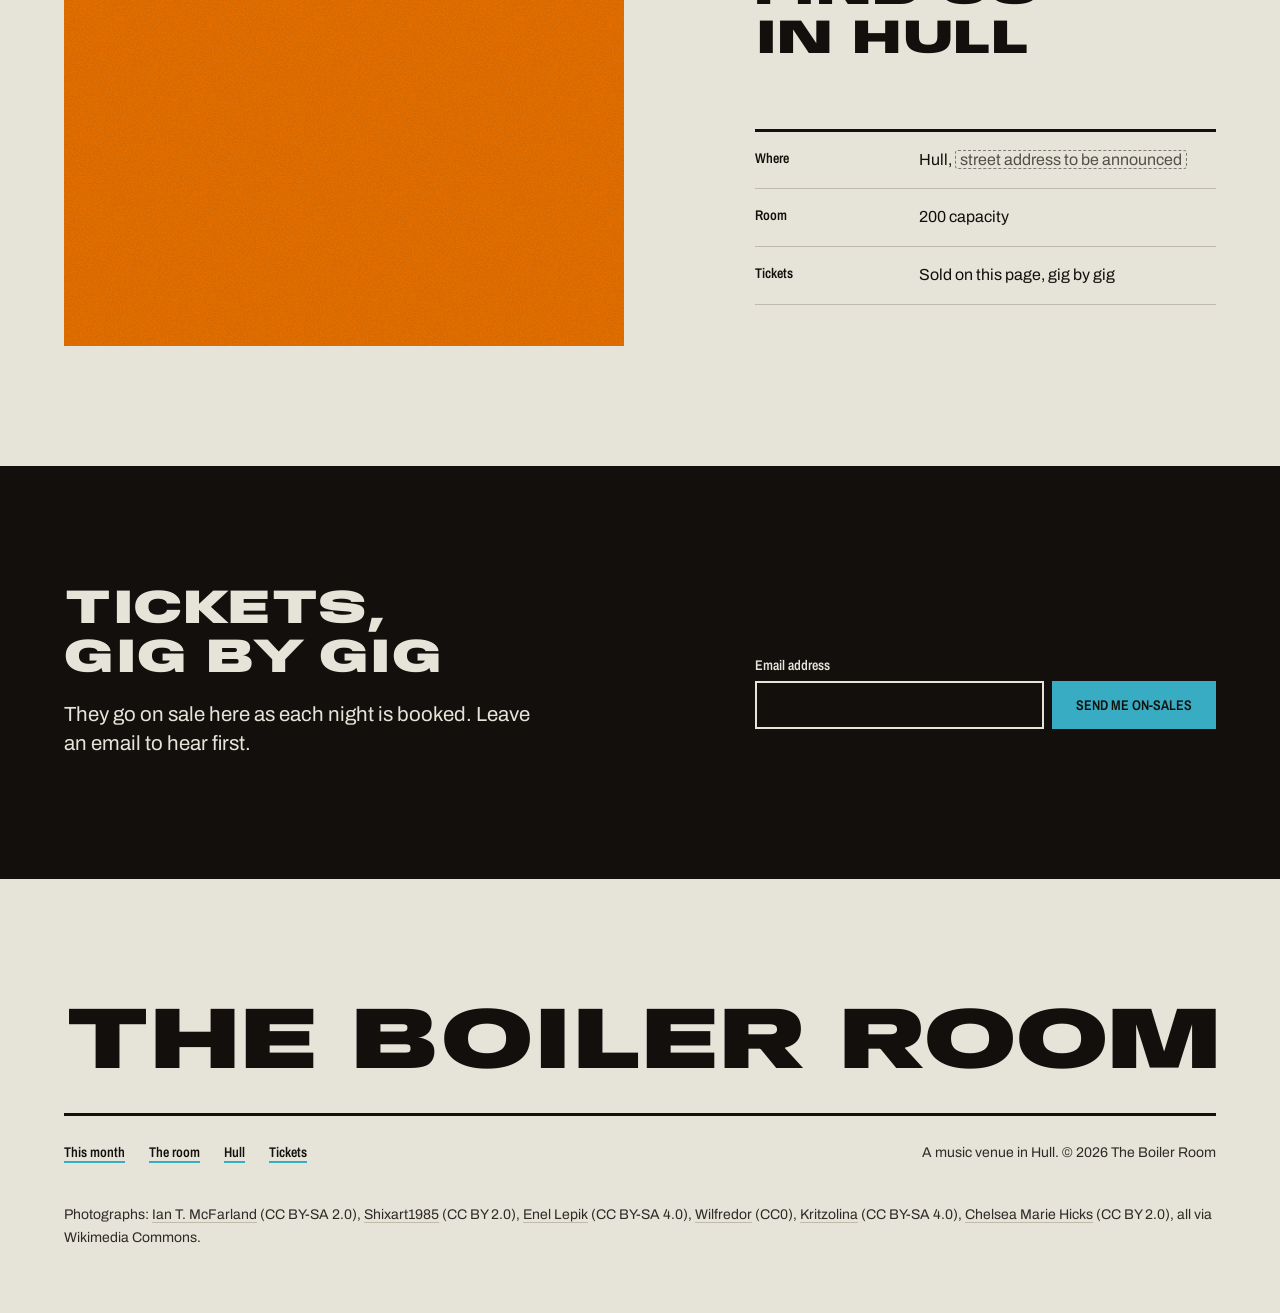
<file: .claude/skills/hallmark/scripts/fixtures/exemplars/playful.html>
<!doctype html>
<html lang="en-GB">
<head>
<meta charset="utf-8">
<meta name="viewport" content="width=device-width, initial-scale=1">
<title>The Boiler Room, Hull: this month’s gigs and tickets</title>
<meta name="description" content="The Boiler Room is a 200-capacity music venue in Hull. Doors 7pm, first band 8pm. This month’s gigs and tickets.">
<link rel="preconnect" href="https://fonts.googleapis.com">
<link rel="preconnect" href="https://fonts.gstatic.com" crossorigin>
<link href="https://fonts.googleapis.com/css2?family=Anybody:wdth,wght@100..150,900&family=Archivo:wght@400;600&family=Archivo+Narrow:wght@600&display=swap" rel="stylesheet">
<style>
/* Hallmark · job: visit · shape: Photographic · genre: playful · theme: Overprint (by request)
 * hero: Poster · nav: slab, the ink bar with the wordmark in stock colour, three links and a knocked-out Tickets outline · footer: mast, the wordmark across the container over the bar rule · imagery: photographs, library 6, mono pulled through one pass each · signature: the bill knocked out of a gig photograph printed in the orange pass · overprint: newsprint
 * axes: light/grotesk-heavy/cool · posture: full-palette · contrast: pass · fold: pass · v2.0.0 */
/* Hallmark · pre-emit critique: P4 H5 E4 S4 R4 V4 · weakest: S, the brief names no acts, so the listing is one honest slot and the photographs and the two times carry the night */
/* Hallmark · hero-review: in-thread · fix · 2 findings · 1 resolved 1 partial (the stage act is a laptop duo; the library holds no band shot with a dark foot, so the handoff asks for the venue's own) · finish-review: in-thread · fix · 1 finding · 1 resolved (the bill's room under the Poster raised to 96px) · gap: the two passes never cross on this page, so the moss shows nowhere */
:root {
  color-scheme: light;
  --space-3xs: 2px; --space-2xs: 4px; --space-xs: 8px; --space-sm: 12px; --space-md: 16px; --space-lg: 24px; --space-xl: 40px; --space-2xl: 64px; --space-3xl: 96px; --space-4xl: 144px;
  --text-xs: 0.8125rem; --text-sm: 0.875rem; --text-md: 1rem; --text-lg: 1.25rem; --text-xl: 1.5625rem; --text-2xl: 1.953rem; --text-3xl: 2.441rem;
  --text-display-s: clamp(2.25rem, 4vw + 0.5rem, 3.75rem); --text-display: clamp(2.75rem, 5vw + 1rem, 5.25rem);
  --text-section: clamp(2rem, 2.5vw + 1rem, 3.5rem); --text-title: clamp(1.25rem, 0.75vw + 0.875rem, 1.625rem); --text-lead: clamp(1.125rem, 0.35vw + 1rem, 1.375rem);
  --ease-out: cubic-bezier(0.16, 1, 0.3, 1); --ease-in: cubic-bezier(0.7, 0, 0.84, 0); --ease-in-out: cubic-bezier(0.65, 0, 0.35, 1);
  --dur-micro: 120ms; --dur-short: 220ms; --dur-long: 420ms;
  --color-error: oklch(52% 0.19 27); --color-success: oklch(50% 0.12 150);
  --container: 1440px; --gutter: 64px; --gap-columns: 32px; --section-gap-s: 120px; --section-gap: 144px; --section-gap-l: 176px;
  --z-base: 1; --z-raised: 10; --z-dropdown: 100; --z-sticky: 200; --z-sticky-nav: 300; --z-modal: 400; --z-toast: 500; --z-tooltip: 600;
  --color-paper: oklch(91.5% 0.014 92); --color-paper-2: oklch(88% 0.017 90); --color-paper-3: oklch(84% 0.02 88);
  --color-ink: oklch(17% 0.008 60); --color-ink-2: oklch(29% 0.01 60); --color-muted: oklch(43% 0.012 70);
  --color-rule: oklch(79% 0.02 85);
  --color-accent: oklch(69% 0.105 213); --color-accent-ink: oklch(17% 0.008 60); --color-focus: oklch(44% 0.1 220);
  --color-accent-2: oklch(72% 0.185 52); --color-accent-2-ink: oklch(17% 0.008 60);
  --color-mix: oklch(40% 0.106 129);
  --blend: multiply; --texture-opacity: 0.05;
  --font-display: "Anybody", ui-sans-serif, sans-serif; --font-body: "Archivo", ui-sans-serif, sans-serif;
  --font-outlier: "Archivo Narrow", ui-sans-serif, sans-serif;
  --radius-card: 0; --radius-pill: 0; --rule-hair: 1px; --rule-bar: 3px;
  --shadow-card: none;
  --tracking-display: -0.01em; --display-stretch: 140%;
}
*, *::before, *::after { box-sizing: border-box; }
html, body { overflow-x: clip; }
html { scrollbar-color: var(--color-muted) var(--color-paper); scroll-padding-top: var(--space-3xl); }
body { margin: 0; background: var(--color-paper); color: var(--color-ink); font-family: var(--font-body); font-size: var(--text-md); line-height: 1.55; -webkit-font-smoothing: antialiased; caret-color: var(--color-accent); }
::selection { background: color-mix(in oklab, var(--color-accent-2) 40%, transparent); }
:focus-visible { outline: 2px solid var(--color-focus); outline-offset: 2px; }
a { color: inherit; text-decoration-thickness: 1px; text-underline-offset: 0.16em; }
h1, h2, h3 { margin: 0; font-family: var(--font-display); font-weight: var(--display-weight, 700); font-synthesis: none; letter-spacing: var(--tracking-display); line-height: 1.05; overflow-wrap: break-word; min-width: 0; text-wrap: balance; }
h1 { max-width: 20ch; font-size: var(--text-display); } h2 { max-width: 30ch; font-size: var(--text-section); } h3 { max-width: 40ch; font-size: var(--text-title); line-height: 1.2; }
.lead { font-size: var(--text-lead); line-height: 1.45; max-width: 52ch; }
p { margin: 0; text-wrap: pretty; }
p:not([class]) { max-width: 65ch; }
img, video { max-width: 100%; height: auto; display: block; }
svg { display: block; }
[hidden] { display: none !important; }
button, input, select, textarea { font: inherit; }
.container { width: 100%; max-width: var(--container); margin-inline: auto; padding-inline: var(--gutter); box-sizing: border-box; }
.num, .figure, td.num { font-variant-numeric: tabular-nums; }
.visually-hidden { position: absolute; width: 1px; height: 1px; overflow: hidden; clip-path: inset(50%); white-space: nowrap; }
[data-slot] { position: relative; overflow: hidden; background: linear-gradient(160deg, var(--color-paper-2, var(--color-paper)), var(--color-paper-3, var(--color-paper))); }
[data-slot] > img { position: absolute; inset: 0; width: 100%; height: 100%; object-fit: cover; z-index: 1; }
[data-slot]:has(> img) > :not(img):not([data-keep]) { display: none !important; }
@media (max-width: 60rem) { :root { --gutter: 24px; --section-gap-s: 80px; --section-gap: 96px; --section-gap-l: 120px; } }
@media (max-width: 40rem) { :root { --gutter: 16px; --section-gap-s: 56px; --section-gap: 72px; --section-gap-l: 96px; --gap-columns: 16px; } }
@media (prefers-reduced-motion: reduce) { *:not(.keep-motion), *:not(.keep-motion)::before, *:not(.keep-motion)::after { animation-duration: 0.01ms !important; animation-iteration-count: 1 !important; transition-duration: 0.01ms !important; scroll-behavior: auto !important; } }
/* photographs: mono con=30 */
[data-slot] > img { filter: grayscale(1) contrast(1.3); }
:root {
  --nav-h: 72px;
  --text-bill: clamp(2.125rem, 6vw, 5.75rem);
  --grain: url("data:image/svg+xml,%3Csvg xmlns='http://www.w3.org/2000/svg' width='200' height='200'%3E%3Cfilter id='g'%3E%3CfeTurbulence type='fractalNoise' baseFrequency='0.85' numOctaves='2' stitchTiles='stitch'/%3E%3CfeColorMatrix values='0 0 0 0 0 0 0 0 0 0 0 0 0 0 0 0 0 0 9 -4'/%3E%3C/filter%3E%3Crect width='100%25' height='100%25' filter='url(%23g)'/%3E%3C/svg%3E");
}

h1, h2, h3 { font-weight: 900; font-stretch: var(--display-stretch); text-transform: uppercase; line-height: 1.02; }

/* the skip link */
.skip { position: absolute; left: var(--space-md); top: calc(-1 * var(--space-3xl)); z-index: var(--z-toast); padding: var(--space-xs) var(--space-md); background: var(--color-ink); color: var(--color-paper); }
.skip:focus-visible { top: var(--space-md); outline-color: var(--color-accent); }

/* controls: the pass-1 fill beside an inset ink outline; the press changes a fill at once */
.btn { display: inline-flex; align-items: center; justify-content: center; min-height: 48px; padding: 0 var(--space-lg); border: 0; border-radius: 0; background: none; font: 600 var(--text-sm)/1 var(--font-outlier); text-transform: uppercase; text-decoration: none; white-space: nowrap; cursor: pointer; }
.btn--primary { background: var(--color-accent); color: var(--color-accent-ink); }
.btn--primary:hover { background: color-mix(in oklab, var(--color-accent) 78%, var(--color-ink)); }
.btn--primary:active { background: color-mix(in oklab, var(--color-accent) 62%, var(--color-ink)); }
.btn--secondary { box-shadow: inset 0 0 0 2px var(--color-ink); color: var(--color-ink); }
.btn--secondary:hover { background: var(--color-ink); color: var(--color-paper); }
.btn--secondary:active { background: var(--color-ink-2); color: var(--color-paper); }
.btn--knock { box-shadow: inset 0 0 0 2px var(--color-paper); color: var(--color-paper); }
.btn--knock:hover { background: var(--color-paper); color: var(--color-ink); }
.btn--knock:active { background: var(--color-paper-3); color: var(--color-ink); }
.btn:focus-visible { outline: 2px solid var(--color-focus); outline-offset: 2px; }
.btn:disabled, .btn[aria-disabled="true"] { opacity: 0.55; cursor: not-allowed; }

/* the two passes: flat fills, multiplied, a photograph pulled through one of them */
.pass-1 { background: var(--color-accent); color: var(--color-accent-ink); mix-blend-mode: var(--blend); }
.pass-2 { background: var(--color-accent-2); color: var(--color-accent-2-ink); mix-blend-mode: var(--blend); }
.pass-1 > img, .pass-2 > img { mix-blend-mode: var(--blend); }
.grain { isolation: isolate; }
.grain::after { content: ""; position: absolute; inset: 0; z-index: 2; pointer-events: none; opacity: var(--texture-opacity); background: var(--grain) 0 0 / 200px; }

/* nav: the slab */
.slab { background: var(--color-ink); color: var(--color-paper); }
.slab__inner { display: flex; align-items: center; justify-content: space-between; gap: var(--space-lg); min-height: var(--nav-h); }
.wordmark { font: 900 1.375rem/1 var(--font-display); font-stretch: var(--display-stretch); text-transform: uppercase; letter-spacing: var(--tracking-display); color: var(--color-paper); text-decoration: none; white-space: nowrap; }
.slab__nav { display: flex; align-items: center; gap: var(--space-xl); }
.slab__links { display: flex; gap: var(--space-lg); margin: 0; padding: 0; list-style: none; }
.slab__links a { font: 600 var(--text-sm)/1 var(--font-outlier); color: var(--color-paper); text-decoration: underline; text-decoration-color: transparent; text-decoration-thickness: 2px; text-underline-offset: 0.35em; white-space: nowrap; }
.slab__links a:hover { text-decoration-color: var(--color-accent); }
.slab :focus-visible, .hero :focus-visible, .wordmark:focus-visible { outline: 2px solid var(--color-accent); outline-offset: 3px; }

/* hero: Poster, the bill knocked out to the stock over the photograph's darkest third */
.hero { position: relative; isolation: isolate; display: grid; align-items: end; min-height: calc(100dvh - var(--nav-h)); background: var(--color-ink); color: var(--color-paper); }
.hero__photo { position: absolute; inset: 0; margin: 0; z-index: 0; mix-blend-mode: normal; }
.hero__photo > img { object-position: 50% 40%; }
.hero__scrim { position: absolute; inset: 0; z-index: 1; pointer-events: none; background: linear-gradient(to top, color-mix(in oklab, var(--color-ink) 62%, transparent), transparent 58%); }
.hero__inner { position: relative; z-index: 3; display: grid; justify-items: start; gap: var(--space-lg); padding-block: var(--space-3xl); }
.hero__head { max-width: none; font-size: var(--text-bill); color: var(--color-paper); }
.hero__lead { max-width: 34ch; color: var(--color-paper); }
.hero__actions { display: flex; flex-wrap: wrap; gap: var(--space-sm); }

/* photographs: square, no frame, each printed through one pass */
.photo { position: relative; margin: 0; }
.photo--tall { aspect-ratio: 4 / 5; }
.photo--wide { aspect-ratio: 21 / 9; width: 100%; }
.photo--hull { aspect-ratio: 4 / 3; }
.caption { margin-top: var(--space-sm); font-size: var(--text-sm); color: var(--color-ink-2); }
.fill { padding: 0 0.25em; border: 1px dashed color-mix(in oklch, var(--color-muted) 70%, transparent); border-radius: 3px; color: var(--color-muted); -webkit-box-decoration-break: clone; box-decoration-break: clone; }

/* this month: the listing beside a photograph in the teal pass */
.listing { padding-top: var(--section-gap); }
.listing__grid { display: grid; grid-template-columns: repeat(12, minmax(0, 1fr)); column-gap: var(--gap-columns); align-items: center; }
.listing__text { grid-column: 1 / 8; display: grid; justify-items: start; }
.listing__text .lead { margin-top: var(--space-md); max-width: 44ch; }
.listing__shot { grid-column: 8 / 13; margin: 0; }
.bill { width: 100%; margin-block: var(--space-2xl) var(--space-xl); border-collapse: collapse; border-top: var(--rule-bar) solid var(--color-ink); font-variant-numeric: tabular-nums; }
.bill th { padding: var(--space-sm) var(--space-md) var(--space-sm) 0; border-bottom: var(--rule-hair) solid var(--color-rule); font: 600 var(--text-sm)/1.2 var(--font-outlier); text-align: left; white-space: nowrap; }
.bill td { padding: var(--space-lg) 0; border-bottom: var(--rule-hair) solid var(--color-rule); }

/* the room: the stage before doors, full bleed, then the night in two */
.room { padding-top: var(--section-gap-l); }
.room h2 { margin-bottom: var(--space-2xl); }
.room__pair { display: grid; grid-template-columns: repeat(12, minmax(0, 1fr)); column-gap: var(--gap-columns); margin-top: var(--space-2xl); }
.room__shot { margin: 0; }
.room__shot--doors { grid-column: 1 / 5; }
.room__shot--doors .photo { aspect-ratio: 6 / 7; }
.room__shot--band { grid-column: 5 / 13; }
.room__shot--band .photo { aspect-ratio: 16 / 9; }

/* hull: the photograph on the other side, the facts as a list under the bar rule */
.hull { padding-block: var(--section-gap) var(--section-gap-s); }
.hull__grid { display: grid; grid-template-columns: repeat(12, minmax(0, 1fr)); column-gap: var(--gap-columns); align-items: center; }
.hull__grid > .photo { grid-column: 1 / 7; }
.hull__text { grid-column: 8 / 13; }
.facts { margin: var(--space-2xl) 0 0; border-top: var(--rule-bar) solid var(--color-ink); }
.facts > div { display: grid; grid-template-columns: minmax(0, 1fr) minmax(0, 2fr); gap: var(--space-md); padding-block: var(--space-md); border-bottom: var(--rule-hair) solid var(--color-rule); }
.facts dt { font: 600 var(--text-sm)/1.5 var(--font-outlier); }
.facts dd { margin: 0; }

/* tickets: the ink band, stock type, the on-sale field */
.tickets { padding-block: var(--section-gap-s); background: var(--color-ink); color: var(--color-paper); }
.tickets__grid { display: grid; grid-template-columns: repeat(12, minmax(0, 1fr)); column-gap: var(--gap-columns); align-items: end; }
.tickets__text { grid-column: 1 / 8; }
.tickets__text .lead { margin-top: var(--space-md); max-width: 40ch; }
.onsale { grid-column: 8 / 13; }
.onsale label { display: block; margin-bottom: var(--space-xs); font: 600 var(--text-sm)/1.2 var(--font-outlier); }
.onsale__row { display: flex; gap: var(--space-xs); }
.onsale input { flex: 1; min-width: 0; min-height: 48px; padding: 0 var(--space-md); border: 0; border-radius: 0; background: var(--color-ink); color: var(--color-paper); box-shadow: inset 0 0 0 2px var(--color-paper); font: 400 var(--text-md) var(--font-body); outline: 2px solid transparent; outline-offset: 2px; }
.onsale input:focus-visible { outline-color: var(--color-accent); }
.onsale input[aria-invalid] { box-shadow: inset 0 0 0 2px var(--color-error); }
.onsale__help { min-height: 1lh; margin-top: var(--space-xs); font-size: var(--text-sm); color: var(--color-paper-3); }
.tickets :focus-visible { outline-color: var(--color-accent); }

/* footer: the mast */
.mast { padding-block: var(--section-gap-s) var(--space-2xl); }
.mast__word { margin: 0; font: 900 clamp(1.5rem, 6.85vw, 6.15rem)/1.02 var(--font-display); font-stretch: var(--display-stretch); text-transform: uppercase; letter-spacing: var(--tracking-display); white-space: nowrap; }
.mast__row { display: flex; flex-wrap: wrap; align-items: baseline; justify-content: space-between; gap: var(--space-lg); margin-top: var(--space-lg); padding-top: var(--space-lg); border-top: var(--rule-bar) solid var(--color-ink); }
.mast__links { display: flex; flex-wrap: wrap; gap: var(--space-lg); margin: 0; padding: 0; list-style: none; }
.mast__links a { font: 600 var(--text-sm)/1.2 var(--font-outlier); text-decoration: underline; text-decoration-color: var(--color-accent); text-decoration-thickness: 2px; text-underline-offset: 0.3em; }
.mast__links a:hover { text-decoration-color: var(--color-ink); }
.mast__note { margin: 0; font-size: var(--text-sm); color: var(--color-ink-2); }
.mast__credits { max-width: none; margin: var(--space-xl) 0 0; font-size: var(--text-sm); line-height: 1.6; color: var(--color-ink-2); }
.mast__credits span { white-space: nowrap; }
.mast__credits a { color: inherit; text-decoration: underline; text-decoration-color: var(--color-rule); text-decoration-thickness: 1px; text-underline-offset: 0.2em; }
.mast__credits a:hover { text-decoration-color: var(--color-ink); }

@media (max-width: 60rem) {
  .slab__links { display: none; }
  .hero { min-height: calc(92dvh - var(--nav-h)); }
  .listing__text, .listing__shot, .hull__grid > .photo, .hull__text, .tickets__text, .onsale { grid-column: 1 / -1; }
  .listing__shot, .hull__text, .onsale { margin-top: var(--space-2xl); }
  .room__shot--doors, .room__shot--band { grid-column: 1 / -1; }
  .room__shot--band { margin-top: var(--space-xl); }
}
@media (max-width: 40rem) {
  .wordmark { font-size: 1.0625rem; }
  .slab__nav { gap: var(--space-md); }
  .hero__inner { padding-block: var(--space-2xl) var(--space-xl); }
  .bill th:nth-child(n+3) { display: none; }
  .onsale__row { flex-direction: column; }
}
</style>
</head>
<body>
<a class="skip" href="#main">Skip to content</a>

<header class="slab">
  <div class="container slab__inner">
    <a class="wordmark" href="#main" aria-label="The Boiler Room, home">The Boiler Room</a>
    <nav class="slab__nav" aria-label="Main">
      <ul class="slab__links">
        <li><a href="#this-month">This month</a></li>
        <li><a href="#the-room">The room</a></li>
        <li><a href="#hull">Hull</a></li>
      </ul>
      <a class="btn btn--knock" href="#tickets">Tickets</a>
    </nav>
  </div>
</header>

<main id="main">
  <section class="hero" aria-labelledby="hero-head">
    <figure class="hero__photo pass-2 grain" data-slot="hero" data-alt="A gig night at the Boiler Room: the crowd from behind, hands up, the stage lit, with a dark lower half for the bill">
      <img src="https://upload.wikimedia.org/wikipedia/commons/thumb/d/d1/Lights_%282011-04-24_by_Ian_T._McFarland%29.jpg/1280px-Lights_%282011-04-24_by_Ian_T._McFarland%29.jpg" width="3198" height="2555" fetchpriority="high" alt="Two guitarists in silhouette on a small stage, lit through smoke" style="object-position: 55% 40%">
    </figure>
    <div class="hero__scrim" aria-hidden="true"></div>
    <div class="container hero__inner">
      <h1 id="hero-head" class="hero__head">Doors&nbsp;7pm.<br>First&nbsp;band 8pm.</h1>
      <p class="lead hero__lead">A 200-capacity music venue in Hull, with this month’s gigs below.</p>
      <div class="hero__actions">
        <a class="btn btn--primary" href="#this-month">This month’s gigs</a>
        <a class="btn btn--knock" href="#tickets">How tickets work</a>
      </div>
    </div>
  </section>

  <section id="this-month" class="listing" aria-labelledby="month-head">
    <div class="container listing__grid">
      <div class="listing__text">
        <h2 id="month-head">This month</h2>
        <p class="lead">Every gig goes up here with its night, its price and a link to its tickets.</p>
        <table class="bill">
          <caption class="visually-hidden">Gigs at the Boiler Room this month</caption>
          <thead>
            <tr><th scope="col">Night</th><th scope="col">Band</th><th scope="col">Price</th><th scope="col">Tickets</th></tr>
          </thead>
          <tbody>
            <tr><td colspan="4"><span class="fill" data-fill="line-up">This month’s line-up to be announced</span></td></tr>
          </tbody>
        </table>
        <a class="btn btn--secondary" href="#tickets">Hear when tickets go on sale</a>
      </div>
      <figure class="listing__shot">
        <div class="photo photo--tall pass-1 grain" data-slot="month" data-alt="A gig at the Boiler Room from the floor: a fan with both arms up, the band behind in the stage haze">
          <img src="https://upload.wikimedia.org/wikipedia/commons/thumb/f/f6/Energetic_guitarist_performs_on_stage_during_a_lively_music_festival_at_night%2C_surrounded_by_vibrant_lights_and_excited_fans.jpg/1280px-Energetic_guitarist_performs_on_stage_during_a_lively_music_festival_at_night%2C_surrounded_by_vibrant_lights_and_excited_fans.jpg" width="2300" height="1530" loading="lazy" alt="A long-haired guitarist playing under the stage lights in haze" style="object-position: 45% 55%">
        </div>
      </figure>
    </div>
  </section>

  <section id="the-room" class="room" aria-labelledby="room-head">
    <div class="container">
      <h2 id="room-head">Room for two hundred</h2>
    </div>
    <div class="photo photo--wide pass-1 grain" data-slot="room" data-alt="The Boiler Room before doors: the stage, the drum kit and the microphone, wide, from the floor">
      <img src="https://upload.wikimedia.org/wikipedia/commons/thumb/2/2f/Ansambel_SkaMeika%C2%B4.jpg/1280px-Ansambel_SkaMeika%C2%B4.jpg" width="5760" height="2880" loading="lazy" alt="The shadows of a band, horns and all, thrown on a lit screen behind the stage" style="object-position: 50% 55%">
    </div>
    <div class="container room__pair">
      <figure class="room__shot room__shot--doors">
        <div class="photo pass-1 grain" data-slot="doors" data-alt="People coming in at the Boiler Room as the doors open">
          <img src="https://upload.wikimedia.org/wikipedia/commons/thumb/e/e0/Man_playing_an_acoustic_brazilian_guitar_%28Viol%C3%A3o%29_on_Marco_Zero_Square%2C_Refice%2C_Pernambuco%2C_Brazil.jpg/1280px-Man_playing_an_acoustic_brazilian_guitar_%28Viol%C3%A3o%29_on_Marco_Zero_Square%2C_Refice%2C_Pernambuco%2C_Brazil.jpg" width="1920" height="1280" loading="lazy" alt="A weathered hand picking the strings of a resonator guitar" style="object-position: 30% 45%">
        </div>
        <figcaption class="caption">Doors open at 7pm.</figcaption>
      </figure>
      <figure class="room__shot room__shot--band">
        <div class="photo pass-2 grain" data-slot="band" data-alt="The first band of the night on the Boiler Room stage">
          <img src="https://upload.wikimedia.org/wikipedia/commons/thumb/4/4f/Kratzen_at_Puch_Open_Air_2024_02.jpg/1280px-Kratzen_at_Puch_Open_Air_2024_02.jpg" width="5472" height="3648" loading="lazy" alt="A bass player and a keyboard player on stage under the lights" style="object-position: 50% 40%">
        </div>
        <figcaption class="caption">The first band is on at 8pm.</figcaption>
      </figure>
    </div>
  </section>

  <section id="hull" class="hull" aria-labelledby="hull-head">
    <div class="container hull__grid">
      <div class="photo photo--hull pass-2 grain" data-slot="bar" data-alt="The Boiler Room on a gig night, the bar and the room from inside">
        <img src="https://upload.wikimedia.org/wikipedia/commons/thumb/5/51/Cure_cocktail_bar_New_Orleans_2011.jpg/1280px-Cure_cocktail_bar_New_Orleans_2011.jpg" width="4752" height="3168" loading="lazy" alt="A dim bar with lit shelves of bottles and a bartender at work" style="object-position: 25% 35%">
      </div>
      <div class="hull__text">
        <h2 id="hull-head">Find us in Hull</h2>
        <dl class="facts">
          <div><dt>Where</dt><dd>Hull, <span class="fill" data-fill="address">street address to be announced</span></dd></div>
          <div><dt>Room</dt><dd>200 capacity</dd></div>
          <div><dt>Tickets</dt><dd>Sold on this page, gig by gig</dd></div>
        </dl>
      </div>
    </div>
  </section>

  <section id="tickets" class="tickets" aria-labelledby="tickets-head">
    <div class="container tickets__grid">
      <div class="tickets__text">
        <h2 id="tickets-head">Tickets, gig by gig</h2>
        <p class="lead">They go on sale here as each night is booked. Leave an email to hear first.</p>
      </div>
      <form class="onsale" data-endpoint="" novalidate>
        <label for="onsale-email">Email address</label>
        <div class="onsale__row">
          <input id="onsale-email" name="email" type="email" inputmode="email" autocomplete="email" required>
          <button class="btn btn--primary" type="submit">Send me on-sales</button>
        </div>
        <p class="onsale__help" id="onsale-help" aria-live="polite"></p>
      </form>
    </div>
  </section>
</main>

<footer class="mast">
  <div class="container">
    <p class="mast__word">The Boiler Room</p>
    <div class="mast__row">
      <nav aria-label="Footer">
        <ul class="mast__links">
          <li><a href="#this-month">This month</a></li>
          <li><a href="#the-room">The room</a></li>
          <li><a href="#hull">Hull</a></li>
          <li><a href="#tickets">Tickets</a></li>
        </ul>
      </nav>
      <p class="mast__note">A music venue in Hull. © 2026 The Boiler Room</p>
    </div>
    <p class="mast__credits" data-credits>Photographs: <a href="https://commons.wikimedia.org/wiki/File:Lights_(2011-04-24_by_Ian_T._McFarland).jpg">Ian T. McFarland</a> <span>(CC BY-SA 2.0)</span>, <a href="https://commons.wikimedia.org/wiki/File:Energetic_guitarist_performs_on_stage_during_a_lively_music_festival_at_night,_surrounded_by_vibrant_lights_and_excited_fans.jpg">Shixart1985</a> <span>(CC BY 2.0)</span>, <a href="https://commons.wikimedia.org/wiki/File:Ansambel_SkaMeika%C2%B4.jpg">Enel Lepik</a> <span>(CC BY-SA 4.0)</span>, <a href="https://commons.wikimedia.org/wiki/File:Man_playing_an_acoustic_brazilian_guitar_(Viol%C3%A3o)_on_Marco_Zero_Square,_Refice,_Pernambuco,_Brazil.jpg">Wilfredor</a> <span>(CC0)</span>, <a href="https://commons.wikimedia.org/wiki/File:Kratzen_at_Puch_Open_Air_2024_02.jpg">Kritzolina</a> <span>(CC BY-SA 4.0)</span>, <a href="https://commons.wikimedia.org/wiki/File:Cure_cocktail_bar_New_Orleans_2011.jpg">Chelsea Marie Hicks</a> <span>(CC BY 2.0)</span>, all via Wikimedia Commons.</p>
  </div>
</footer>

<script>
document.querySelectorAll('form[data-endpoint]').forEach((form) => {
  const input = form.querySelector('input'), help = form.querySelector('[aria-live]');
  form.addEventListener('submit', (e) => {
    e.preventDefault();
    const ok = input.checkValidity();
    input.toggleAttribute('aria-invalid', !ok);
    if (!ok) { input.setAttribute('aria-describedby', help.id); help.textContent = 'That address looks incomplete. Write it as name@example.com.'; input.focus(); return; }
    if (!form.dataset.endpoint) { help.textContent = 'Nothing was sent: this form is not connected yet.'; return; }
    fetch(form.dataset.endpoint, { method: 'POST', body: new FormData(form) })
      .then((r) => { help.textContent = r.ok ? 'Thanks. On-sales go to ' + input.value.trim() + '.' : 'That did not go through. Try again in a minute.'; })
      .catch(() => { help.textContent = 'That did not go through. Try again in a minute.'; });
  });
});
window.hallmarkSlots = (m) => { for (const [k, v] of Object.entries(m)) { const s = document.querySelector(`[data-slot="${k}"]`); if (!s) continue; const im = new Image(); im.src = typeof v === 'string' ? v : v.src; im.alt = (typeof v === 'object' && v.alt) || s.dataset.alt || ''; s.querySelectorAll(':scope > img').forEach((o) => o.remove()); s.prepend(im); } };
document.querySelectorAll('[data-slot] > img').forEach((i) => { if (i.complete && !i.naturalWidth) i.remove(); else i.addEventListener('error', () => i.remove(), { once: true }); });
</script>
</body>
</html>
</file>
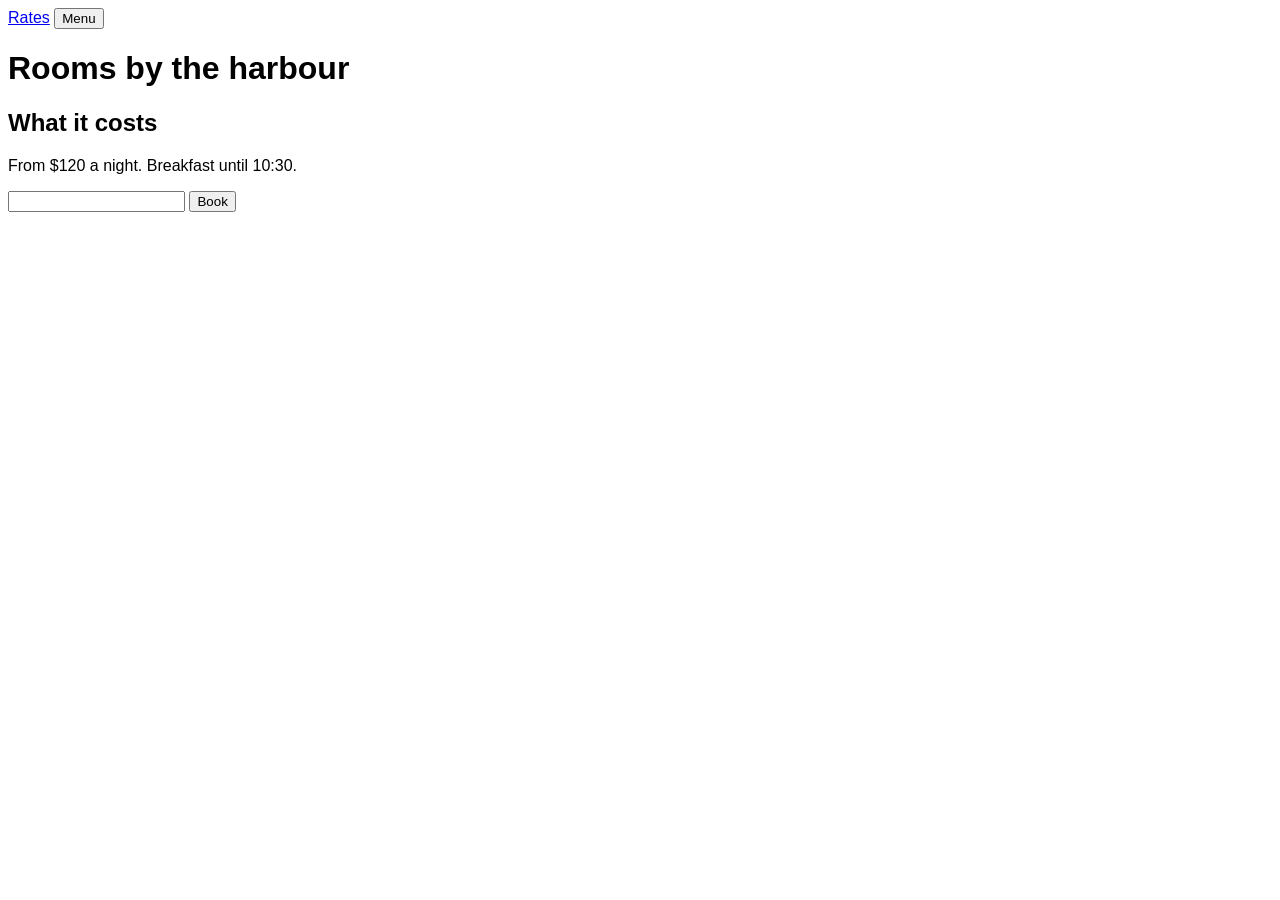
<file: .claude/skills/hallmark/scripts/fixtures/kept/after.html>
<!doctype html>
<html lang="en">
<head>
<meta charset="utf-8">
<meta name="viewport" content="width=device-width, initial-scale=1">
<title>Kept fixture, the page after</title>
<meta name="description" content="A careless redesign: one link, one field, one handler, one test hook and one script hook are gone, and one heading is reworded.">
<style>
/* Hallmark · shape: fixture · genre: editorial · theme: fixture (by request) · redesign: full */
/* Hallmark · dropped mailto:desk@example.com · the desk address is retired and the form replaces it */
body { font-family: sans-serif; }
</style>
</head>
<body>
<nav id="site-nav"><a href="#rates">Rates</a> <button id="menu-button" type="button">Menu</button></nav>
<h1>Rooms by the harbour</h1>
<h2 id="rates">What it costs</h2>
<p>From $120 a night. Breakfast until 10:30.</p>
<form action="https://example.com/api/book" method="post">
  <input name="email" type="email">
  <button type="submit">Book</button>
</form>
<script>
document.getElementById('nav-toggle').addEventListener('click', function () { document.querySelector('#site-nav').classList.toggle('is-open'); });
</script>
</body>
</html>
</file>
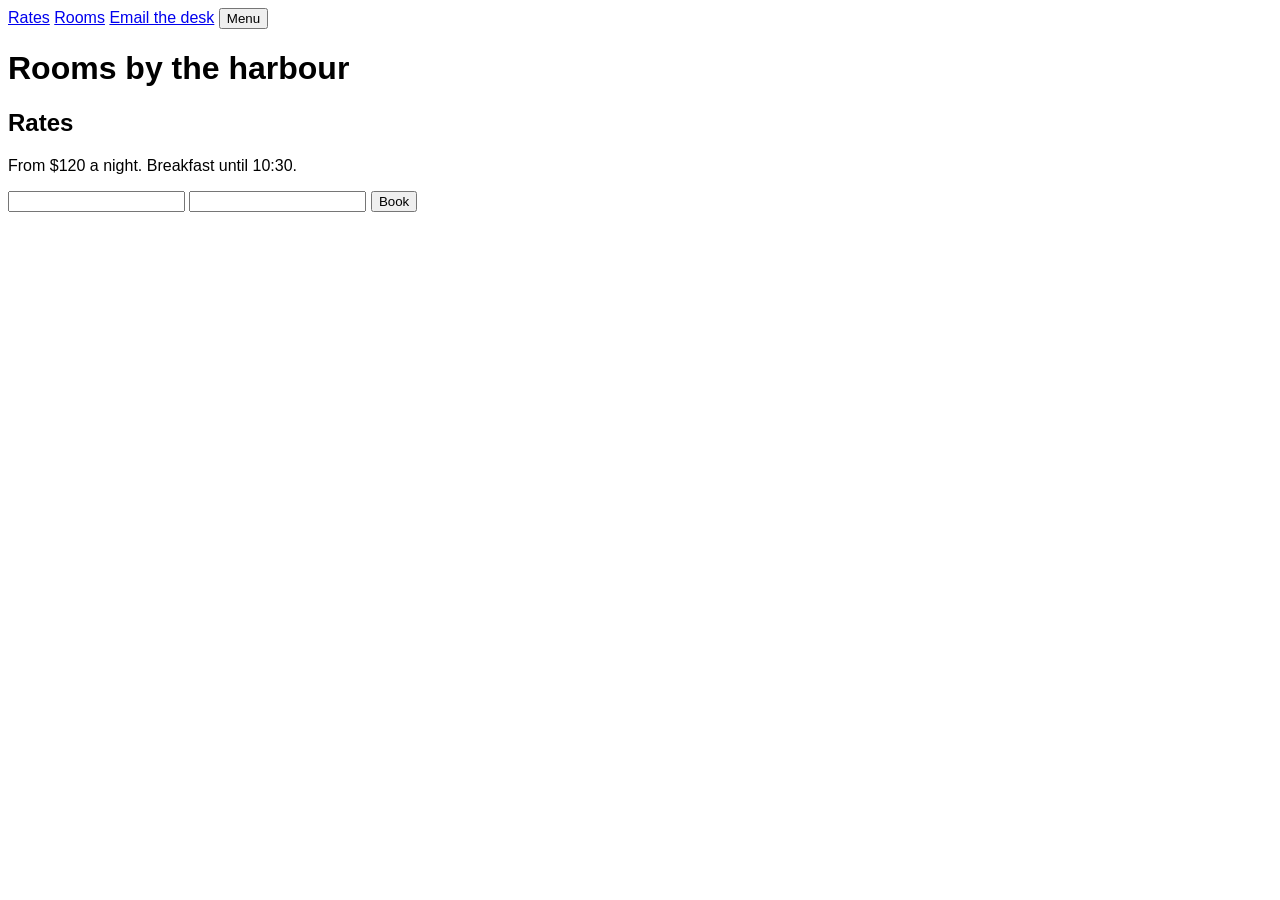
<file: .claude/skills/hallmark/scripts/fixtures/kept/before.html>
<!doctype html>
<html lang="en">
<head>
<meta charset="utf-8">
<meta name="viewport" content="width=device-width, initial-scale=1">
<title>Kept fixture, the page before</title>
<meta name="description" content="The page a redesign starts from; after.html drops one of everything the record holds.">
<style>
body { font-family: sans-serif; }
</style>
</head>
<body>
<nav id="site-nav"><a href="#rates">Rates</a> <a href="rooms.html">Rooms</a> <a href="mailto:desk@example.com">Email the desk</a> <button id="nav-toggle" type="button">Menu</button></nav>
<h1>Rooms by the harbour</h1>
<h2 id="rates">Rates</h2>
<p>From $120 a night. Breakfast until 10:30.</p>
<form action="https://example.com/api/book" method="post">
  <input name="email" type="email">
  <input name="nights" type="number">
  <button type="submit" onclick="track('book')" data-testid="book-button">Book</button>
</form>
<script>
document.getElementById('nav-toggle').addEventListener('click', function () { document.querySelector('#site-nav').classList.toggle('is-open'); });
</script>
</body>
</html>
</file>
